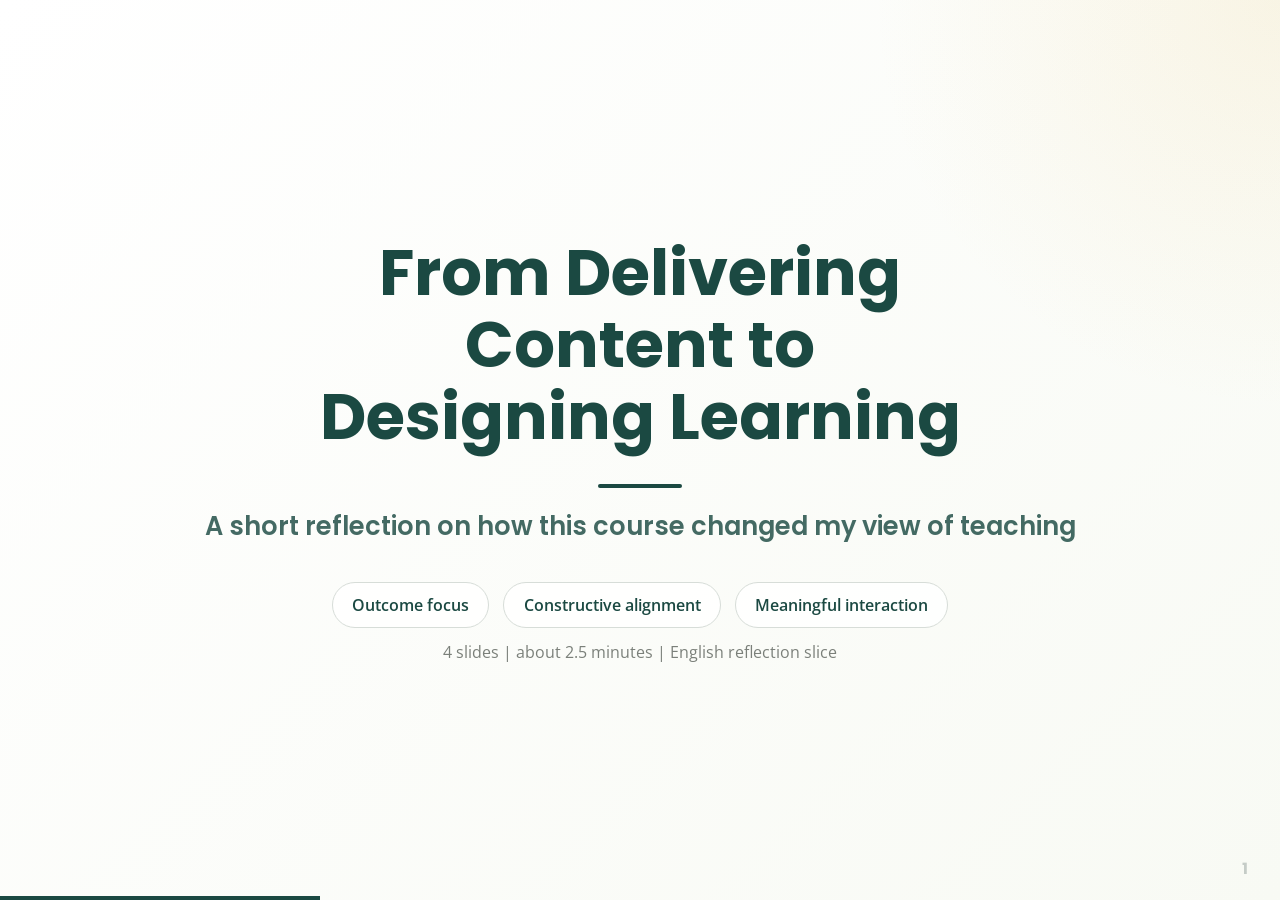
<file: reflection_slice.html>
<!DOCTYPE html>
<html lang="en">
<head>
<meta charset="UTF-8">
<meta name="viewport" content="width=device-width, initial-scale=1.0">
<title>Reflection Slice - Teaching Reflection Slides</title>
<style>
@import url('https://fonts.googleapis.com/css2?family=Open+Sans:wght@400;600;700&family=Poppins:wght@600;700;800&display=swap');

:root {
  --color-primary: #1B4942;
  --color-text: #1A1A2E;
  --color-bg: #FFFFFF;
  --color-bg-alt: #F8FAF4;
  --color-accent-light: #E8F0ED;
  --color-soft: #D7E7E2;
  --color-warm: #D97A54;
  --color-gold: #E9C46A;
  --color-border: #D7DDD8;
  --font-heading: 'Poppins', sans-serif;
  --font-body: 'Open Sans', sans-serif;
}

* {
  margin: 0;
  padding: 0;
  box-sizing: border-box;
}

body {
  font-family: var(--font-body);
  color: var(--color-text);
  background: #000;
  overflow: hidden;
}

.slide {
  width: 100vw;
  height: 100vh;
  display: none;
  flex-direction: column;
  justify-content: center;
  padding: 5vh 10vw;
  background:
    radial-gradient(circle at top right, rgba(233, 196, 106, 0.14), transparent 26%),
    linear-gradient(135deg, var(--color-bg) 0%, var(--color-bg-alt) 100%);
  position: absolute;
  top: 0;
  left: 0;
  opacity: 0;
  transition: opacity 0.35s ease;
}

.slide.active {
  display: flex;
  opacity: 1;
}

.title-slide,
.closing-slide {
  align-items: center;
  text-align: center;
}

.slide-title {
  font-family: var(--font-heading);
  font-size: clamp(2.4rem, 4.2vw, 3.6rem);
  font-weight: 700;
  line-height: 1.12;
  color: var(--color-primary);
  margin-bottom: 1rem;
  max-width: 14ch;
}

.title-slide .slide-title {
  font-size: clamp(2.8rem, 5vw, 4rem);
  max-width: 16ch;
}

.slide-subtitle {
  font-family: var(--font-heading);
  font-size: clamp(1.35rem, 2vw, 1.9rem);
  font-weight: 600;
  color: rgba(27, 73, 66, 0.82);
  margin-bottom: 1rem;
}

.slide-body,
.bullet-list li,
.note-card,
.action-card,
.compare-card,
.quote-box,
.term-card {
  font-size: clamp(1.25rem, 1.8vw, 1.55rem);
  line-height: 1.65;
}

.meta-line {
  font-size: clamp(1rem, 1.2vw, 1.15rem);
  color: #7B807A;
  margin-top: 0.8rem;
}

.title-bar {
  width: 84px;
  height: 4px;
  border-radius: 999px;
  background: var(--color-primary);
  margin: 1rem 0 1.2rem;
}

.rubric-tag {
  display: inline-block;
  font-family: var(--font-heading);
  font-size: 0.78rem;
  font-weight: 700;
  letter-spacing: 0.04em;
  color: #fff;
  padding: 4px 10px;
  border-radius: 4px;
  margin-right: 0.45rem;
  vertical-align: middle;
}

.rubric-tag.content { background: #2A9D8F; }
.rubric-tag.visual { background: #264653; }
.rubric-tag.delivery { background: var(--color-warm); }

.chips {
  display: flex;
  gap: 0.9rem;
  flex-wrap: wrap;
  justify-content: center;
  margin-top: 1.2rem;
}

.chip {
  background: rgba(255, 255, 255, 0.9);
  border: 1px solid var(--color-border);
  border-radius: 999px;
  padding: 0.7rem 1.2rem;
  font-size: clamp(1rem, 1.2vw, 1.15rem);
  font-weight: 600;
  color: var(--color-primary);
}

.two-col {
  display: grid;
  grid-template-columns: 1fr 1fr;
  gap: 1.2rem;
  margin: 1rem 0;
}

.compare-card,
.note-card,
.action-card,
.term-card,
.quote-box {
  background: rgba(255, 255, 255, 0.78);
  border: 1px solid var(--color-border);
  border-radius: 16px;
  padding: 1.2rem 1.35rem;
  box-shadow: 0 10px 28px rgba(17, 24, 39, 0.06);
}

.compare-card {
  min-height: 100%;
}

.compare-card h3,
.note-card h3,
.action-card h3,
.term-card h3 {
  font-family: var(--font-heading);
  font-size: clamp(1.2rem, 1.7vw, 1.55rem);
  color: var(--color-primary);
  margin-bottom: 0.55rem;
}

.compare-card.before {
  border-top: 5px solid #9DAAA2;
}

.compare-card.after {
  border-top: 5px solid var(--color-primary);
}

.bullet-list {
  list-style: none;
  margin: 0.75rem 0 0;
}

.bullet-list li {
  position: relative;
  padding-left: 1.5rem;
  margin-bottom: 0.6rem;
}

.bullet-list li::before {
  content: '';
  width: 0.48rem;
  height: 0.48rem;
  border-radius: 50%;
  background: var(--color-primary);
  position: absolute;
  left: 0;
  top: 0.72em;
  transform: translateY(-50%);
}

.quote-box {
  margin-top: 1rem;
  background: var(--color-accent-light);
  border-left: 6px solid var(--color-primary);
}

.quote-box strong {
  color: var(--color-primary);
}

.alignment-strip {
  display: grid;
  grid-template-columns: repeat(3, 1fr);
  gap: 0.9rem;
  margin: 1rem 0;
}

.term-card {
  text-align: center;
  background: linear-gradient(180deg, #FFFFFF 0%, #F4F8F6 100%);
}

.term-card .term {
  font-family: var(--font-heading);
  font-size: clamp(1.4rem, 2vw, 1.85rem);
  color: var(--color-primary);
  margin-bottom: 0.4rem;
}

.term-card p {
  font-size: clamp(1rem, 1.25vw, 1.1rem);
  color: #495057;
  line-height: 1.5;
}

.term-card.align-good {
  border-top: 5px solid #2A9D8F;
}

.three-col {
  display: grid;
  grid-template-columns: repeat(3, 1fr);
  gap: 0.95rem;
  margin: 1rem 0 0.8rem;
}

.action-card {
  border-top: 5px solid var(--color-primary);
}

.action-card p {
  font-size: clamp(1rem, 1.2vw, 1.08rem);
  color: #4A4F59;
  line-height: 1.55;
}

.big-takeaway {
  font-family: var(--font-heading);
  font-size: clamp(1.55rem, 2.5vw, 2.1rem);
  line-height: 1.45;
  color: var(--color-primary);
  max-width: 42ch;
  margin-top: 1rem;
}

.transition-cue {
  margin-top: auto;
  padding-top: 1rem;
  border-top: 1px solid #E7ECE7;
  font-size: clamp(1.05rem, 1.4vw, 1.25rem);
  color: var(--color-primary);
  font-style: italic;
  font-weight: 600;
}

.transition-cue::before {
  content: '\2192  ';
}

.slide-number {
  position: absolute;
  bottom: 1.2rem;
  right: 2rem;
  font-family: var(--font-heading);
  font-size: 1rem;
  font-weight: 700;
  color: #C5CCC7;
}

.progress-bar {
  position: fixed;
  bottom: 0;
  left: 0;
  height: 4px;
  background: var(--color-primary);
  width: 0;
  z-index: 120;
  transition: width 0.3s ease;
}

.toolbar {
  position: fixed;
  top: 0;
  left: 0;
  right: 0;
  height: 42px;
  background: rgba(27, 73, 66, 0.96);
  display: flex;
  align-items: center;
  padding: 0 1rem;
  gap: 0.5rem;
  transform: translateY(-100%);
  transition: transform 0.25s ease;
  z-index: 200;
}

.toolbar.visible {
  transform: translateY(0);
}

.toolbar button {
  background: rgba(255, 255, 255, 0.15);
  border: 1px solid rgba(255, 255, 255, 0.28);
  color: #fff;
  padding: 4px 12px;
  border-radius: 4px;
  font-size: 0.82rem;
  cursor: pointer;
  font-family: var(--font-body);
}

.toolbar button:hover,
.toolbar button.active {
  background: rgba(255, 255, 255, 0.3);
}

.toolbar .toolbar-label,
.toolbar .slide-info {
  color: rgba(255, 255, 255, 0.86);
  font-size: 0.82rem;
}

.toolbar .toolbar-label {
  margin-left: auto;
}

.save-indicator {
  position: fixed;
  top: 54px;
  right: 20px;
  background: #2A9D8F;
  color: #fff;
  border-radius: 6px;
  padding: 6px 14px;
  font-size: 0.85rem;
  font-weight: 600;
  opacity: 0;
  transition: opacity 0.25s ease;
  z-index: 300;
  pointer-events: none;
}

.save-indicator.show {
  opacity: 1;
}

body.edit-mode [contenteditable="true"]:focus {
  outline: 2px dashed var(--color-primary);
  outline-offset: 3px;
  border-radius: 6px;
}

body.edit-mode [contenteditable="true"]:hover {
  outline: 1px dashed #B9C3BD;
  outline-offset: 3px;
  border-radius: 6px;
}

.notes-panel {
  position: fixed;
  left: 50%;
  bottom: 18px;
  transform: translateX(-50%);
  width: min(980px, 86vw);
  background: rgba(21, 27, 30, 0.94);
  color: #F6F7F8;
  border-radius: 14px;
  padding: 1rem 1.2rem;
  box-shadow: 0 18px 40px rgba(0, 0, 0, 0.3);
  z-index: 180;
  display: none;
}

body.show-notes .notes-panel {
  display: block;
}

.notes-panel .notes-title {
  font-family: var(--font-heading);
  font-size: 0.92rem;
  letter-spacing: 0.04em;
  color: #BBD7CF;
  margin-bottom: 0.45rem;
}

.notes-panel .notes-content {
  font-size: clamp(0.95rem, 1.15vw, 1.05rem);
  line-height: 1.55;
  color: #F1F4F5;
}

.speaker-note {
  display: none;
}

@media (max-width: 920px) {
  .two-col,
  .alignment-strip,
  .three-col {
    grid-template-columns: 1fr;
  }

  .slide {
    padding: 6vh 8vw;
  }
}
</style>
</head>
<body>

<div class="toolbar" id="toolbar">
  <button id="editBtn" onclick="toggleEditMode()">Edit Mode</button>
  <button id="notesBtn" onclick="toggleNotes()">Notes</button>
  <button onclick="saveToCache()">Save to Cache</button>
  <button onclick="loadFromCache()">Load from Cache</button>
  <button onclick="downloadHTML()">Download HTML</button>
  <button onclick="clearCache()">Clear Cache</button>
  <span class="toolbar-label">E edit | N notes | T toolbar</span>
  <span class="slide-info" id="slideInfo"></span>
</div>
<div class="save-indicator" id="saveIndicator">Saved</div>

<div class="slide title-slide active" id="slide1">
  <span class="slide-number">1</span>
  <div class="slide-title" contenteditable="false">From Delivering Content to Designing Learning</div>
  <div class="title-bar"></div>
  <div class="slide-subtitle" contenteditable="false">A short reflection on how this course changed my view of teaching</div>
  <div class="chips">
    <div class="chip" contenteditable="false">Outcome focus</div>
    <div class="chip" contenteditable="false">Constructive alignment</div>
    <div class="chip" contenteditable="false">Meaningful interaction</div>
  </div>
  <p class="meta-line" contenteditable="false">4 slides | about 2.5 minutes | English reflection slice</p>
  <div class="speaker-note">
    In this short reflection, I want to explain one major change in my thinking about teaching. Before this course, I mostly judged teaching by whether content was clearly delivered and whether the task was completed. Now I see teaching more as the design of learning: starting from outcomes, aligning activities and assessment, and making interaction support real thinking.
  </div>
</div>

<div class="slide" id="slide2">
  <span class="slide-number">2</span>
  <div class="slide-title" contenteditable="false">My Main Shift: From Content Delivery to Learning Outcomes</div>
  <p class="slide-body" contenteditable="false">
    <span class="rubric-tag content">REFLECTION</span>
    <span class="rubric-tag visual">OBTL</span>
    This course introduced me to <strong>Outcomes-Based Teaching and Learning</strong>. It pushed me to ask not only what I teach, but what students can actually do by the end.
  </p>
  <div class="two-col">
    <div class="compare-card before" contenteditable="false">
      <h3>Before</h3>
      <ul class="bullet-list">
        <li>I focused on whether the explanation was clear.</li>
        <li>I cared about whether the procedure looked complete.</li>
        <li>I often equated finishing the task with successful teaching.</li>
      </ul>
    </div>
    <div class="compare-card after" contenteditable="false">
      <h3>Now</h3>
      <ul class="bullet-list">
        <li>I start with the intended learning outcomes, or ILOs.</li>
        <li>I ask whether the design supports understanding, not just delivery.</li>
        <li>I see teaching as a process of enabling learning, not displaying content.</li>
      </ul>
    </div>
  </div>
  <div class="quote-box" contenteditable="false">
    <strong>Key realization:</strong> Completing a teaching task does not automatically mean that learning has happened.
  </div>
  <div class="transition-cue" contenteditable="false">That shift also made me notice a weakness in my own design habits.</div>
  <div class="speaker-note">
    The biggest change for me came from OBTL. Before the course, I paid more attention to content delivery. I wanted the explanation to be smooth, the structure to be complete, and the task to be finished. After learning about OBTL, I began to focus on intended learning outcomes. The important question is no longer only what I present, but what students are able to understand, apply, or reflect on after the lesson.
  </div>
</div>

<div class="slide" id="slide3">
  <span class="slide-number">3</span>
  <div class="slide-title" contenteditable="false">What I Noticed: Execution Mindset and Misalignment</div>
  <p class="slide-body" contenteditable="false">
    <span class="rubric-tag content">ALIGNMENT</span>
    <span class="rubric-tag delivery">SELF-CRITIQUE</span>
    In practice, I often worked from the content outward. I concentrated on progress and presentation, but reflected less on whether the design truly served the learning goal.
  </p>
  <div class="alignment-strip">
    <div class="term-card align-good" contenteditable="false">
      <div class="term">ILOs</div>
      <h3>Outcomes</h3>
      <p>What learners should know or be able to do.</p>
    </div>
    <div class="term-card align-good" contenteditable="false">
      <div class="term">TLAs</div>
      <h3>Activities</h3>
      <p>What learners do in order to reach those outcomes.</p>
    </div>
    <div class="term-card align-good" contenteditable="false">
      <div class="term">AMs</div>
      <h3>Assessment</h3>
      <p>How learning is checked and made visible.</p>
    </div>
  </div>
  <div class="note-card" contenteditable="false">
    <h3>My problem</h3>
    I was usually planning from <strong>content presentation</strong>, not from the alignment among <strong>ILOs, TLAs, and AMs</strong>. That meant some classroom choices looked organized, but were not fully connected to the learning outcome.
  </div>
  <div class="transition-cue" contenteditable="false">A clear example of this was how I originally understood classroom interaction.</div>
  <div class="speaker-note">
    This new perspective also helped me recognize a problem in my own approach. I tend to be execution-driven. I think about how to move the task forward, how to meet the requirement, and how to present the content. But I do not always stop and ask whether my activities and assessment are aligned with the intended learning outcome. In other words, I can produce a well-organized task without achieving constructive alignment.
  </div>
</div>

<div class="slide closing-slide" id="slide4">
  <span class="slide-number">4</span>
  <div class="slide-title" contenteditable="false">What I Will Change in Future Teaching</div>
  <p class="slide-body" contenteditable="false">
    <span class="rubric-tag content">ACTION</span>
    <span class="rubric-tag visual">INTERACTION</span>
    During our presentation design, I realized that a <strong>demo is not the same as a learning activity</strong>. A demo may simplify content, but students can still remain passive.
  </p>
  <div class="three-col">
    <div class="action-card" contenteditable="false">
      <h3>1. Start with ILOs</h3>
      <p>Define what students should achieve before planning content or materials.</p>
    </div>
    <div class="action-card" contenteditable="false">
      <h3>2. Align the design</h3>
      <p>Choose activities and assessment methods that directly support the intended outcome.</p>
    </div>
    <div class="action-card" contenteditable="false">
      <h3>3. Redesign interaction</h3>
      <p>Use question-driven tasks, discussion, or online tools so students make judgments rather than only watch.</p>
    </div>
  </div>
  <div class="quote-box" contenteditable="false">
    <strong>Takeaway:</strong> The value of interaction is not that it makes class look active. It matters only when it genuinely pushes students to think and learn.
  </div>
  <div class="big-takeaway" contenteditable="false">
    For me, the course changed teaching from a task of explaining content into a process of intentionally designing learning.
  </div>
  <div class="speaker-note">
    The final lesson for me concerns interaction. In our presentation design, we used a simplified demo because many classmates might not have a coding background. That choice lowered the barrier, but after reflecting on it, I realized that demo does not equal learning activity. Watching is still mostly passive. In future teaching, I want to begin with ILOs, align activities and assessment, and design interaction that requires students to judge, discuss, or decide. For me, this course changed teaching from explaining content to intentionally designing learning.
  </div>
</div>

<div class="notes-panel" id="notesPanel">
  <div class="notes-title">SPEAKER NOTES</div>
  <div class="notes-content" id="notesContent"></div>
</div>

<div class="progress-bar" id="progressBar"></div>

<script>
let current = 0;
let editMode = false;
let toolbarVisible = false;
let notesVisible = false;

const cacheKey = 'reflection_slice_html_cache_v1';
const cacheTsKey = 'reflection_slice_html_cache_ts_v1';
const slides = document.querySelectorAll('.slide');
const total = slides.length;
const progressBar = document.getElementById('progressBar');
const slideInfo = document.getElementById('slideInfo');
const toolbar = document.getElementById('toolbar');
const editBtn = document.getElementById('editBtn');
const notesBtn = document.getElementById('notesBtn');
const saveIndicator = document.getElementById('saveIndicator');
const notesContent = document.getElementById('notesContent');

function updateNotes() {
  const note = slides[current].querySelector('.speaker-note');
  notesContent.textContent = note ? note.textContent.trim() : 'No notes for this slide.';
}

function showSlide(n) {
  if (n < 0 || n >= total) return;
  slides[current].classList.remove('active');
  current = n;
  slides[current].classList.add('active');
  progressBar.style.width = ((current + 1) / total * 100) + '%';
  slideInfo.textContent = (current + 1) + ' / ' + total;
  updateNotes();
}

function toggleToolbar() {
  toolbarVisible = !toolbarVisible;
  toolbar.classList.toggle('visible', toolbarVisible);
}

function toggleEditMode() {
  editMode = !editMode;
  document.body.classList.toggle('edit-mode', editMode);
  editBtn.classList.toggle('active', editMode);
  document.querySelectorAll('[contenteditable]').forEach((el) => {
    el.contentEditable = editMode ? 'true' : 'false';
  });
}

function toggleNotes() {
  notesVisible = !notesVisible;
  document.body.classList.toggle('show-notes', notesVisible);
  notesBtn.classList.toggle('active', notesVisible);
  updateNotes();
}

function showSaveIndicator(message) {
  saveIndicator.textContent = message;
  saveIndicator.classList.add('show');
  setTimeout(() => saveIndicator.classList.remove('show'), 1800);
}

function saveToCache() {
  try {
    localStorage.setItem(cacheKey, document.documentElement.outerHTML);
    localStorage.setItem(cacheTsKey, new Date().toISOString());
    showSaveIndicator('Saved to cache');
  } catch (error) {
    showSaveIndicator('Save failed');
  }
}

function loadFromCache() {
  const saved = localStorage.getItem(cacheKey);
  const timestamp = localStorage.getItem(cacheTsKey);
  if (!saved) {
    showSaveIndicator('No cache found');
    return;
  }
  if (confirm('Load saved version from ' + (timestamp || 'cache') + '? Current edits will be lost.')) {
    document.open();
    document.write(saved);
    document.close();
  }
}

function clearCache() {
  if (confirm('Clear cached slide data?')) {
    localStorage.removeItem(cacheKey);
    localStorage.removeItem(cacheTsKey);
    showSaveIndicator('Cache cleared');
  }
}

function downloadHTML() {
  const content = '<!DOCTYPE html>\n' + document.documentElement.outerHTML;
  const blob = new Blob([content], { type: 'text/html' });
  const link = document.createElement('a');
  link.href = URL.createObjectURL(blob);
  link.download = 'reflection_slice_edited_' + new Date().toISOString().slice(0, 10) + '.html';
  link.click();
  URL.revokeObjectURL(link.href);
  showSaveIndicator('Downloaded');
}

document.addEventListener('keydown', (event) => {
  if (editMode && event.key !== 'Escape' && event.key !== 'F5') return;

  switch (event.key) {
    case 'ArrowRight':
    case ' ':
      event.preventDefault();
      showSlide(current + 1);
      break;
    case 'ArrowLeft':
      event.preventDefault();
      showSlide(current - 1);
      break;
    case 'Home':
      event.preventDefault();
      showSlide(0);
      break;
    case 'End':
      event.preventDefault();
      showSlide(total - 1);
      break;
    case 'e':
    case 'E':
      event.preventDefault();
      toggleEditMode();
      break;
    case 't':
    case 'T':
      event.preventDefault();
      toggleToolbar();
      break;
    case 'n':
    case 'N':
      event.preventDefault();
      toggleNotes();
      break;
    case 'Escape':
      if (editMode) toggleEditMode();
      break;
  }
});

document.addEventListener('click', (event) => {
  if (editMode) return;
  if (event.target.closest('.toolbar') || event.target.closest('button')) return;
  if (notesVisible && event.target.closest('.notes-panel')) return;

  if (event.clientX > window.innerWidth * 0.6) showSlide(current + 1);
  if (event.clientX < window.innerWidth * 0.4) showSlide(current - 1);
});

showSlide(0);
</script>

</body>
</html>
</file>
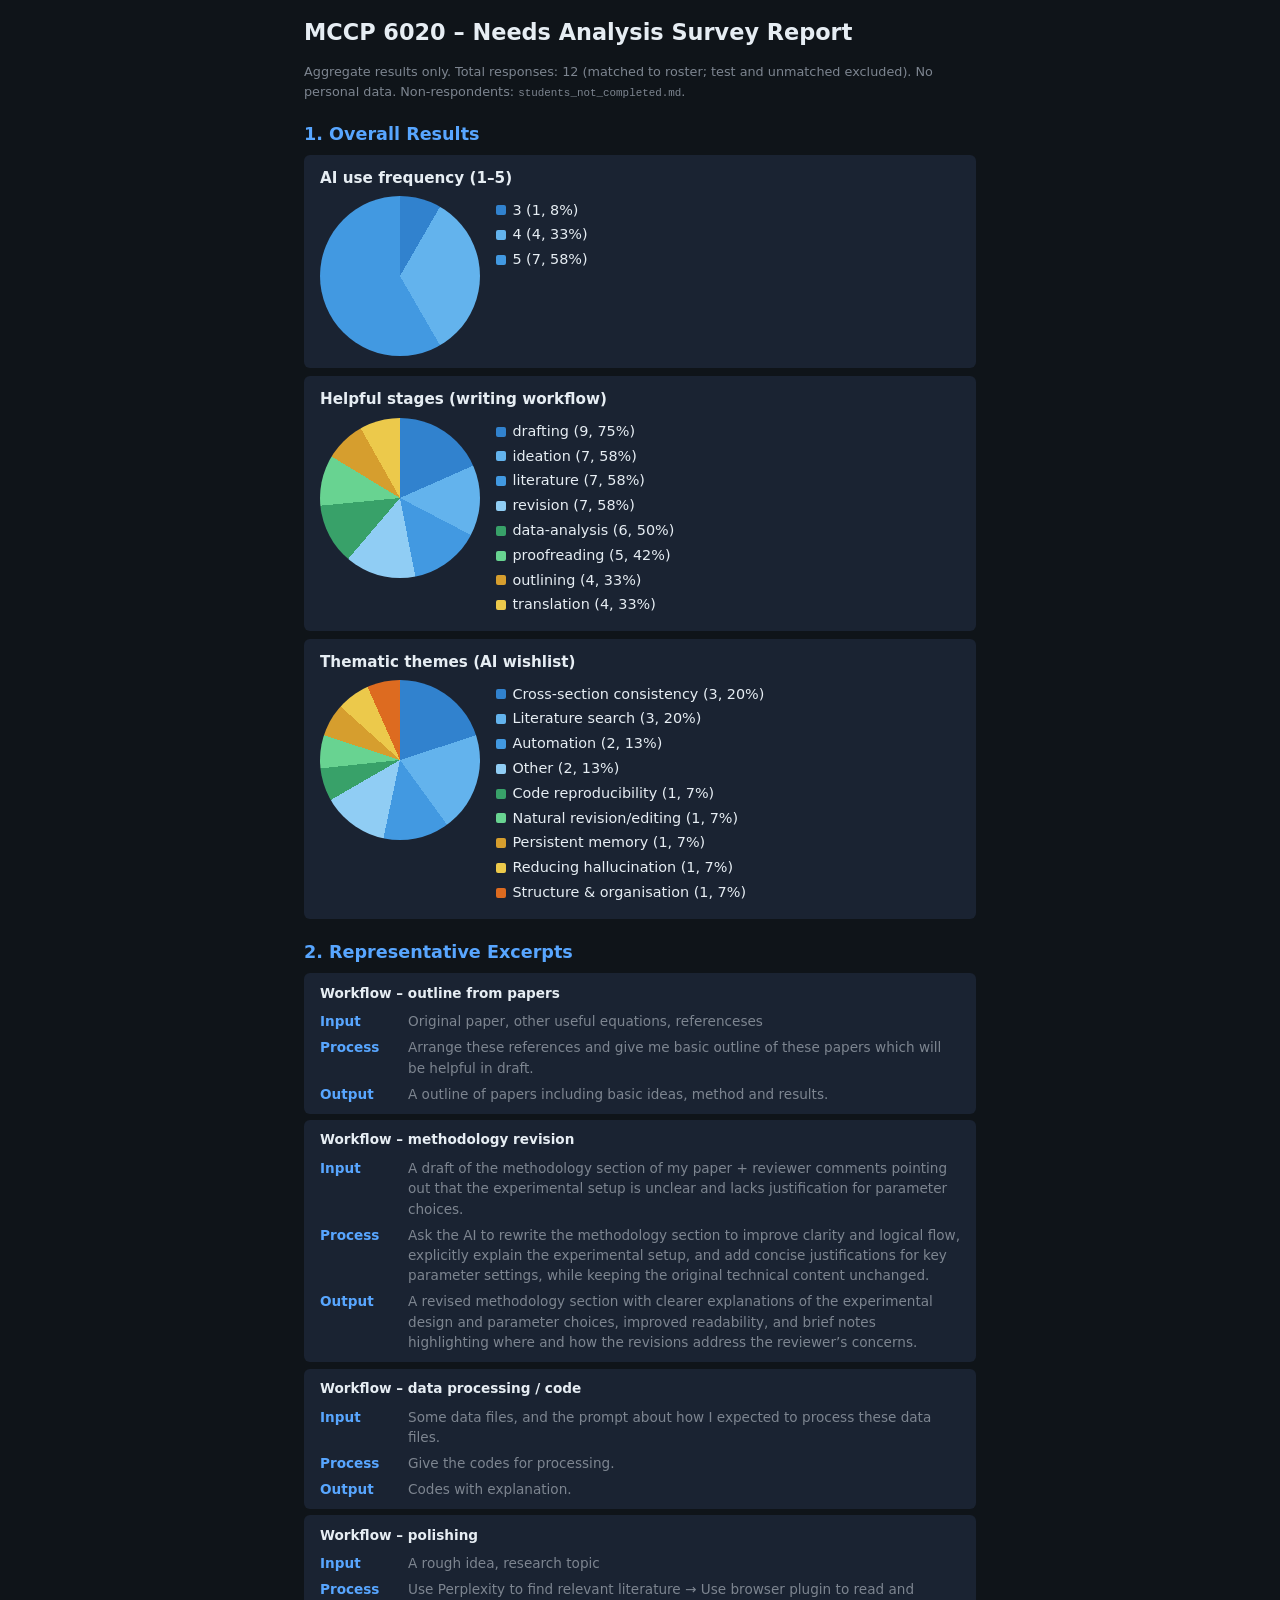
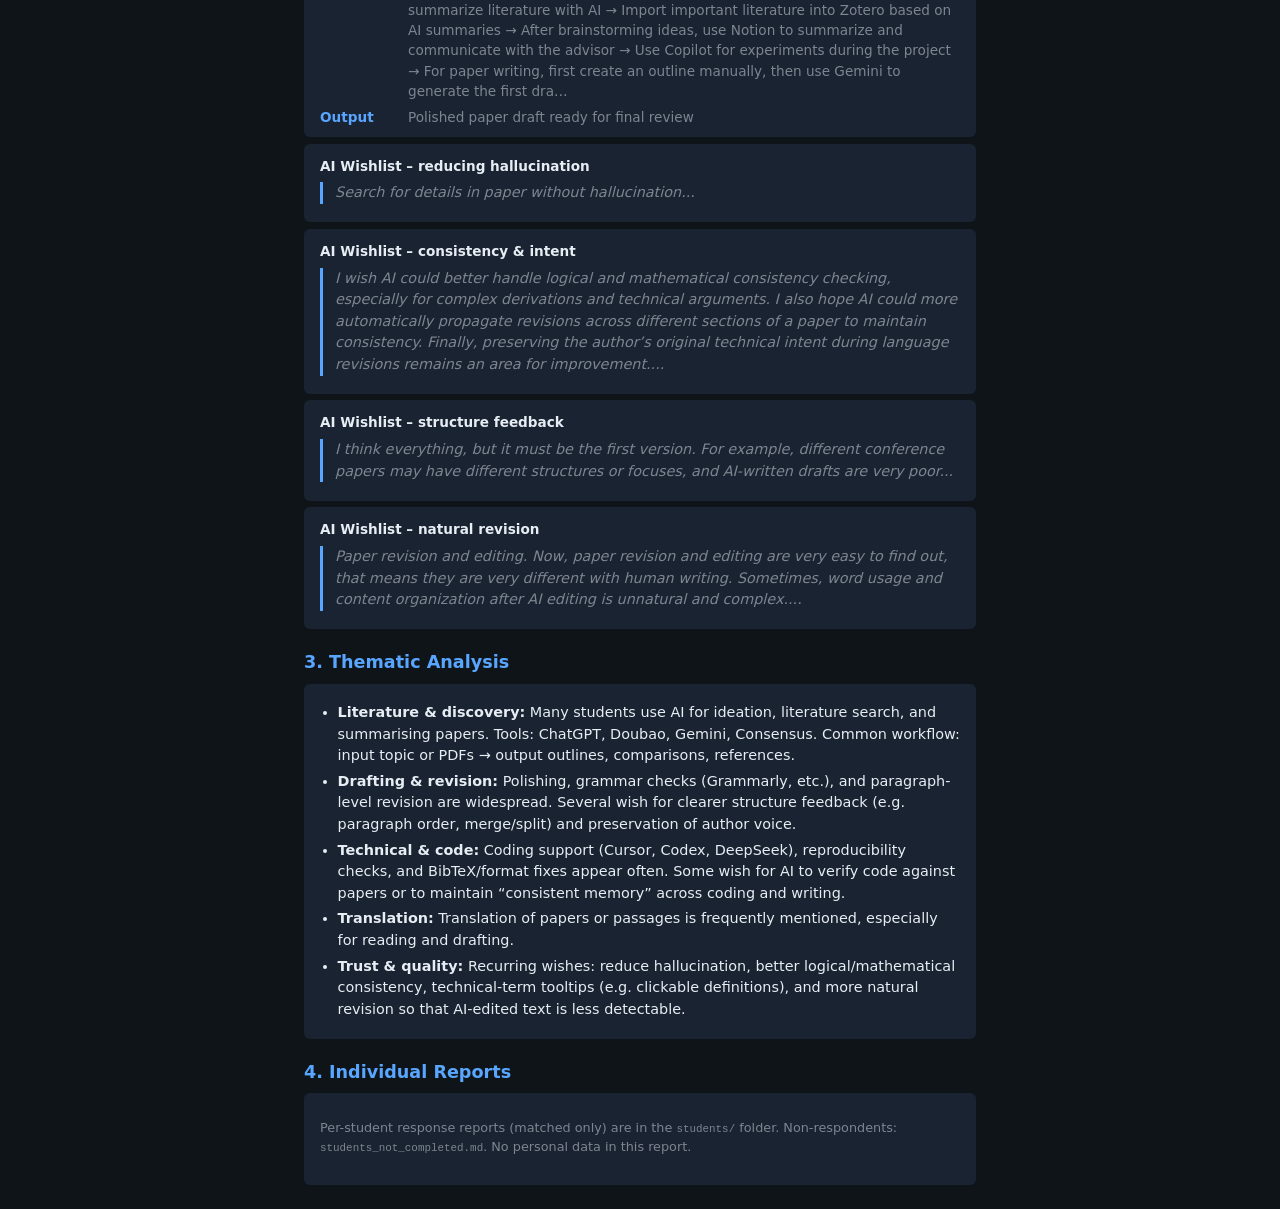
<file: report.html>
<!DOCTYPE html>
<html lang="en">
<head>
<meta charset="utf-8">
<meta name="viewport" content="width=device-width,initial-scale=1">
<title>MCCP 6020 – Needs Analysis Survey Report</title>
<style>
:root { --bg: #0f1419; --surface: #1a2332; --text: #e6edf3; --muted: #7d8590; --accent: #58a6ff; --accent2: #3fb950; }
* { box-sizing: border-box; }
body { font-family: 'Segoe UI', system-ui, sans-serif; background: var(--bg); color: var(--text); line-height: 1.5; margin: 0; padding: 1rem; }
.container { max-width: 720px; margin: 0 auto; padding: 0 1.5rem; }
h1 { font-size: 1.4rem; margin: 0 0 0.5rem 0; }
h2 { font-size: 1.1rem; margin: 1.25rem 0 0.5rem 0; color: var(--accent); }
h3 { font-size: 0.95rem; margin: 0 0 0.4rem 0; }
.card { background: var(--surface); border-radius: 6px; padding: 0.75rem 1rem; margin: 0.5rem 0; }
.pie-card { padding: 0.75rem 1rem; }
.pie-wrap { display: flex; flex-wrap: wrap; align-items: flex-start; gap: 1rem; }
.pie { width: 160px; height: 160px; border-radius: 50%; flex-shrink: 0; }
.pie-legend { list-style: none; padding: 0; margin: 0; font-size: 0.8rem; }
.pie-legend li { display: flex; align-items: center; gap: 0.4rem; margin: 0.2rem 0; }
.swatch { width: 10px; height: 10px; border-radius: 2px; flex-shrink: 0; }
blockquote { border-left: 3px solid var(--accent); margin: 0.4rem 0; padding-left: 0.75rem; color: var(--muted); font-size: 0.9rem; font-style: italic; }
ul { padding-left: 1.1rem; margin: 0.4rem 0; }
li { margin: 0.25rem 0; font-size: 0.9rem; }
.excerpt { font-size: 0.85rem; margin: 0.4rem 0; }
.iop-excerpt { padding: 0.6rem 1rem; }
.iop { display: grid; grid-template-columns: auto 1fr; gap: 0.35rem 1rem; margin: 0.5rem 0 0 0; font-size: 0.85rem; }
.iop dt { color: var(--accent); font-weight: 600; min-width: 4.5rem; }
.iop dd { margin: 0; color: var(--muted); white-space: pre-wrap; }
.muted { font-size: 0.8rem; color: var(--muted); margin-bottom: 1rem; }
code { font-family: ui-monospace, monospace; font-size: 0.85em; }
</style>
</head>
<body>
<div class="container">
<h1>MCCP 6020 – Needs Analysis Survey Report</h1>
<p class="muted">Aggregate results only. Total responses: 12 (matched to roster; test and unmatched excluded). No personal data. Non-respondents: <code>students_not_completed.md</code>.</p>

<h2>1. Overall Results</h2>
<div class='card pie-card'>
<h3>AI use frequency (1–5)</h3>
<div class='pie-wrap'>
  <div class='pie' style='background: conic-gradient(#3182ce 0% 8.333333333333334%, #63b3ed 8.333333333333334% 41.66666666666667%, #4299e1 41.66666666666667% 100.0%);'></div>
  <ul class='pie-legend'><li><span class='swatch' style='background:#3182ce'></span> 3 (1, 8%)</li><li><span class='swatch' style='background:#63b3ed'></span> 4 (4, 33%)</li><li><span class='swatch' style='background:#4299e1'></span> 5 (7, 58%)</li></ul>
</div>
</div>
<div class='card pie-card'>
<h3>Helpful stages (writing workflow)</h3>
<div class='pie-wrap'>
  <div class='pie' style='background: conic-gradient(#3182ce 0% 18.367346938775512%, #63b3ed 18.367346938775512% 32.6530612244898%, #4299e1 32.6530612244898% 46.93877551020408%, #90cdf4 46.93877551020408% 61.224489795918366%, #38a169 61.224489795918366% 73.46938775510203%, #68d391 73.46938775510203% 83.67346938775509%, #d69e2e 83.67346938775509% 91.83673469387755%, #ecc94b 91.83673469387755% 100.0%);'></div>
  <ul class='pie-legend'><li><span class='swatch' style='background:#3182ce'></span> drafting (9, 75%)</li><li><span class='swatch' style='background:#63b3ed'></span> ideation (7, 58%)</li><li><span class='swatch' style='background:#4299e1'></span> literature (7, 58%)</li><li><span class='swatch' style='background:#90cdf4'></span> revision (7, 58%)</li><li><span class='swatch' style='background:#38a169'></span> data-analysis (6, 50%)</li><li><span class='swatch' style='background:#68d391'></span> proofreading (5, 42%)</li><li><span class='swatch' style='background:#d69e2e'></span> outlining (4, 33%)</li><li><span class='swatch' style='background:#ecc94b'></span> translation (4, 33%)</li></ul>
</div>
</div>
<div class='card pie-card'>
<h3>Thematic themes (AI wishlist)</h3>
<div class='pie-wrap'>
  <div class='pie' style='background: conic-gradient(#3182ce 0% 20.0%, #63b3ed 20.0% 40.0%, #4299e1 40.0% 53.333333333333336%, #90cdf4 53.333333333333336% 66.66666666666667%, #38a169 66.66666666666667% 73.33333333333334%, #68d391 73.33333333333334% 80.00000000000001%, #d69e2e 80.00000000000001% 86.66666666666669%, #ecc94b 86.66666666666669% 93.33333333333336%, #dd6b20 93.33333333333336% 100.00000000000003%);'></div>
  <ul class='pie-legend'><li><span class='swatch' style='background:#3182ce'></span> Cross-section consistency (3, 20%)</li><li><span class='swatch' style='background:#63b3ed'></span> Literature search (3, 20%)</li><li><span class='swatch' style='background:#4299e1'></span> Automation (2, 13%)</li><li><span class='swatch' style='background:#90cdf4'></span> Other (2, 13%)</li><li><span class='swatch' style='background:#38a169'></span> Code reproducibility (1, 7%)</li><li><span class='swatch' style='background:#68d391'></span> Natural revision/editing (1, 7%)</li><li><span class='swatch' style='background:#d69e2e'></span> Persistent memory (1, 7%)</li><li><span class='swatch' style='background:#ecc94b'></span> Reducing hallucination (1, 7%)</li><li><span class='swatch' style='background:#dd6b20'></span> Structure & organisation (1, 7%)</li></ul>
</div>
</div>
<h2>2. Representative Excerpts</h2>
<div class="card excerpt iop-excerpt"><strong>Workflow – outline from papers</strong>
<dl class="iop">
<dt>Input</dt><dd>Original paper, other useful equations, referenceses</dd>
<dt>Process</dt><dd>Arrange these references and give me basic outline of these papers which will be helpful in draft.</dd>
<dt>Output</dt><dd>A outline of papers including basic ideas, method and results.</dd>
</dl></div>
<div class="card excerpt iop-excerpt"><strong>Workflow – methodology revision</strong>
<dl class="iop">
<dt>Input</dt><dd>A draft of the methodology section of my paper + reviewer comments pointing out that the experimental setup is unclear and lacks justification for parameter choices.</dd>
<dt>Process</dt><dd>Ask the AI to rewrite the methodology section to improve clarity and logical flow, explicitly explain the experimental setup, and add concise justifications for key parameter settings, while keeping the original technical content unchanged.</dd>
<dt>Output</dt><dd>A revised methodology section with clearer explanations of the experimental design and parameter choices, improved readability, and brief notes highlighting where and how the revisions address the reviewer’s concerns.</dd>
</dl></div>
<div class="card excerpt iop-excerpt"><strong>Workflow – data processing / code</strong>
<dl class="iop">
<dt>Input</dt><dd>Some data files, and the prompt about how I expected to process these data files.</dd>
<dt>Process</dt><dd>Give the codes for processing.</dd>
<dt>Output</dt><dd>Codes with explanation.</dd>
</dl></div>
<div class="card excerpt iop-excerpt"><strong>Workflow – polishing</strong>
<dl class="iop">
<dt>Input</dt><dd>A rough idea, research topic</dd>
<dt>Process</dt><dd>Use Perplexity to find relevant literature → Use browser plugin to read and summarize literature with AI → Import important literature into Zotero based on AI summaries → After brainstorming ideas, use Notion to summarize and communicate with the advisor → Use Copilot for experiments during the project → For paper writing, first create an outline manually, then use Gemini to generate the first dra…</dd>
<dt>Output</dt><dd>Polished paper draft ready for final review</dd>
</dl></div>
<div class='card excerpt'><strong>AI Wishlist – reducing hallucination</strong><blockquote>Search for details in paper without hallucination...</blockquote></div>
<div class='card excerpt'><strong>AI Wishlist – consistency & intent</strong><blockquote>I wish AI could better handle logical and mathematical consistency checking, especially for complex derivations and technical arguments. I also hope AI could more automatically propagate revisions across different sections of a paper to maintain consistency. Finally, preserving the author’s original technical intent during language revisions remains an area for improvement....</blockquote></div>
<div class='card excerpt'><strong>AI Wishlist – structure feedback</strong><blockquote>I think everything, but it must be the first version. For example, different conference papers may have different structures or focuses, and AI-written drafts are very poor...</blockquote></div>
<div class='card excerpt'><strong>AI Wishlist – natural revision</strong><blockquote>Paper revision and editing. Now, paper revision and editing are very easy to find out, that means they are very different with human writing. Sometimes, word usage and content organization after AI editing is unnatural and complex....</blockquote></div>
<h2>3. Thematic Analysis</h2><div class='card'>

<ul>
<li><strong>Literature & discovery:</strong> Many students use AI for ideation, literature search, and summarising papers. 
Tools: ChatGPT, Doubao, Gemini, Consensus. Common workflow: input topic or PDFs → output outlines, comparisons, references.</li>
<li><strong>Drafting & revision:</strong> Polishing, grammar checks (Grammarly, etc.), and paragraph-level revision are widespread. 
Several wish for clearer structure feedback (e.g. paragraph order, merge/split) and preservation of author voice.</li>
<li><strong>Technical & code:</strong> Coding support (Cursor, Codex, DeepSeek), reproducibility checks, and BibTeX/format fixes 
appear often. Some wish for AI to verify code against papers or to maintain “consistent memory” across coding and writing.</li>
<li><strong>Translation:</strong> Translation of papers or passages is frequently mentioned, especially for reading and drafting.</li>
<li><strong>Trust & quality:</strong> Recurring wishes: reduce hallucination, better logical/mathematical consistency, 
technical-term tooltips (e.g. clickable definitions), and more natural revision so that AI-edited text is less detectable.</li>
</ul>
</div>
<h2>4. Individual Reports</h2><div class='card'><p class='muted'>Per-student response reports (matched only) are in the <code>students/</code> folder. Non-respondents: <code>students_not_completed.md</code>. No personal data in this report.</p></div></div></body></html>
</file>
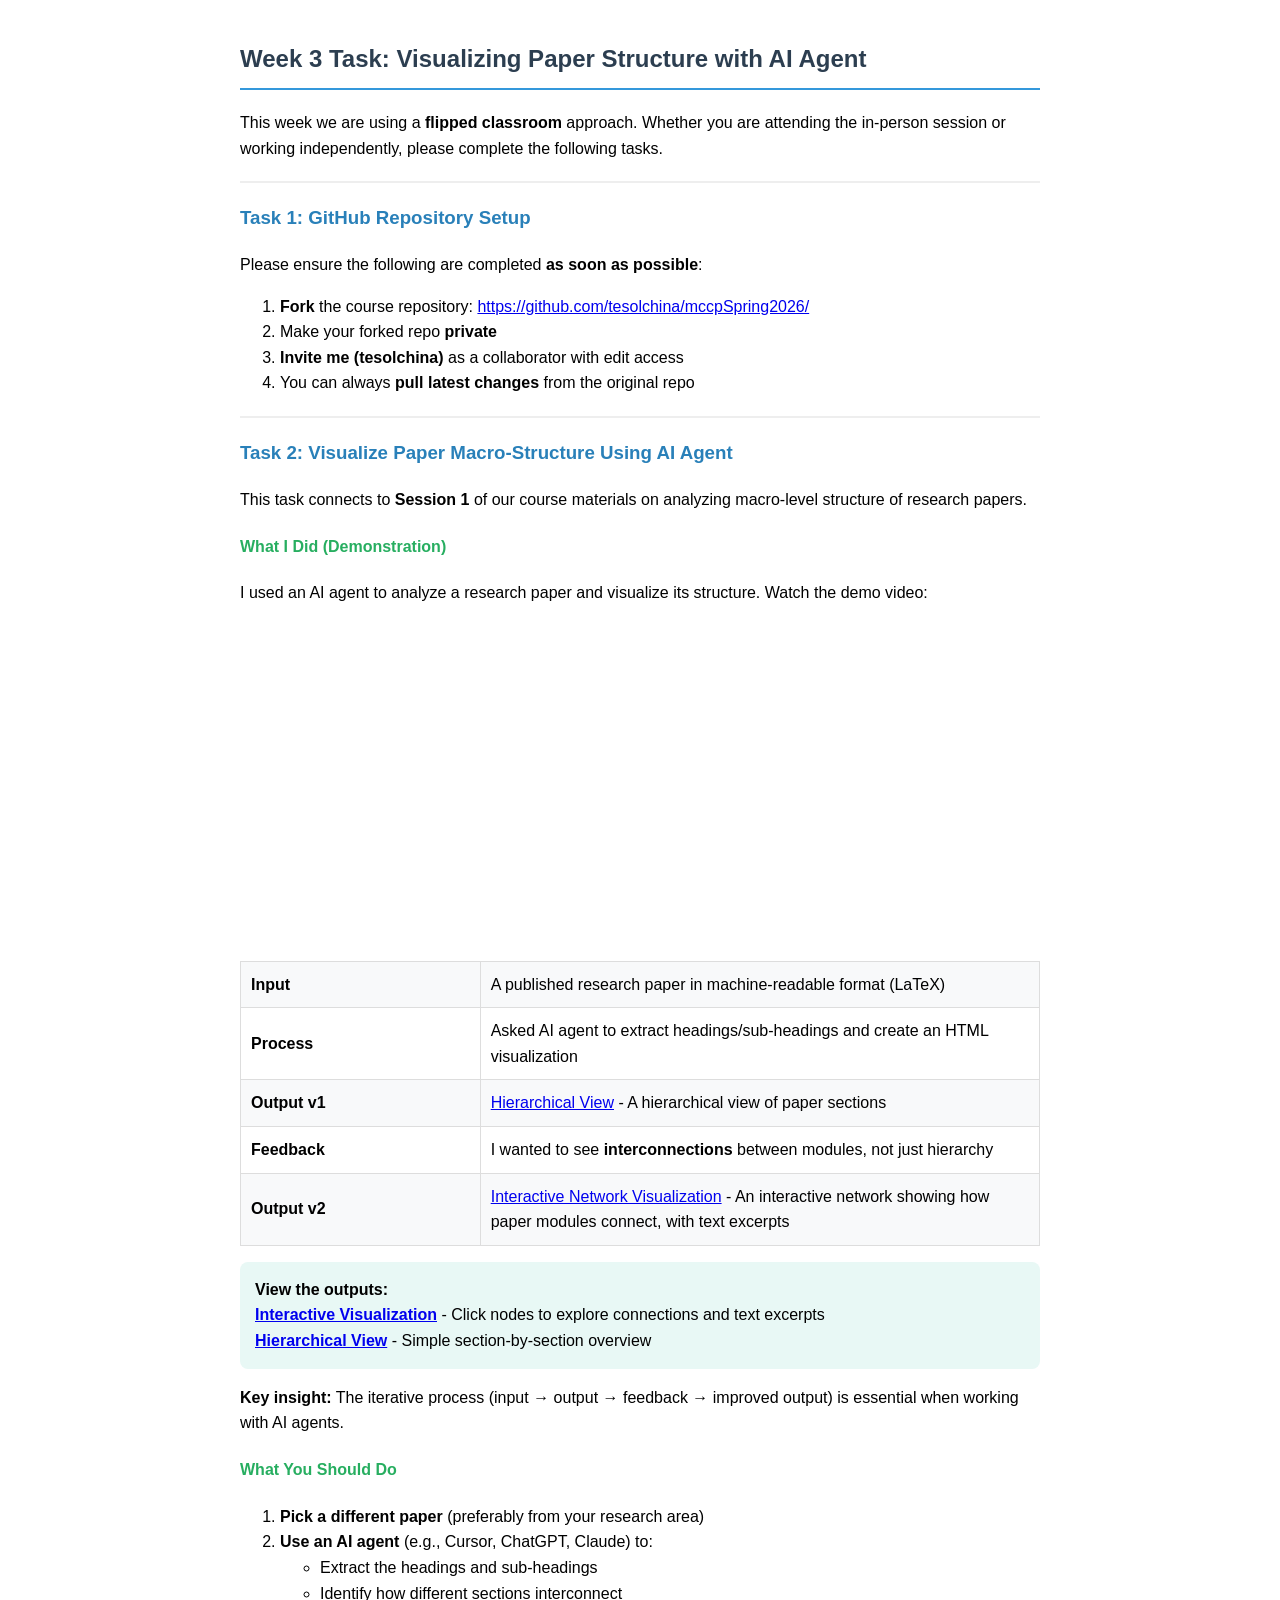
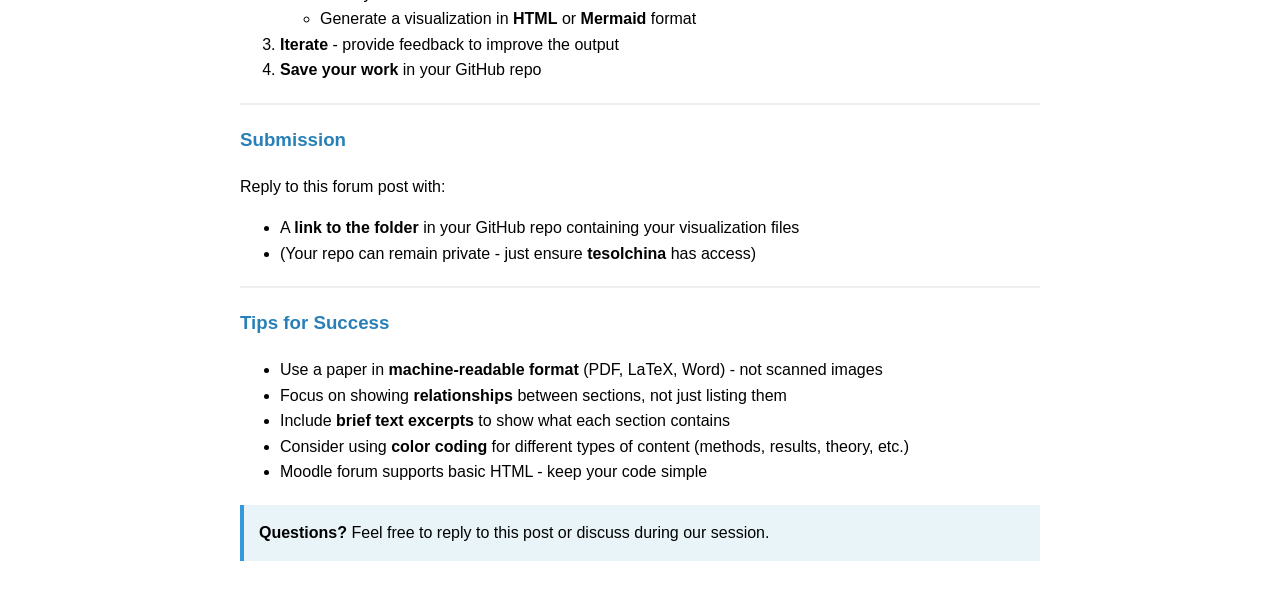
<file: moodle/week3_post.html>
<!DOCTYPE html>
<html lang="en">
<head>
    <meta charset="UTF-8">
    <title>Week 3 Task: Visualizing Paper Structure with AI Agent</title>
</head>
<body style="font-family: Arial, sans-serif; line-height: 1.6; max-width: 800px; margin: 0 auto; padding: 20px;">

<h2 style="color: #2c3e50; border-bottom: 2px solid #3498db; padding-bottom: 10px;">Week 3 Task: Visualizing Paper Structure with AI Agent</h2>

<p>This week we are using a <b>flipped classroom</b> approach. Whether you are attending the in-person session or working independently, please complete the following tasks.</p>

<hr style="border: 1px solid #eee; margin: 20px 0;">

<h3 style="color: #2980b9;">Task 1: GitHub Repository Setup</h3>

<p>Please ensure the following are completed <b>as soon as possible</b>:</p>

<ol>
    <li><b>Fork</b> the course repository: <a href="https://github.com/tesolchina/mccpSpring2026/" target="_blank">https://github.com/tesolchina/mccpSpring2026/</a></li>
    <li>Make your forked repo <b>private</b></li>
    <li><b>Invite me (tesolchina)</b> as a collaborator with edit access</li>
    <li>You can always <b>pull latest changes</b> from the original repo</li>
</ol>

<hr style="border: 1px solid #eee; margin: 20px 0;">

<h3 style="color: #2980b9;">Task 2: Visualize Paper Macro-Structure Using AI Agent</h3>

<p>This task connects to <b>Session 1</b> of our course materials on analyzing macro-level structure of research papers.</p>

<h4 style="color: #27ae60;">What I Did (Demonstration)</h4>

<p>I used an AI agent to analyze a research paper and visualize its structure. Watch the demo video:</p>

<p style="text-align: center;">
<iframe width="560" height="315" src="https://www.youtube.com/embed/peuKOCkOhDY" title="Demo: Visualizing Paper Structure with AI Agent" frameborder="0" allow="accelerometer; autoplay; clipboard-write; encrypted-media; gyroscope; picture-in-picture" allowfullscreen></iframe>
</p>

<table style="border-collapse: collapse; width: 100%; margin: 15px 0;">
    <tr style="background: #f8f9fa;">
        <td style="border: 1px solid #ddd; padding: 10px; width: 30%;"><b>Input</b></td>
        <td style="border: 1px solid #ddd; padding: 10px;">A published research paper in machine-readable format (LaTeX)</td>
    </tr>
    <tr>
        <td style="border: 1px solid #ddd; padding: 10px;"><b>Process</b></td>
        <td style="border: 1px solid #ddd; padding: 10px;">Asked AI agent to extract headings/sub-headings and create an HTML visualization</td>
    </tr>
    <tr style="background: #f8f9fa;">
        <td style="border: 1px solid #ddd; padding: 10px;"><b>Output v1</b></td>
        <td style="border: 1px solid #ddd; padding: 10px;"><a href="https://tesolchina.github.io/mccpSpring2026/moodle/task3.1/visual.html" target="_blank">Hierarchical View</a> - A hierarchical view of paper sections</td>
    </tr>
    <tr>
        <td style="border: 1px solid #ddd; padding: 10px;"><b>Feedback</b></td>
        <td style="border: 1px solid #ddd; padding: 10px;">I wanted to see <b>interconnections</b> between modules, not just hierarchy</td>
    </tr>
    <tr style="background: #f8f9fa;">
        <td style="border: 1px solid #ddd; padding: 10px;"><b>Output v2</b></td>
        <td style="border: 1px solid #ddd; padding: 10px;"><a href="https://tesolchina.github.io/mccpSpring2026/moodle/task3.1/visual_interconnection_text.html" target="_blank">Interactive Network Visualization</a> - An interactive network showing how paper modules connect, with text excerpts</td>
    </tr>
</table>

<p style="background: #e8f8f5; padding: 15px; border-radius: 8px;">
<b>View the outputs:</b><br>
<a href="https://tesolchina.github.io/mccpSpring2026/moodle/task3.1/visual_interconnection_text.html" target="_blank"><b>Interactive Visualization</b></a> - Click nodes to explore connections and text excerpts<br>
<a href="https://tesolchina.github.io/mccpSpring2026/moodle/task3.1/visual.html" target="_blank"><b>Hierarchical View</b></a> - Simple section-by-section overview
</p>

<p><b>Key insight:</b> The iterative process (input → output → feedback → improved output) is essential when working with AI agents.</p>

<h4 style="color: #27ae60;">What You Should Do</h4>

<ol>
    <li><b>Pick a different paper</b> (preferably from your research area)</li>
    <li><b>Use an AI agent</b> (e.g., Cursor, ChatGPT, Claude) to:
        <ul>
            <li>Extract the headings and sub-headings</li>
            <li>Identify how different sections interconnect</li>
            <li>Generate a visualization in <b>HTML</b> or <b>Mermaid</b> format</li>
        </ul>
    </li>
    <li><b>Iterate</b> - provide feedback to improve the output</li>
    <li><b>Save your work</b> in your GitHub repo</li>
</ol>

<hr style="border: 1px solid #eee; margin: 20px 0;">

<h3 style="color: #2980b9;">Submission</h3>

<p>Reply to this forum post with:</p>

<ul>
    <li>A <b>link to the folder</b> in your GitHub repo containing your visualization files</li>
    <li>(Your repo can remain private - just ensure <b>tesolchina</b> has access)</li>
</ul>

<hr style="border: 1px solid #eee; margin: 20px 0;">

<h3 style="color: #2980b9;">Tips for Success</h3>

<ul>
    <li>Use a paper in <b>machine-readable format</b> (PDF, LaTeX, Word) - not scanned images</li>
    <li>Focus on showing <b>relationships</b> between sections, not just listing them</li>
    <li>Include <b>brief text excerpts</b> to show what each section contains</li>
    <li>Consider using <b>color coding</b> for different types of content (methods, results, theory, etc.)</li>
    <li>Moodle forum supports basic HTML - keep your code simple</li>
</ul>

<p style="background: #e8f4f8; padding: 15px; border-left: 4px solid #3498db; margin-top: 20px;">
<b>Questions?</b> Feel free to reply to this post or discuss during our session.
</p>

</body>
</html>
</file>
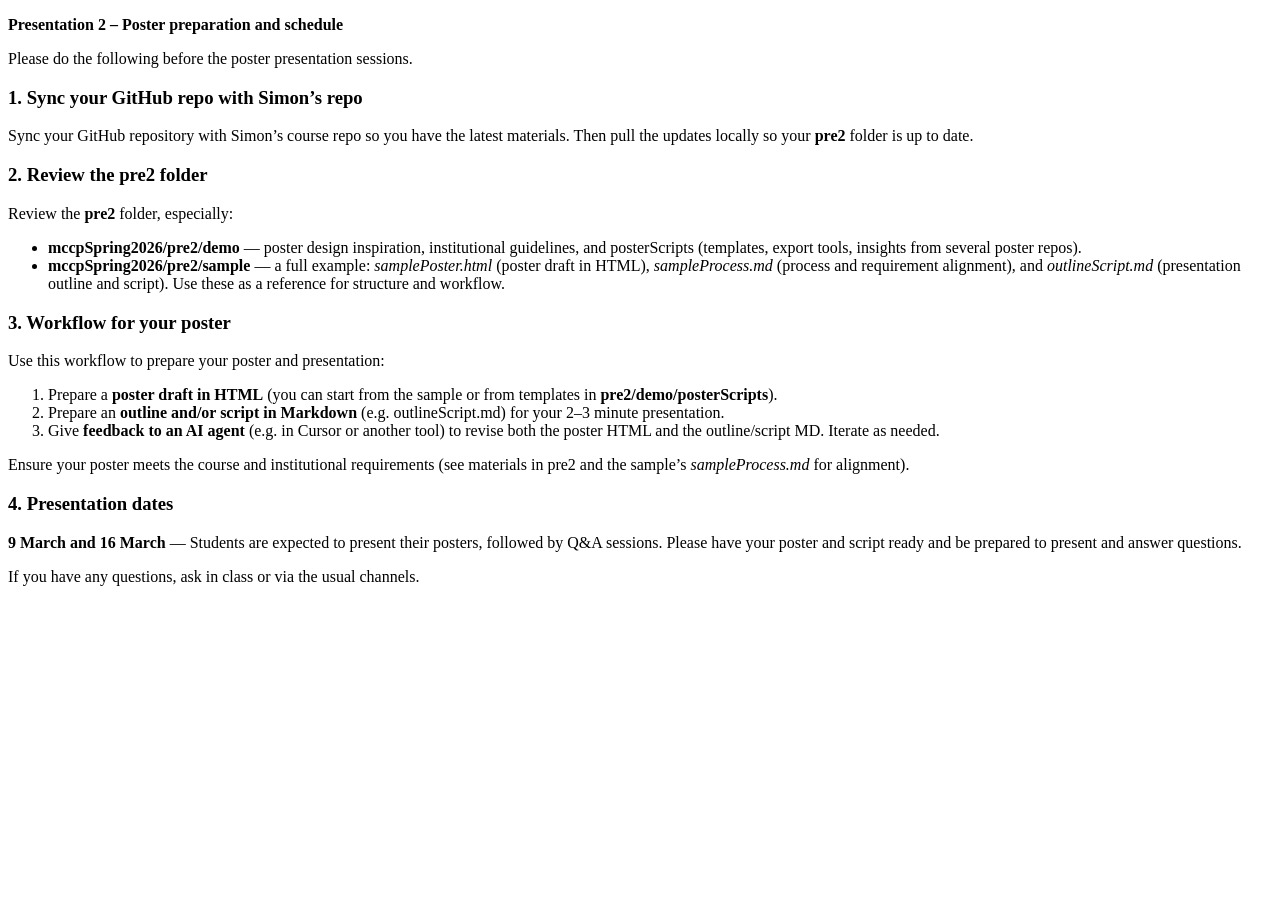
<file: pre2/moodlePre2.html>
<!DOCTYPE html>
<html lang="en">
<head>
  <meta charset="UTF-8" />
  <meta name="viewport" content="width=device-width, initial-scale=1.0" />
  <title>Moodle post – Presentation 2 (Poster)</title>
</head>
<body>

<!-- Copy from below this line into Moodle (HTML / source view). -->

<p><strong>Presentation 2 – Poster preparation and schedule</strong></p>

<p>Please do the following before the poster presentation sessions.</p>

<h3>1. Sync your GitHub repo with Simon’s repo</h3>
<p>Sync your GitHub repository with Simon’s course repo so you have the latest materials. Then pull the updates locally so your <strong>pre2</strong> folder is up to date.</p>

<h3>2. Review the pre2 folder</h3>
<p>Review the <strong>pre2</strong> folder, especially:</p>
<ul>
  <li><strong>mccpSpring2026/pre2/demo</strong> — poster design inspiration, institutional guidelines, and posterScripts (templates, export tools, insights from several poster repos).</li>
  <li><strong>mccpSpring2026/pre2/sample</strong> — a full example: <em>samplePoster.html</em> (poster draft in HTML), <em>sampleProcess.md</em> (process and requirement alignment), and <em>outlineScript.md</em> (presentation outline and script). Use these as a reference for structure and workflow.</li>
</ul>

<h3>3. Workflow for your poster</h3>
<p>Use this workflow to prepare your poster and presentation:</p>
<ol>
  <li>Prepare a <strong>poster draft in HTML</strong> (you can start from the sample or from templates in <strong>pre2/demo/posterScripts</strong>).</li>
  <li>Prepare an <strong>outline and/or script in Markdown</strong> (e.g. outlineScript.md) for your 2–3 minute presentation.</li>
  <li>Give <strong>feedback to an AI agent</strong> (e.g. in Cursor or another tool) to revise both the poster HTML and the outline/script MD. Iterate as needed.</li>
</ol>
<p>Ensure your poster meets the course and institutional requirements (see materials in pre2 and the sample’s <em>sampleProcess.md</em> for alignment).</p>

<h3>4. Presentation dates</h3>
<p><strong>9 March and 16 March</strong> — Students are expected to present their posters, followed by Q&A sessions. Please have your poster and script ready and be prepared to present and answer questions.</p>

<p>If you have any questions, ask in class or via the usual channels.</p>

<!-- Copy until above this line into Moodle. -->

</body>
</html>
</file>
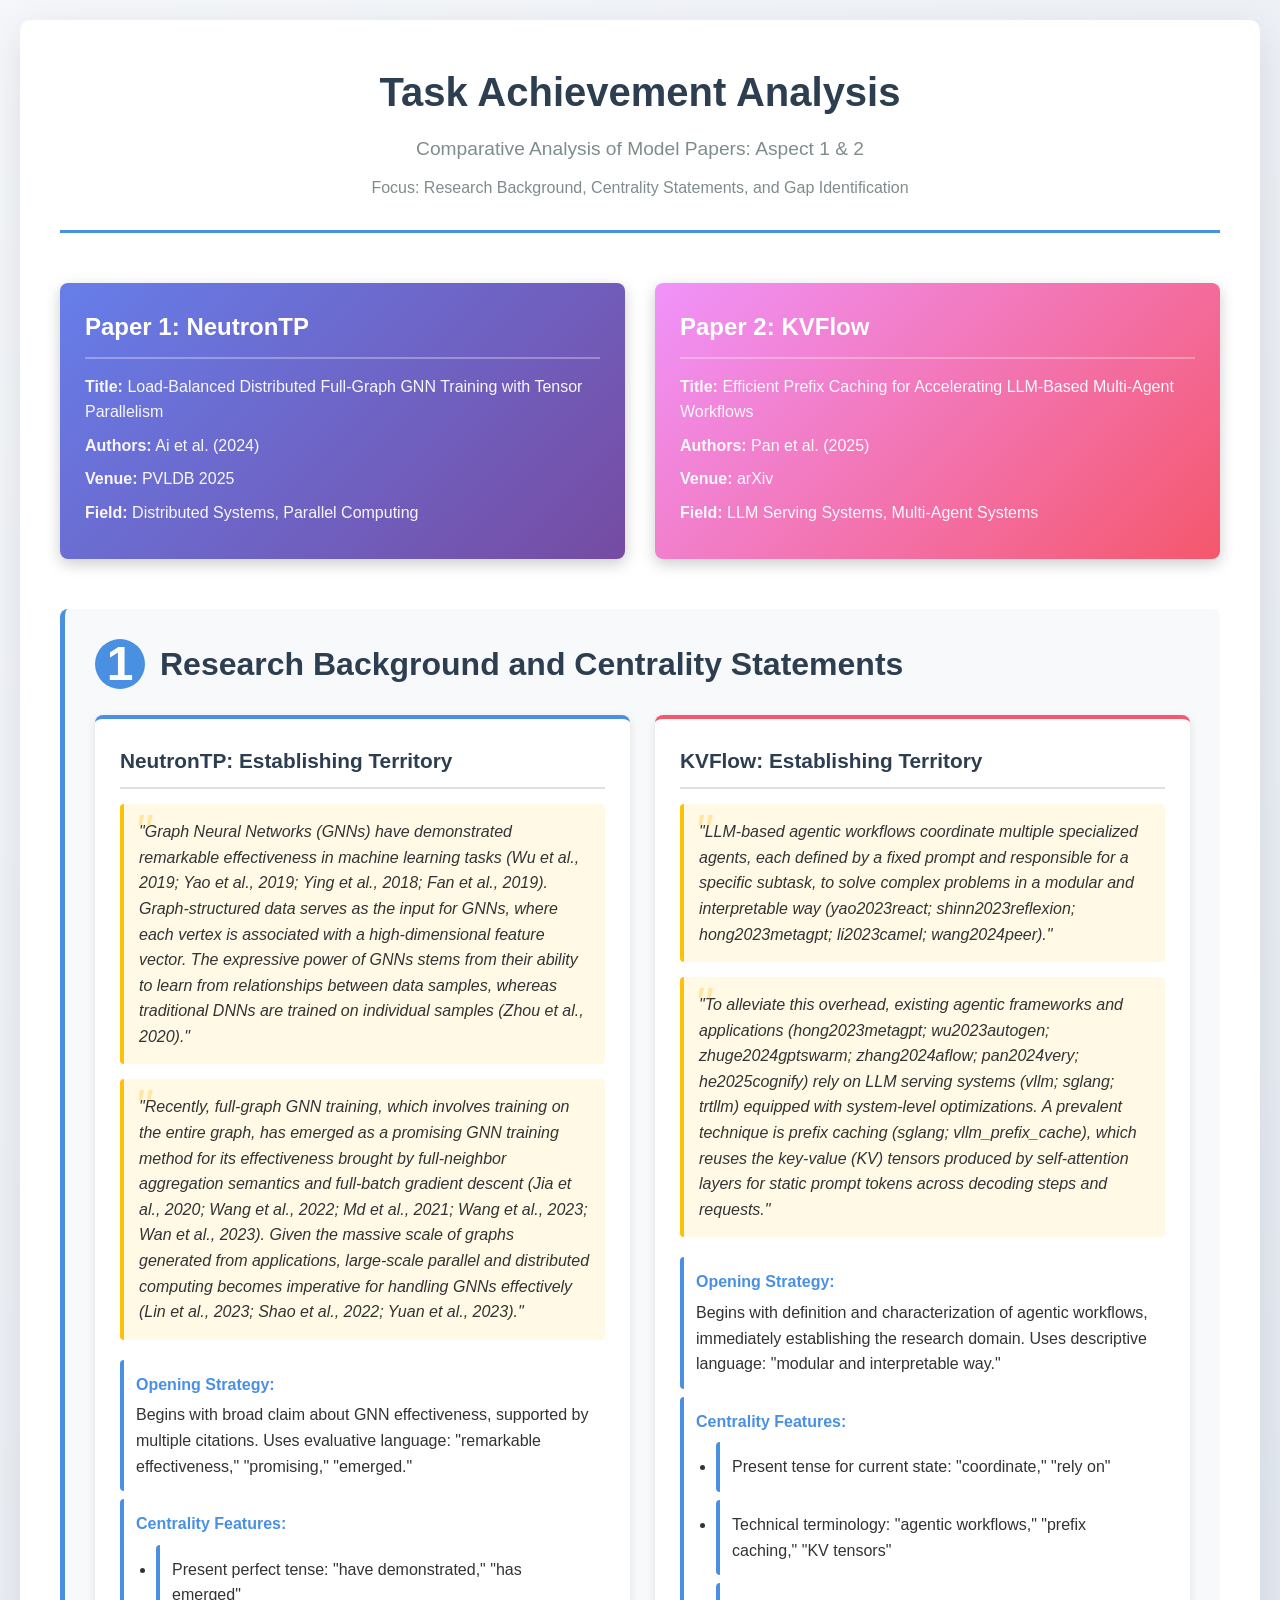
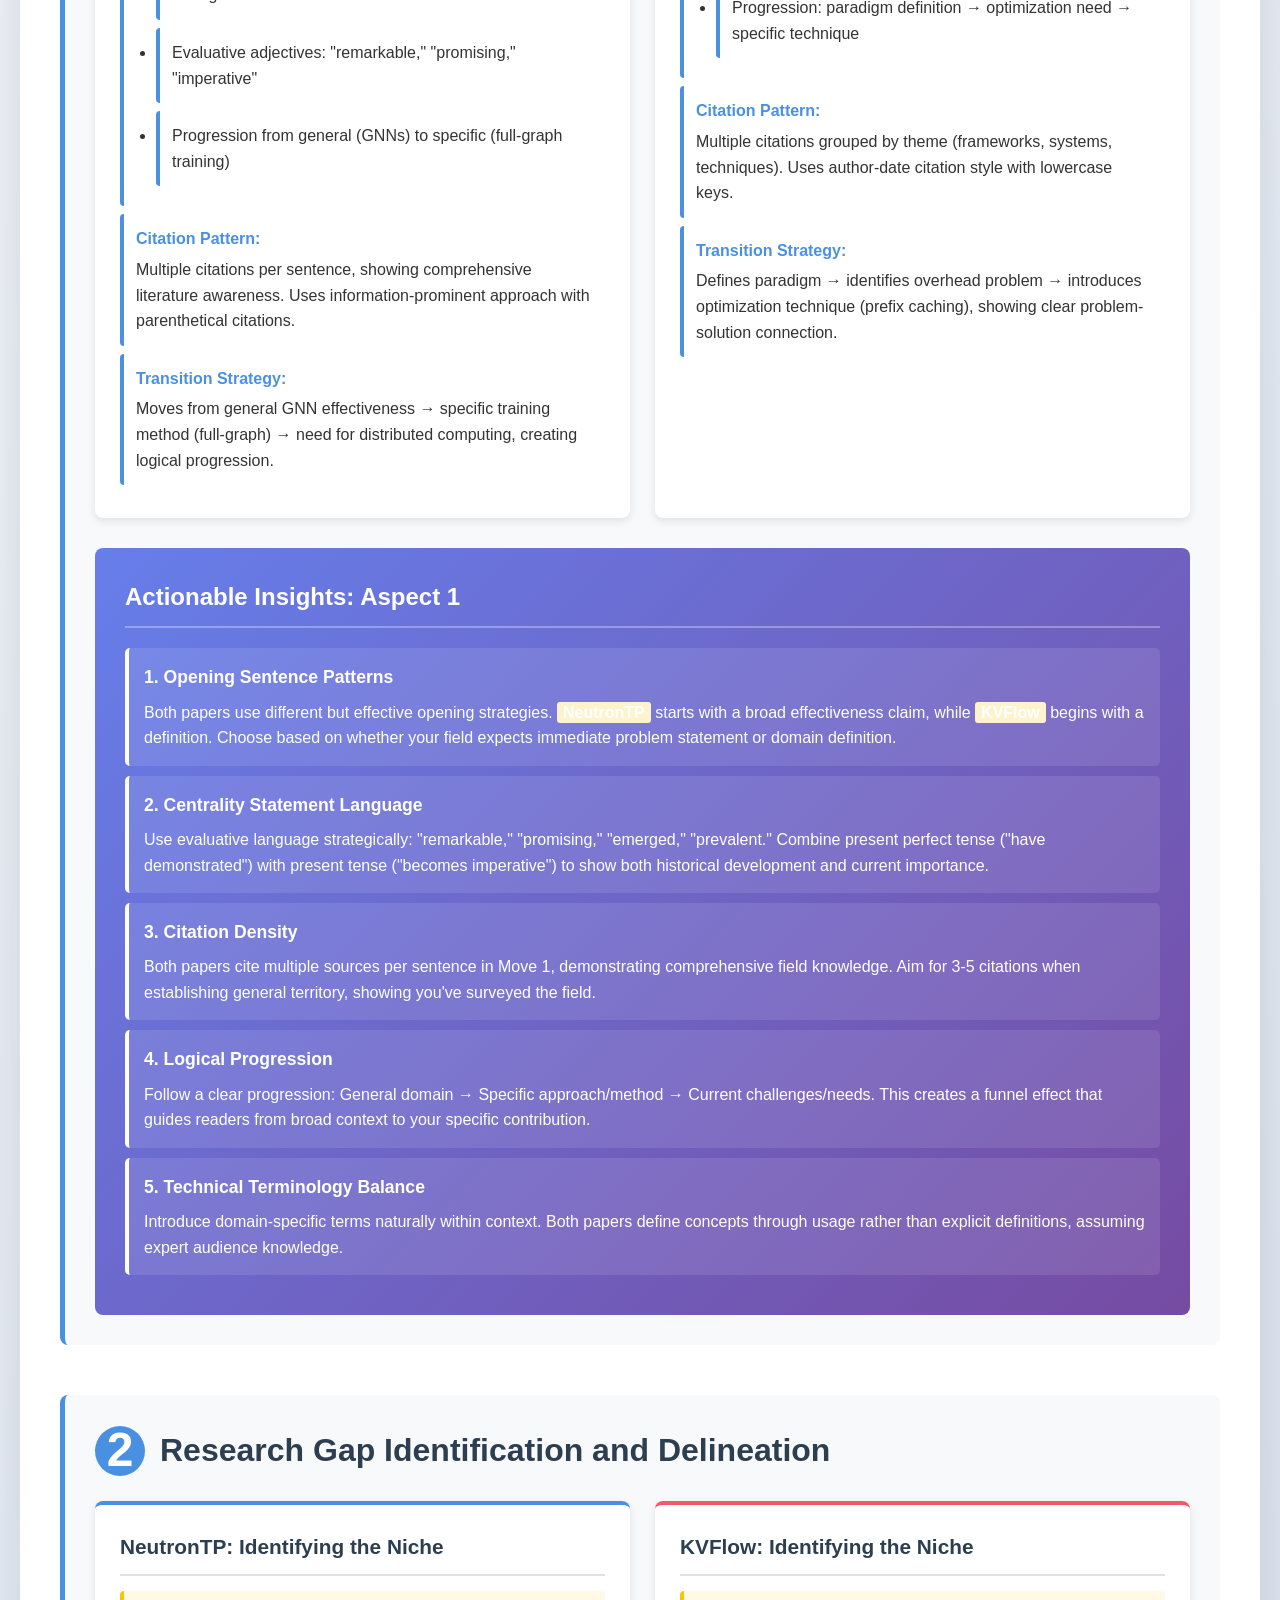
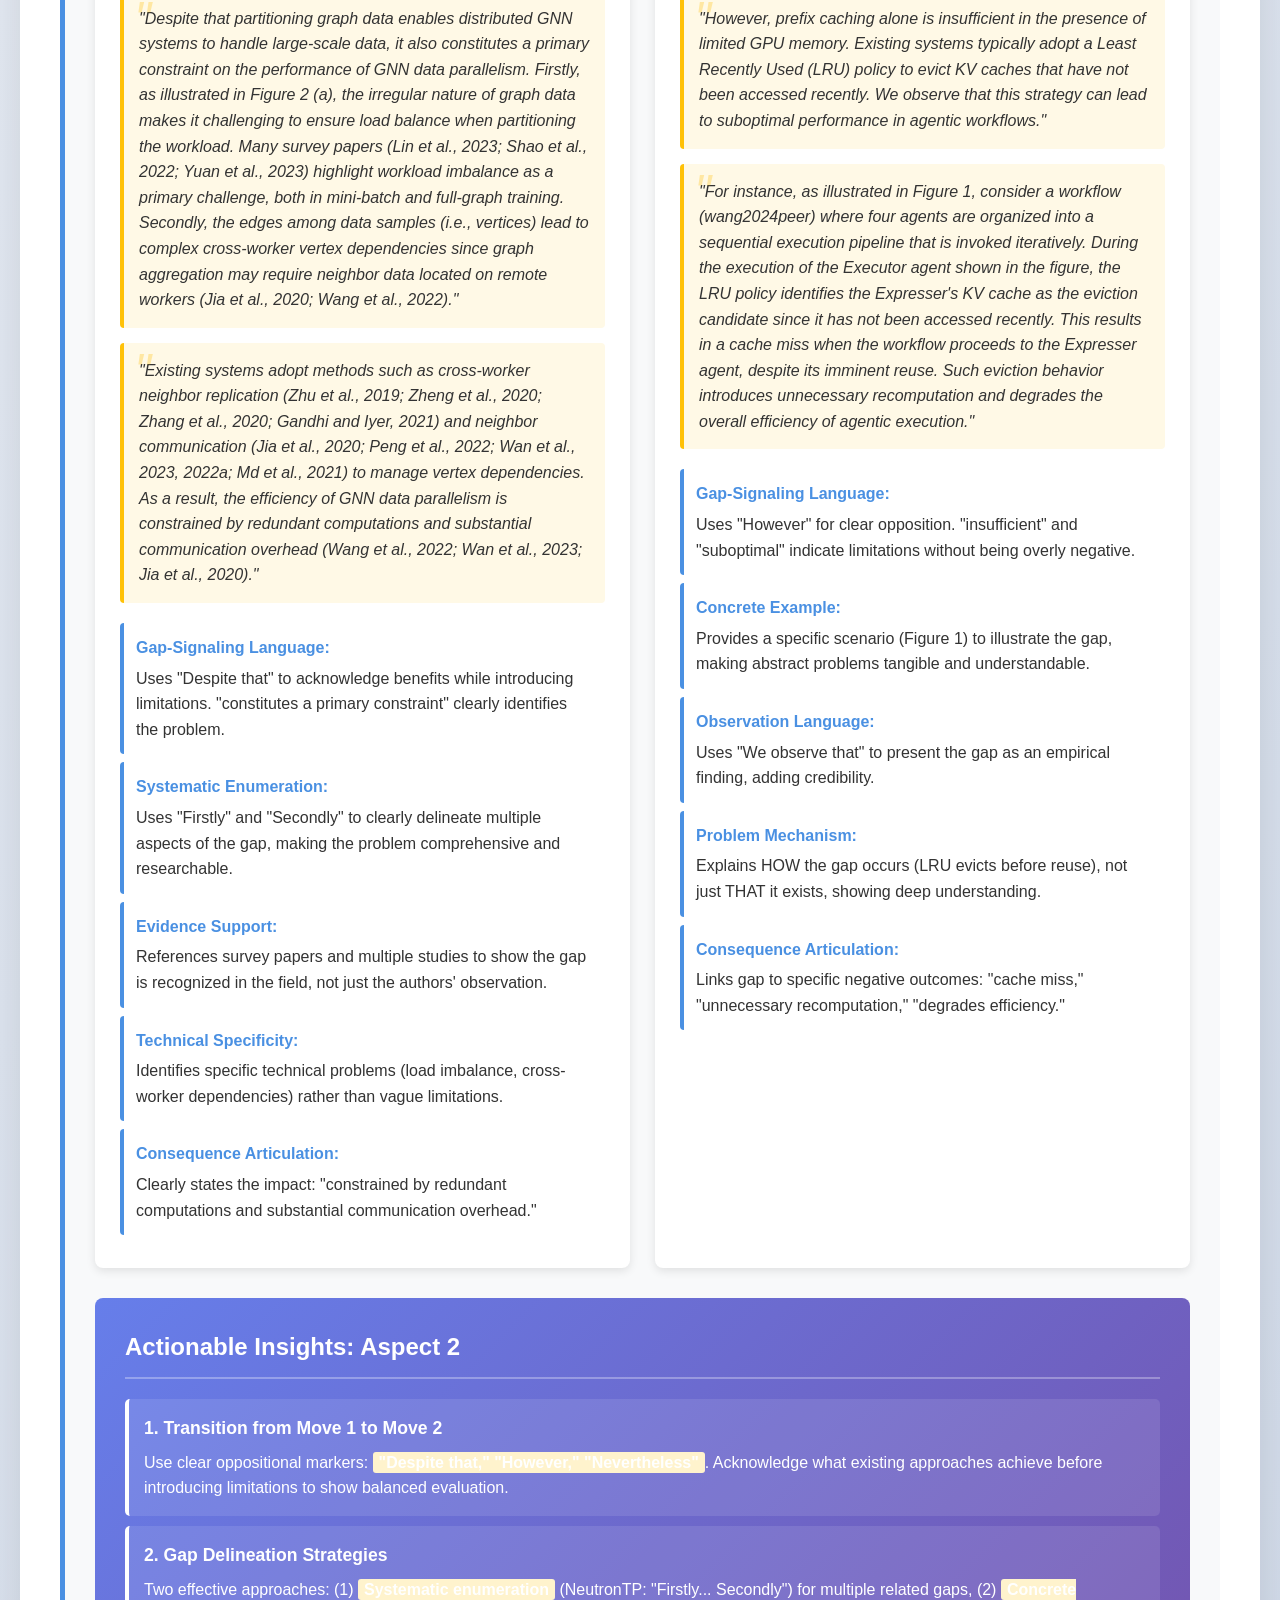
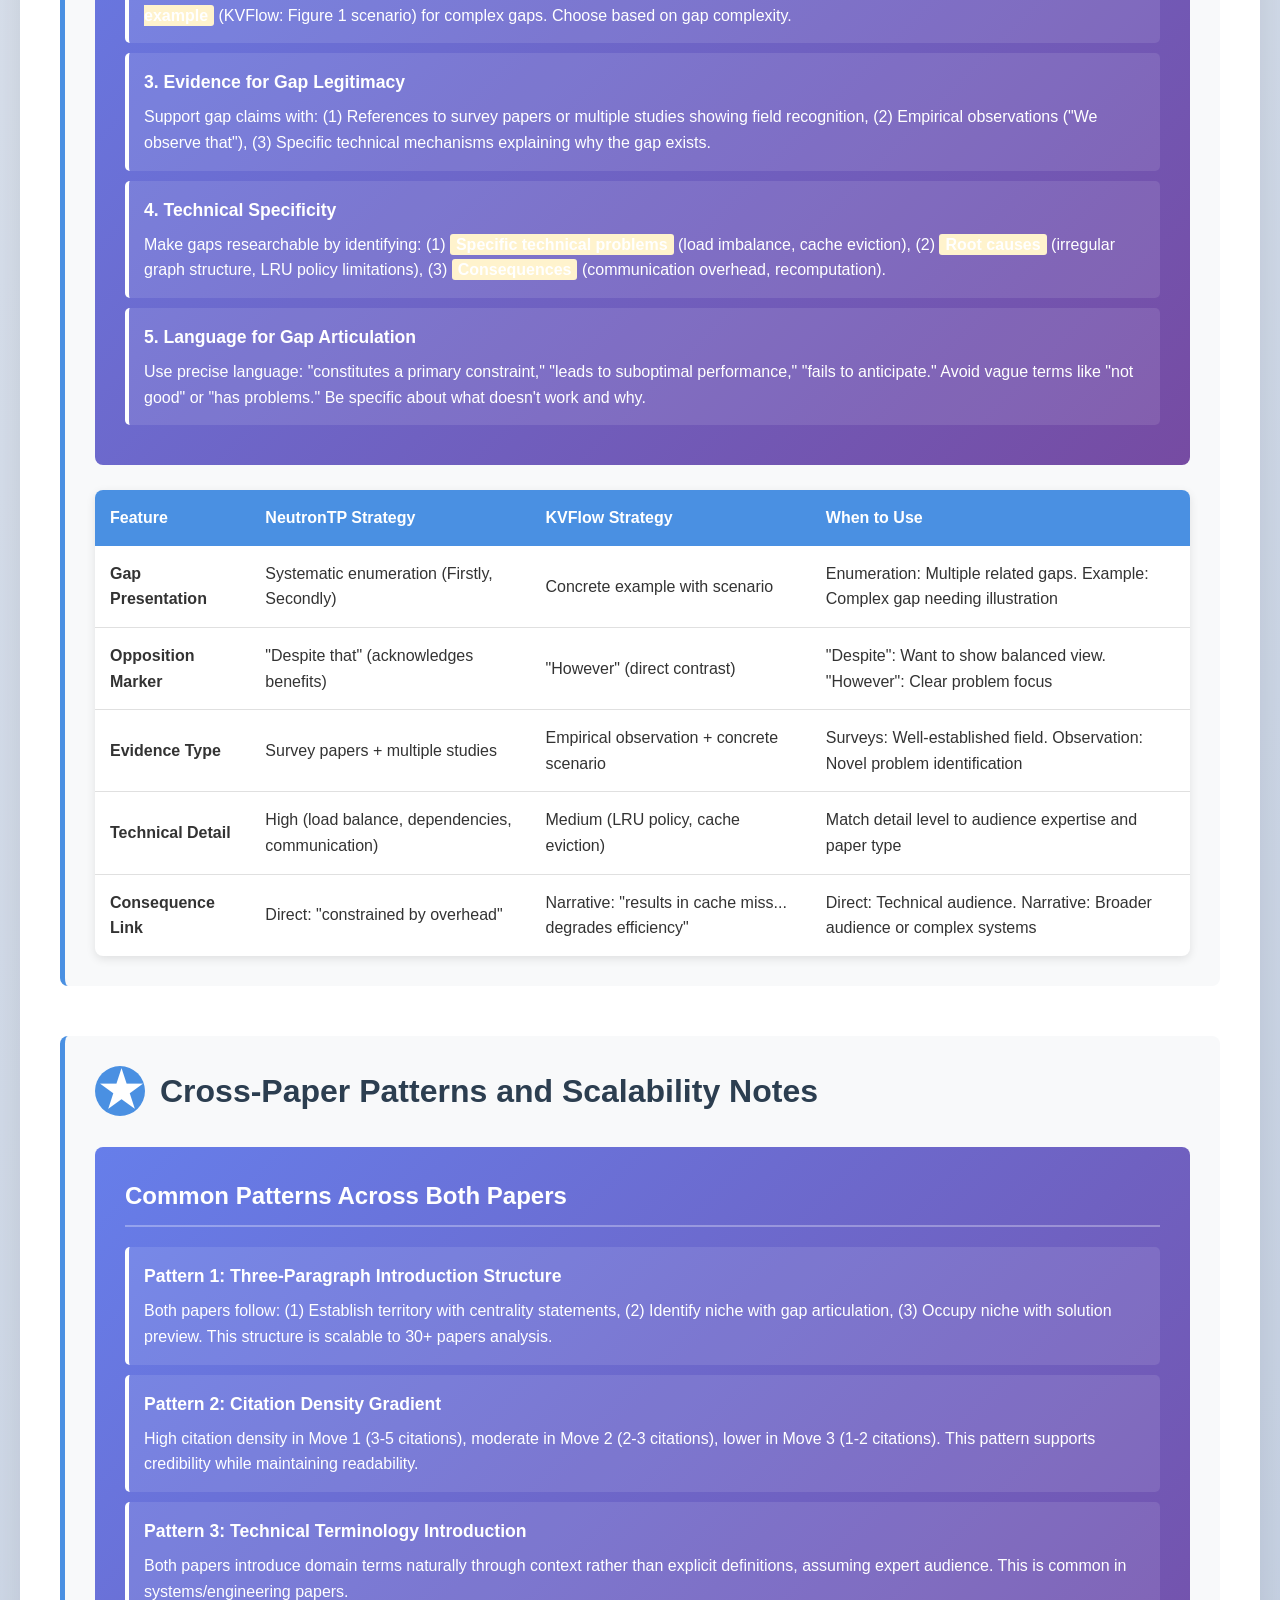
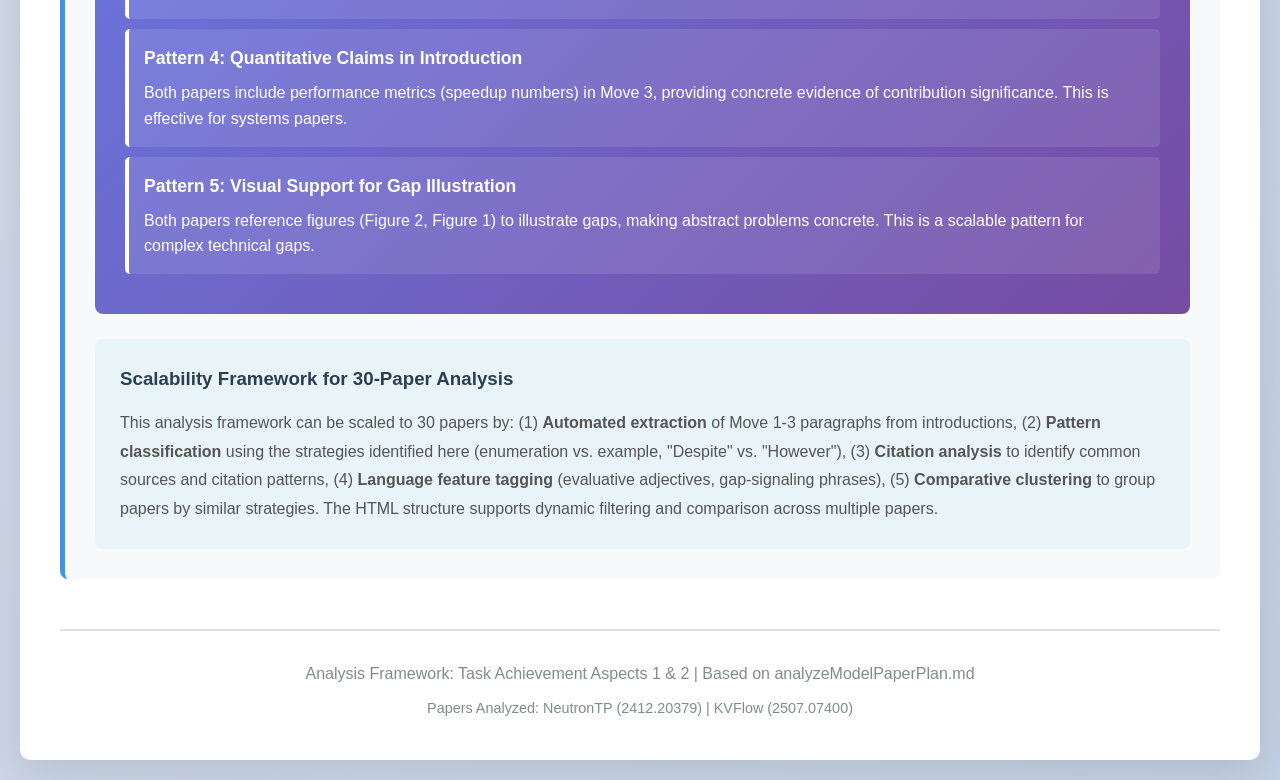
<file: literature/GFY*/task_achievement_analysis.html>
<!DOCTYPE html>
<html lang="en">
<head>
    <meta charset="UTF-8">
    <meta name="viewport" content="width=device-width, initial-scale=1.0">
    <title>Task Achievement Analysis: Model Papers Comparison</title>
    <style>
        * {
            margin: 0;
            padding: 0;
            box-sizing: border-box;
        }
        
        body {
            font-family: 'Segoe UI', Tahoma, Geneva, Verdana, sans-serif;
            line-height: 1.6;
            color: #333;
            background: linear-gradient(135deg, #f5f7fa 0%, #c3cfe2 100%);
            padding: 20px;
        }
        
        .container {
            max-width: 1400px;
            margin: 0 auto;
            background: white;
            border-radius: 10px;
            box-shadow: 0 10px 40px rgba(0,0,0,0.1);
            padding: 40px;
        }
        
        header {
            text-align: center;
            margin-bottom: 50px;
            padding-bottom: 30px;
            border-bottom: 3px solid #4a90e2;
        }
        
        h1 {
            color: #2c3e50;
            font-size: 2.5em;
            margin-bottom: 10px;
        }
        
        .subtitle {
            color: #7f8c8d;
            font-size: 1.2em;
            font-weight: 300;
        }
        
        .paper-info {
            display: grid;
            grid-template-columns: 1fr 1fr;
            gap: 30px;
            margin-bottom: 40px;
        }
        
        .paper-card {
            background: linear-gradient(135deg, #667eea 0%, #764ba2 100%);
            color: white;
            padding: 25px;
            border-radius: 8px;
            box-shadow: 0 5px 15px rgba(0,0,0,0.2);
        }
        
        .paper-card.kvflow {
            background: linear-gradient(135deg, #f093fb 0%, #f5576c 100%);
        }
        
        .paper-card h2 {
            font-size: 1.5em;
            margin-bottom: 15px;
            border-bottom: 2px solid rgba(255,255,255,0.3);
            padding-bottom: 10px;
        }
        
        .paper-card p {
            margin: 8px 0;
            opacity: 0.95;
        }
        
        .aspect-section {
            margin: 50px 0;
            padding: 30px;
            background: #f8f9fa;
            border-radius: 8px;
            border-left: 5px solid #4a90e2;
        }
        
        .aspect-section h2 {
            color: #2c3e50;
            font-size: 2em;
            margin-bottom: 20px;
            display: flex;
            align-items: center;
        }
        
        .aspect-number {
            background: #4a90e2;
            color: white;
            width: 50px;
            height: 50px;
            border-radius: 50%;
            display: flex;
            align-items: center;
            justify-content: center;
            font-size: 1.5em;
            font-weight: bold;
            margin-right: 15px;
        }
        
        .comparison-grid {
            display: grid;
            grid-template-columns: 1fr 1fr;
            gap: 25px;
            margin-top: 25px;
        }
        
        .paper-analysis {
            background: white;
            padding: 25px;
            border-radius: 8px;
            box-shadow: 0 3px 10px rgba(0,0,0,0.1);
            border-top: 4px solid #4a90e2;
        }
        
        .paper-analysis.kvflow {
            border-top-color: #f5576c;
        }
        
        .paper-analysis h3 {
            color: #2c3e50;
            font-size: 1.3em;
            margin-bottom: 15px;
            padding-bottom: 10px;
            border-bottom: 2px solid #e0e0e0;
        }
        
        .excerpt {
            background: #fff9e6;
            border-left: 4px solid #ffc107;
            padding: 15px;
            margin: 15px 0;
            border-radius: 4px;
            font-style: italic;
            position: relative;
        }
        
        .excerpt::before {
            content: '"';
            font-size: 3em;
            color: #ffc107;
            position: absolute;
            top: -10px;
            left: 10px;
            opacity: 0.3;
        }
        
        .analysis-points {
            margin-top: 20px;
        }
        
        .analysis-points ul {
            list-style: none;
            padding-left: 0;
        }
        
        .analysis-points li {
            padding: 12px;
            margin: 8px 0;
            background: white;
            border-left: 4px solid #4a90e2;
            border-radius: 4px;
            transition: transform 0.2s;
        }
        
        .analysis-points li:hover {
            transform: translateX(5px);
            box-shadow: 0 3px 8px rgba(0,0,0,0.1);
        }
        
        .analysis-points li strong {
            color: #4a90e2;
            display: block;
            margin-bottom: 5px;
        }
        
        .actionable-insights {
            background: linear-gradient(135deg, #667eea 0%, #764ba2 100%);
            color: white;
            padding: 30px;
            border-radius: 8px;
            margin-top: 30px;
        }
        
        .actionable-insights h3 {
            font-size: 1.5em;
            margin-bottom: 20px;
            border-bottom: 2px solid rgba(255,255,255,0.3);
            padding-bottom: 10px;
        }
        
        .insight-item {
            background: rgba(255,255,255,0.1);
            padding: 15px;
            margin: 10px 0;
            border-radius: 5px;
            border-left: 4px solid white;
        }
        
        .insight-item strong {
            display: block;
            margin-bottom: 8px;
            font-size: 1.1em;
        }
        
        .comparison-table {
            width: 100%;
            margin-top: 25px;
            border-collapse: collapse;
            background: white;
            border-radius: 8px;
            overflow: hidden;
            box-shadow: 0 3px 10px rgba(0,0,0,0.1);
        }
        
        .comparison-table th {
            background: #4a90e2;
            color: white;
            padding: 15px;
            text-align: left;
            font-weight: 600;
        }
        
        .comparison-table td {
            padding: 15px;
            border-bottom: 1px solid #e0e0e0;
        }
        
        .comparison-table tr:hover {
            background: #f8f9fa;
        }
        
        .comparison-table tr:last-child td {
            border-bottom: none;
        }
        
        .highlight {
            background: #fff3cd;
            padding: 2px 6px;
            border-radius: 3px;
            font-weight: 600;
        }
        
        .tag {
            display: inline-block;
            background: #4a90e2;
            color: white;
            padding: 4px 12px;
            border-radius: 20px;
            font-size: 0.85em;
            margin: 2px;
        }
        
        .tag.kvflow {
            background: #f5576c;
        }
        
        footer {
            text-align: center;
            margin-top: 50px;
            padding-top: 30px;
            border-top: 2px solid #e0e0e0;
            color: #7f8c8d;
        }
        
        @media (max-width: 968px) {
            .comparison-grid {
                grid-template-columns: 1fr;
            }
            
            .paper-info {
                grid-template-columns: 1fr;
            }
        }
        
        .scroll-top {
            position: fixed;
            bottom: 30px;
            right: 30px;
            background: #4a90e2;
            color: white;
            width: 50px;
            height: 50px;
            border-radius: 50%;
            display: flex;
            align-items: center;
            justify-content: center;
            cursor: pointer;
            box-shadow: 0 5px 15px rgba(0,0,0,0.3);
            transition: transform 0.3s;
        }
        
        .scroll-top:hover {
            transform: scale(1.1);
        }
    </style>
</head>
<body>
    <div class="container">
        <header>
            <h1>Task Achievement Analysis</h1>
            <p class="subtitle">Comparative Analysis of Model Papers: Aspect 1 & 2</p>
            <p class="subtitle" style="font-size: 1em; margin-top: 10px;">Focus: Research Background, Centrality Statements, and Gap Identification</p>
        </header>
        
        <div class="paper-info">
            <div class="paper-card">
                <h2>Paper 1: NeutronTP</h2>
                <p><strong>Title:</strong> Load-Balanced Distributed Full-Graph GNN Training with Tensor Parallelism</p>
                <p><strong>Authors:</strong> Ai et al. (2024)</p>
                <p><strong>Venue:</strong> PVLDB 2025</p>
                <p><strong>Field:</strong> Distributed Systems, Parallel Computing</p>
            </div>
            
            <div class="paper-card kvflow">
                <h2>Paper 2: KVFlow</h2>
                <p><strong>Title:</strong> Efficient Prefix Caching for Accelerating LLM-Based Multi-Agent Workflows</p>
                <p><strong>Authors:</strong> Pan et al. (2025)</p>
                <p><strong>Venue:</strong> arXiv</p>
                <p><strong>Field:</strong> LLM Serving Systems, Multi-Agent Systems</p>
            </div>
        </div>
        
        <!-- Aspect 1: Research Background and Centrality Statements -->
        <div class="aspect-section">
            <h2>
                <span class="aspect-number">1</span>
                Research Background and Centrality Statements
            </h2>
            
            <div class="comparison-grid">
                <div class="paper-analysis">
                    <h3>NeutronTP: Establishing Territory</h3>
                    
                    <div class="excerpt">
                        "Graph Neural Networks (GNNs) have demonstrated remarkable effectiveness in machine learning tasks (Wu et al., 2019; Yao et al., 2019; Ying et al., 2018; Fan et al., 2019). Graph-structured data serves as the input for GNNs, where each vertex is associated with a high-dimensional feature vector. The expressive power of GNNs stems from their ability to learn from relationships between data samples, whereas traditional DNNs are trained on individual samples (Zhou et al., 2020)."
                    </div>
                    
                    <div class="excerpt">
                        "Recently, full-graph GNN training, which involves training on the entire graph, has emerged as a promising GNN training method for its effectiveness brought by full-neighbor aggregation semantics and full-batch gradient descent (Jia et al., 2020; Wang et al., 2022; Md et al., 2021; Wang et al., 2023; Wan et al., 2023). Given the massive scale of graphs generated from applications, large-scale parallel and distributed computing becomes imperative for handling GNNs effectively (Lin et al., 2023; Shao et al., 2022; Yuan et al., 2023)."
                    </div>
                    
                    <div class="analysis-points">
                        <ul>
                            <li>
                                <strong>Opening Strategy:</strong> Begins with broad claim about GNN effectiveness, supported by multiple citations. Uses evaluative language: "remarkable effectiveness," "promising," "emerged."
                            </li>
                            <li>
                                <strong>Centrality Features:</strong>
                                <ul style="list-style: disc; padding-left: 20px; margin-top: 8px;">
                                    <li>Present perfect tense: "have demonstrated," "has emerged"</li>
                                    <li>Evaluative adjectives: "remarkable," "promising," "imperative"</li>
                                    <li>Progression from general (GNNs) to specific (full-graph training)</li>
                                </ul>
                            </li>
                            <li>
                                <strong>Citation Pattern:</strong> Multiple citations per sentence, showing comprehensive literature awareness. Uses information-prominent approach with parenthetical citations.
                            </li>
                            <li>
                                <strong>Transition Strategy:</strong> Moves from general GNN effectiveness → specific training method (full-graph) → need for distributed computing, creating logical progression.
                            </li>
                        </ul>
                    </div>
                </div>
                
                <div class="paper-analysis kvflow">
                    <h3>KVFlow: Establishing Territory</h3>
                    
                    <div class="excerpt">
                        "LLM-based agentic workflows coordinate multiple specialized agents, each defined by a fixed prompt and responsible for a specific subtask, to solve complex problems in a modular and interpretable way (yao2023react; shinn2023reflexion; hong2023metagpt; li2023camel; wang2024peer)."
                    </div>
                    
                    <div class="excerpt">
                        "To alleviate this overhead, existing agentic frameworks and applications (hong2023metagpt; wu2023autogen; zhuge2024gptswarm; zhang2024aflow; pan2024very; he2025cognify) rely on LLM serving systems (vllm; sglang; trtllm) equipped with system-level optimizations. A prevalent technique is prefix caching (sglang; vllm_prefix_cache), which reuses the key-value (KV) tensors produced by self-attention layers for static prompt tokens across decoding steps and requests."
                    </div>
                    
                    <div class="analysis-points">
                        <ul>
                            <li>
                                <strong>Opening Strategy:</strong> Begins with definition and characterization of agentic workflows, immediately establishing the research domain. Uses descriptive language: "modular and interpretable way."
                            </li>
                            <li>
                                <strong>Centrality Features:</strong>
                                <ul style="list-style: disc; padding-left: 20px; margin-top: 8px;">
                                    <li>Present tense for current state: "coordinate," "rely on"</li>
                                    <li>Technical terminology: "agentic workflows," "prefix caching," "KV tensors"</li>
                                    <li>Progression: paradigm definition → optimization need → specific technique</li>
                                </ul>
                            </li>
                            <li>
                                <strong>Citation Pattern:</strong> Multiple citations grouped by theme (frameworks, systems, techniques). Uses author-date citation style with lowercase keys.
                            </li>
                            <li>
                                <strong>Transition Strategy:</strong> Defines paradigm → identifies overhead problem → introduces optimization technique (prefix caching), showing clear problem-solution connection.
                            </li>
                        </ul>
                    </div>
                </div>
            </div>
            
            <div class="actionable-insights">
                <h3>Actionable Insights: Aspect 1</h3>
                
                <div class="insight-item">
                    <strong>1. Opening Sentence Patterns</strong>
                    <p>Both papers use different but effective opening strategies. <span class="highlight">NeutronTP</span> starts with a broad effectiveness claim, while <span class="highlight">KVFlow</span> begins with a definition. Choose based on whether your field expects immediate problem statement or domain definition.</p>
                </div>
                
                <div class="insight-item">
                    <strong>2. Centrality Statement Language</strong>
                    <p>Use evaluative language strategically: "remarkable," "promising," "emerged," "prevalent." Combine present perfect tense ("have demonstrated") with present tense ("becomes imperative") to show both historical development and current importance.</p>
                </div>
                
                <div class="insight-item">
                    <strong>3. Citation Density</strong>
                    <p>Both papers cite multiple sources per sentence in Move 1, demonstrating comprehensive field knowledge. Aim for 3-5 citations when establishing general territory, showing you've surveyed the field.</p>
                </div>
                
                <div class="insight-item">
                    <strong>4. Logical Progression</strong>
                    <p>Follow a clear progression: General domain → Specific approach/method → Current challenges/needs. This creates a funnel effect that guides readers from broad context to your specific contribution.</p>
                </div>
                
                <div class="insight-item">
                    <strong>5. Technical Terminology Balance</strong>
                    <p>Introduce domain-specific terms naturally within context. Both papers define concepts through usage rather than explicit definitions, assuming expert audience knowledge.</p>
                </div>
            </div>
        </div>
        
        <!-- Aspect 2: Research Gap Identification and Delineation -->
        <div class="aspect-section">
            <h2>
                <span class="aspect-number">2</span>
                Research Gap Identification and Delineation
            </h2>
            
            <div class="comparison-grid">
                <div class="paper-analysis">
                    <h3>NeutronTP: Identifying the Niche</h3>
                    
                    <div class="excerpt">
                        "Despite that partitioning graph data enables distributed GNN systems to handle large-scale data, it also constitutes a primary constraint on the performance of GNN data parallelism. Firstly, as illustrated in Figure 2 (a), the irregular nature of graph data makes it challenging to ensure load balance when partitioning the workload. Many survey papers (Lin et al., 2023; Shao et al., 2022; Yuan et al., 2023) highlight workload imbalance as a primary challenge, both in mini-batch and full-graph training. Secondly, the edges among data samples (i.e., vertices) lead to complex cross-worker vertex dependencies since graph aggregation may require neighbor data located on remote workers (Jia et al., 2020; Wang et al., 2022)."
                    </div>
                    
                    <div class="excerpt">
                        "Existing systems adopt methods such as cross-worker neighbor replication (Zhu et al., 2019; Zheng et al., 2020; Zhang et al., 2020; Gandhi and Iyer, 2021) and neighbor communication (Jia et al., 2020; Peng et al., 2022; Wan et al., 2023, 2022a; Md et al., 2021) to manage vertex dependencies. As a result, the efficiency of GNN data parallelism is constrained by redundant computations and substantial communication overhead (Wang et al., 2022; Wan et al., 2023; Jia et al., 2020)."
                    </div>
                    
                    <div class="analysis-points">
                        <ul>
                            <li>
                                <strong>Gap-Signaling Language:</strong> Uses "Despite that" to acknowledge benefits while introducing limitations. "constitutes a primary constraint" clearly identifies the problem.
                            </li>
                            <li>
                                <strong>Systematic Enumeration:</strong> Uses "Firstly" and "Secondly" to clearly delineate multiple aspects of the gap, making the problem comprehensive and researchable.
                            </li>
                            <li>
                                <strong>Evidence Support:</strong> References survey papers and multiple studies to show the gap is recognized in the field, not just the authors' observation.
                            </li>
                            <li>
                                <strong>Technical Specificity:</strong> Identifies specific technical problems (load imbalance, cross-worker dependencies) rather than vague limitations.
                            </li>
                            <li>
                                <strong>Consequence Articulation:</strong> Clearly states the impact: "constrained by redundant computations and substantial communication overhead."
                            </li>
                        </ul>
                    </div>
                </div>
                
                <div class="paper-analysis kvflow">
                    <h3>KVFlow: Identifying the Niche</h3>
                    
                    <div class="excerpt">
                        "However, prefix caching alone is insufficient in the presence of limited GPU memory. Existing systems typically adopt a Least Recently Used (LRU) policy to evict KV caches that have not been accessed recently. We observe that this strategy can lead to suboptimal performance in agentic workflows."
                    </div>
                    
                    <div class="excerpt">
                        "For instance, as illustrated in Figure 1, consider a workflow (wang2024peer) where four agents are organized into a sequential execution pipeline that is invoked iteratively. During the execution of the Executor agent shown in the figure, the LRU policy identifies the Expresser's KV cache as the eviction candidate since it has not been accessed recently. This results in a cache miss when the workflow proceeds to the Expresser agent, despite its imminent reuse. Such eviction behavior introduces unnecessary recomputation and degrades the overall efficiency of agentic execution."
                    </div>
                    
                    <div class="analysis-points">
                        <ul>
                            <li>
                                <strong>Gap-Signaling Language:</strong> Uses "However" for clear opposition. "insufficient" and "suboptimal" indicate limitations without being overly negative.
                            </li>
                            <li>
                                <strong>Concrete Example:</strong> Provides a specific scenario (Figure 1) to illustrate the gap, making abstract problems tangible and understandable.
                            </li>
                            <li>
                                <strong>Observation Language:</strong> Uses "We observe that" to present the gap as an empirical finding, adding credibility.
                            </li>
                            <li>
                                <strong>Problem Mechanism:</strong> Explains HOW the gap occurs (LRU evicts before reuse), not just THAT it exists, showing deep understanding.
                            </li>
                            <li>
                                <strong>Consequence Articulation:</strong> Links gap to specific negative outcomes: "cache miss," "unnecessary recomputation," "degrades efficiency."
                            </li>
                        </ul>
                    </div>
                </div>
            </div>
            
            <div class="actionable-insights">
                <h3>Actionable Insights: Aspect 2</h3>
                
                <div class="insight-item">
                    <strong>1. Transition from Move 1 to Move 2</strong>
                    <p>Use clear oppositional markers: <span class="highlight">"Despite that," "However," "Nevertheless"</span>. Acknowledge what existing approaches achieve before introducing limitations to show balanced evaluation.</p>
                </div>
                
                <div class="insight-item">
                    <strong>2. Gap Delineation Strategies</strong>
                    <p>Two effective approaches: (1) <span class="highlight">Systematic enumeration</span> (NeutronTP: "Firstly... Secondly") for multiple related gaps, (2) <span class="highlight">Concrete example</span> (KVFlow: Figure 1 scenario) for complex gaps. Choose based on gap complexity.</p>
                </div>
                
                <div class="insight-item">
                    <strong>3. Evidence for Gap Legitimacy</strong>
                    <p>Support gap claims with: (1) References to survey papers or multiple studies showing field recognition, (2) Empirical observations ("We observe that"), (3) Specific technical mechanisms explaining why the gap exists.</p>
                </div>
                
                <div class="insight-item">
                    <strong>4. Technical Specificity</strong>
                    <p>Make gaps researchable by identifying: (1) <span class="highlight">Specific technical problems</span> (load imbalance, cache eviction), (2) <span class="highlight">Root causes</span> (irregular graph structure, LRU policy limitations), (3) <span class="highlight">Consequences</span> (communication overhead, recomputation).</p>
                </div>
                
                <div class="insight-item">
                    <strong>5. Language for Gap Articulation</strong>
                    <p>Use precise language: "constitutes a primary constraint," "leads to suboptimal performance," "fails to anticipate." Avoid vague terms like "not good" or "has problems." Be specific about what doesn't work and why.</p>
                </div>
            </div>
            
            <table class="comparison-table">
                <thead>
                    <tr>
                        <th>Feature</th>
                        <th>NeutronTP Strategy</th>
                        <th>KVFlow Strategy</th>
                        <th>When to Use</th>
                    </tr>
                </thead>
                <tbody>
                    <tr>
                        <td><strong>Gap Presentation</strong></td>
                        <td>Systematic enumeration (Firstly, Secondly)</td>
                        <td>Concrete example with scenario</td>
                        <td>Enumeration: Multiple related gaps. Example: Complex gap needing illustration</td>
                    </tr>
                    <tr>
                        <td><strong>Opposition Marker</strong></td>
                        <td>"Despite that" (acknowledges benefits)</td>
                        <td>"However" (direct contrast)</td>
                        <td>"Despite": Want to show balanced view. "However": Clear problem focus</td>
                    </tr>
                    <tr>
                        <td><strong>Evidence Type</strong></td>
                        <td>Survey papers + multiple studies</td>
                        <td>Empirical observation + concrete scenario</td>
                        <td>Surveys: Well-established field. Observation: Novel problem identification</td>
                    </tr>
                    <tr>
                        <td><strong>Technical Detail</strong></td>
                        <td>High (load balance, dependencies, communication)</td>
                        <td>Medium (LRU policy, cache eviction)</td>
                        <td>Match detail level to audience expertise and paper type</td>
                    </tr>
                    <tr>
                        <td><strong>Consequence Link</strong></td>
                        <td>Direct: "constrained by overhead"</td>
                        <td>Narrative: "results in cache miss... degrades efficiency"</td>
                        <td>Direct: Technical audience. Narrative: Broader audience or complex systems</td>
                    </tr>
                </tbody>
            </table>
        </div>
        
        <!-- Cross-Paper Patterns -->
        <div class="aspect-section">
            <h2>
                <span class="aspect-number">★</span>
                Cross-Paper Patterns and Scalability Notes
            </h2>
            
            <div class="actionable-insights">
                <h3>Common Patterns Across Both Papers</h3>
                
                <div class="insight-item">
                    <strong>Pattern 1: Three-Paragraph Introduction Structure</strong>
                    <p>Both papers follow: (1) Establish territory with centrality statements, (2) Identify niche with gap articulation, (3) Occupy niche with solution preview. This structure is scalable to 30+ papers analysis.</p>
                </div>
                
                <div class="insight-item">
                    <strong>Pattern 2: Citation Density Gradient</strong>
                    <p>High citation density in Move 1 (3-5 citations), moderate in Move 2 (2-3 citations), lower in Move 3 (1-2 citations). This pattern supports credibility while maintaining readability.</p>
                </div>
                
                <div class="insight-item">
                    <strong>Pattern 3: Technical Terminology Introduction</strong>
                    <p>Both papers introduce domain terms naturally through context rather than explicit definitions, assuming expert audience. This is common in systems/engineering papers.</p>
                </div>
                
                <div class="insight-item">
                    <strong>Pattern 4: Quantitative Claims in Introduction</strong>
                    <p>Both papers include performance metrics (speedup numbers) in Move 3, providing concrete evidence of contribution significance. This is effective for systems papers.</p>
                </div>
                
                <div class="insight-item">
                    <strong>Pattern 5: Visual Support for Gap Illustration</strong>
                    <p>Both papers reference figures (Figure 2, Figure 1) to illustrate gaps, making abstract problems concrete. This is a scalable pattern for complex technical gaps.</p>
                </div>
            </div>
            
            <div style="background: #e8f4f8; padding: 25px; border-radius: 8px; margin-top: 25px;">
                <h3 style="color: #2c3e50; margin-bottom: 15px;">Scalability Framework for 30-Paper Analysis</h3>
                <p style="color: #555; line-height: 1.8;">
                    This analysis framework can be scaled to 30 papers by: (1) <strong>Automated extraction</strong> of Move 1-3 paragraphs from introductions, (2) <strong>Pattern classification</strong> using the strategies identified here (enumeration vs. example, "Despite" vs. "However"), (3) <strong>Citation analysis</strong> to identify common sources and citation patterns, (4) <strong>Language feature tagging</strong> (evaluative adjectives, gap-signaling phrases), (5) <strong>Comparative clustering</strong> to group papers by similar strategies. The HTML structure supports dynamic filtering and comparison across multiple papers.
                </p>
            </div>
        </div>
        
        <footer>
            <p>Analysis Framework: Task Achievement Aspects 1 & 2 | Based on analyzeModelPaperPlan.md</p>
            <p style="margin-top: 10px; font-size: 0.9em;">Papers Analyzed: NeutronTP (2412.20379) | KVFlow (2507.07400)</p>
        </footer>
    </div>
    
    <div class="scroll-top" onclick="window.scrollTo({top: 0, behavior: 'smooth'})">
        ↑
    </div>
    
    <script>
        // Smooth scroll behavior
        document.querySelectorAll('a[href^="#"]').forEach(anchor => {
            anchor.addEventListener('click', function (e) {
                e.preventDefault();
                document.querySelector(this.getAttribute('href')).scrollIntoView({
                    behavior: 'smooth'
                });
            });
        });
        
        // Show/hide scroll to top button
        window.addEventListener('scroll', function() {
            const scrollTop = document.querySelector('.scroll-top');
            if (window.pageYOffset > 300) {
                scrollTop.style.display = 'flex';
            } else {
                scrollTop.style.display = 'none';
            }
        });
    </script>
</body>
</html>
</file>
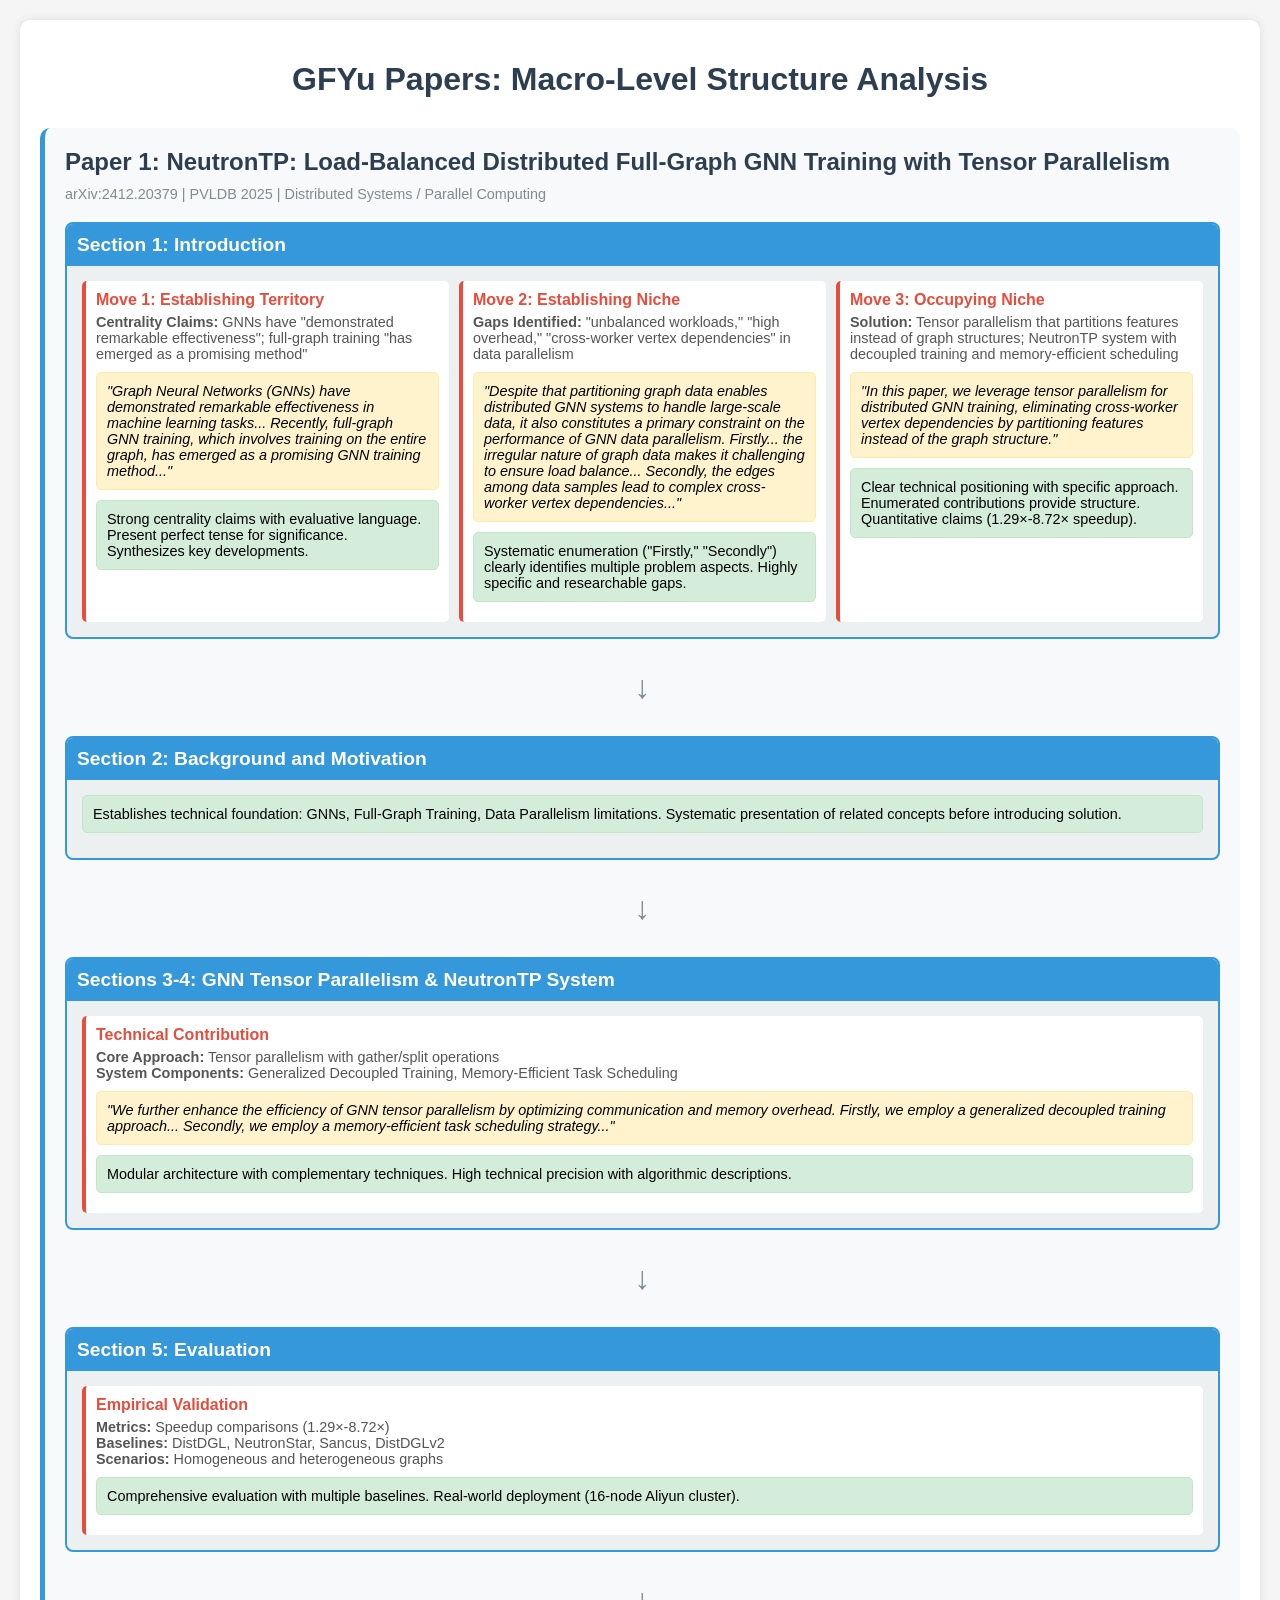
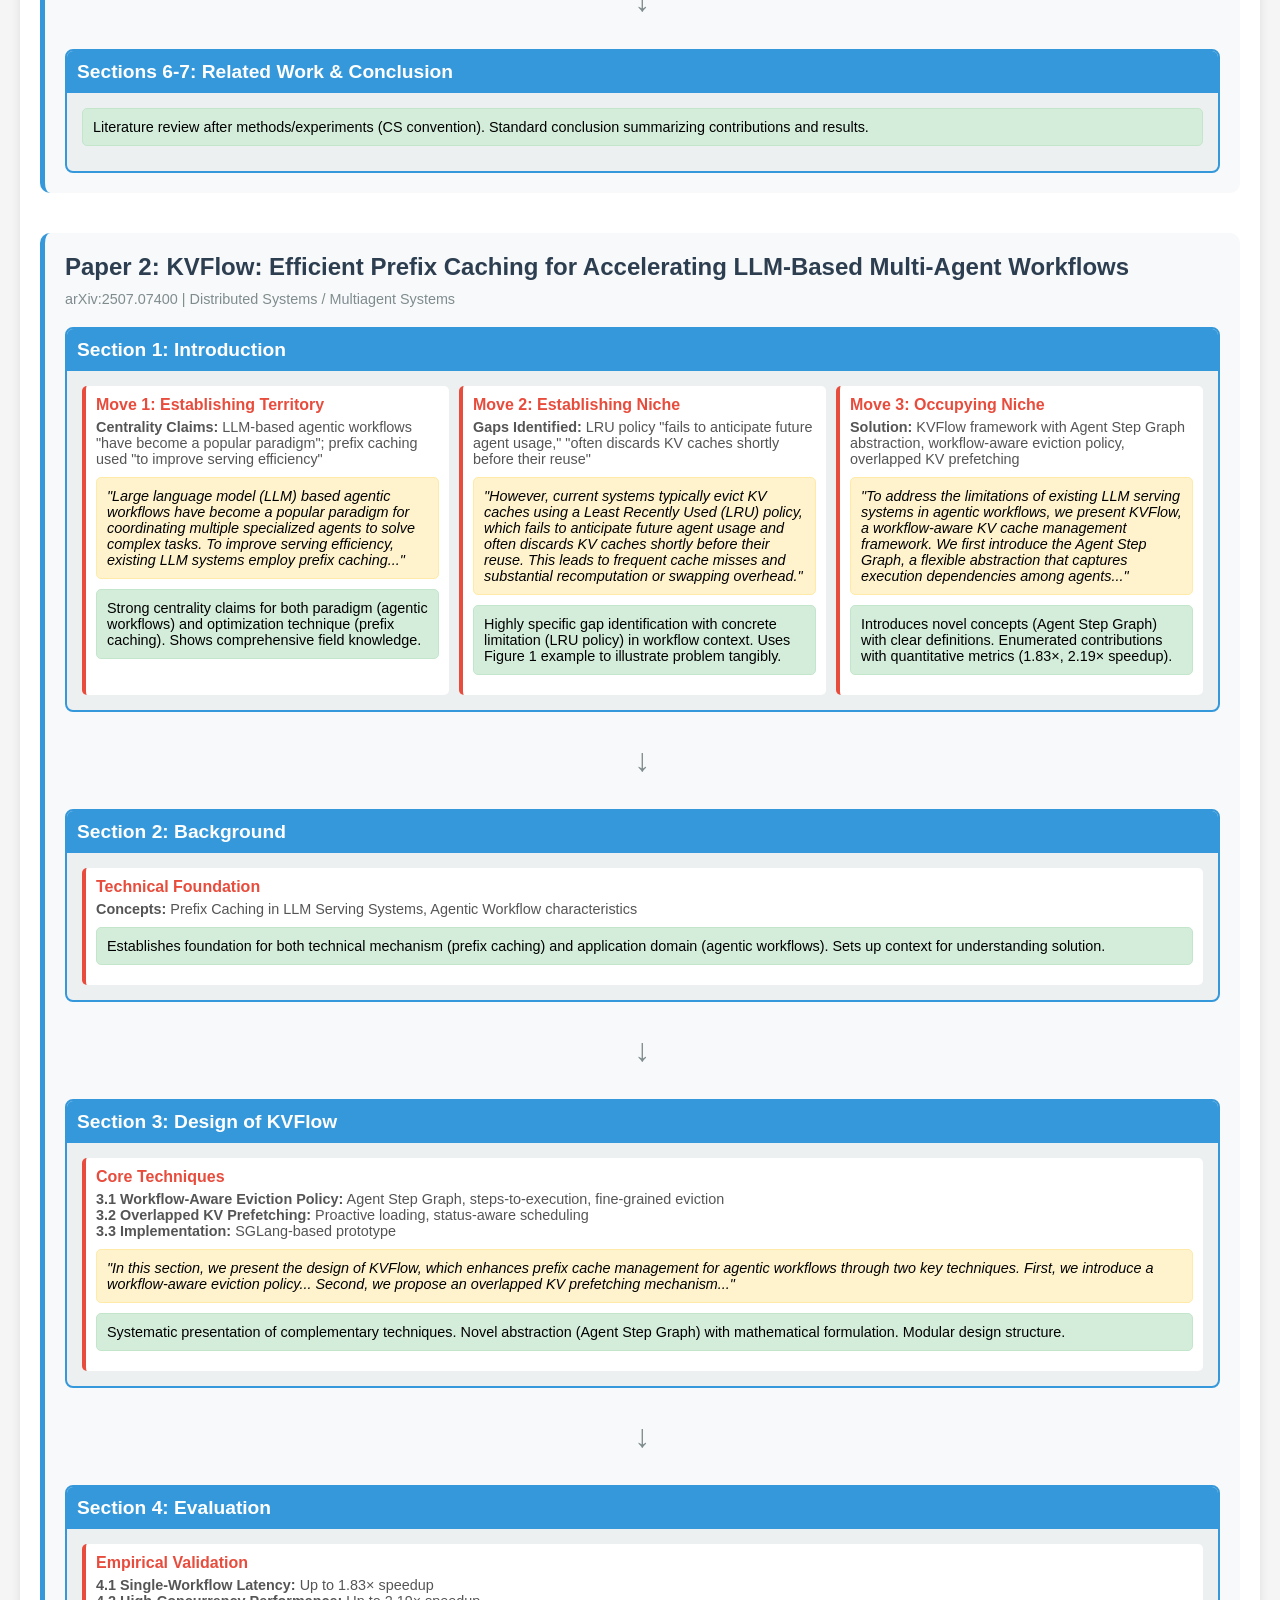
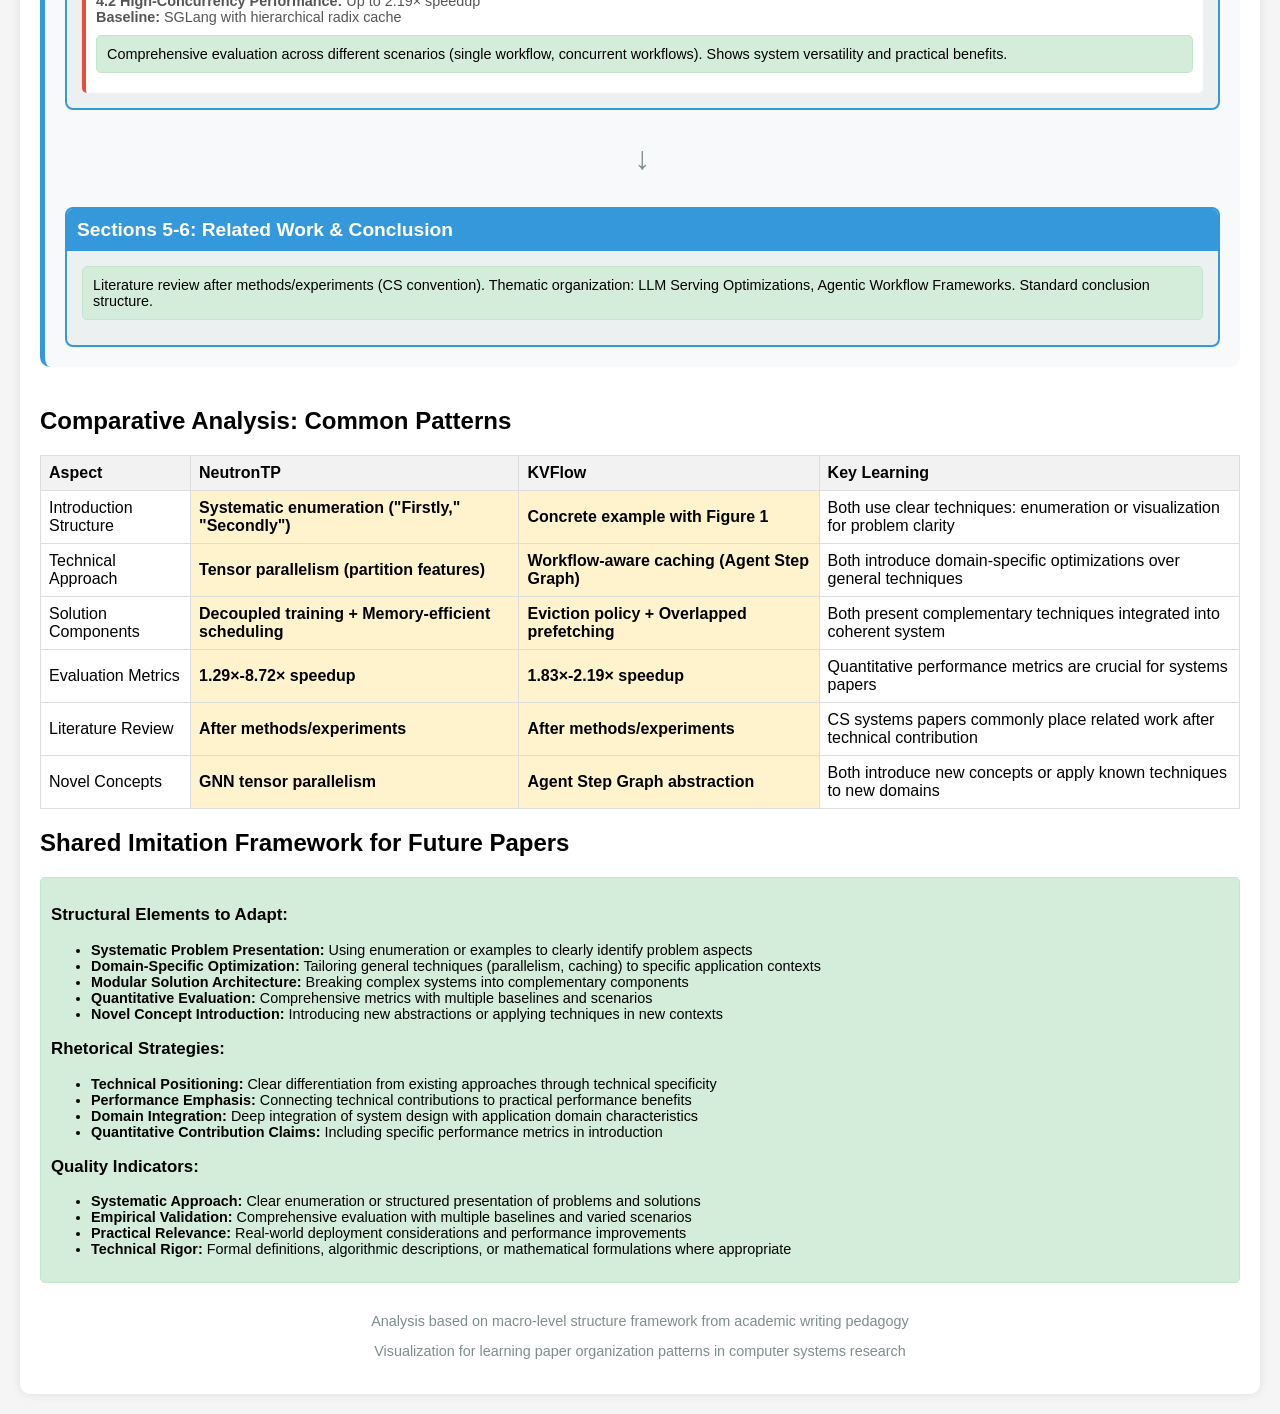
<file: literature/GFY*/visualSample.html>
<!DOCTYPE html>
<html lang="en">
<head>
    <meta charset="UTF-8">
    <meta name="viewport" content="width=device-width, initial-scale=1.0">
    <title>GFYu Papers Macro-Level Structure Visualization</title>
    <style>
        body {
            font-family: Arial, sans-serif;
            margin: 20px;
            background-color: #f5f5f5;
        }
        .container {
            max-width: 1400px;
            margin: 0 auto;
            background: white;
            padding: 20px;
            border-radius: 10px;
            box-shadow: 0 0 10px rgba(0,0,0,0.1);
        }
        h1 {
            text-align: center;
            color: #2c3e50;
            margin-bottom: 30px;
        }
        .paper-section {
            margin-bottom: 40px;
            padding: 20px;
            background: #f8f9fa;
            border-radius: 10px;
            border-left: 5px solid #3498db;
        }
        .paper-title {
            font-size: 1.5em;
            color: #2c3e50;
            margin-bottom: 10px;
            font-weight: bold;
        }
        .paper-meta {
            color: #7f8c8d;
            font-size: 0.9em;
            margin-bottom: 20px;
        }
        .structure-diagram {
            display: flex;
            flex-direction: column;
            gap: 20px;
        }
        .section {
            border: 2px solid #3498db;
            border-radius: 8px;
            padding: 15px;
            background: #ecf0f1;
            position: relative;
        }
        .section-header {
            background: #3498db;
            color: white;
            padding: 10px;
            margin: -15px -15px 15px -15px;
            border-radius: 6px 6px 0 0;
            display: flex;
            justify-content: space-between;
            align-items: center;
        }
        .section-title {
            font-weight: bold;
            font-size: 1.2em;
        }
        .moves {
            display: grid;
            grid-template-columns: repeat(auto-fit, minmax(250px, 1fr));
            gap: 10px;
            margin-top: 10px;
        }
        .move {
            background: white;
            padding: 10px;
            border-radius: 5px;
            border-left: 4px solid #e74c3c;
        }
        .move-title {
            font-weight: bold;
            color: #e74c3c;
            margin-bottom: 5px;
        }
        .move-content {
            font-size: 0.9em;
            color: #555;
        }
        .key-excerpt {
            background: #fff3cd;
            border: 1px solid #ffeaa7;
            border-radius: 5px;
            padding: 10px;
            margin: 10px 0;
            font-style: italic;
            font-size: 0.9em;
        }
        .analysis {
            background: #d4edda;
            border: 1px solid #c3e6cb;
            border-radius: 5px;
            padding: 10px;
            margin: 10px 0;
            font-size: 0.9em;
        }
        .flow-arrow {
            text-align: center;
            font-size: 2em;
            color: #7f8c8d;
            margin: 10px 0;
        }
        .comparison-table {
            width: 100%;
            border-collapse: collapse;
            margin: 20px 0;
            background: white;
        }
        .comparison-table th, .comparison-table td {
            border: 1px solid #ddd;
            padding: 8px;
            text-align: left;
        }
        .comparison-table th {
            background-color: #f2f2f2;
            font-weight: bold;
        }
        .highlight {
            background-color: #fff3cd;
            font-weight: bold;
        }
    </style>
</head>
<body>
    <div class="container">
        <h1>GFYu Papers: Macro-Level Structure Analysis</h1>
        
        <!-- NeutronTP Paper -->
        <div class="paper-section">
            <div class="paper-title">Paper 1: NeutronTP: Load-Balanced Distributed Full-Graph GNN Training with Tensor Parallelism</div>
            <div class="paper-meta">arXiv:2412.20379 | PVLDB 2025 | Distributed Systems / Parallel Computing</div>

            <div class="structure-diagram">
                <!-- Introduction Section -->
                <div class="section">
                    <div class="section-header">
                        <span class="section-title">Section 1: Introduction</span>
                    </div>

                    <div class="moves">
                        <div class="move">
                            <div class="move-title">Move 1: Establishing Territory</div>
                            <div class="move-content">
                                <strong>Centrality Claims:</strong> GNNs have "demonstrated remarkable effectiveness"; full-graph training "has emerged as a promising method"
                            </div>
                            <div class="key-excerpt">
                                "Graph Neural Networks (GNNs) have demonstrated remarkable effectiveness in machine learning tasks... Recently, full-graph GNN training, which involves training on the entire graph, has emerged as a promising GNN training method..."
                            </div>
                            <div class="analysis">
                                Strong centrality claims with evaluative language. Present perfect tense for significance. Synthesizes key developments.
                            </div>
                        </div>

                        <div class="move">
                            <div class="move-title">Move 2: Establishing Niche</div>
                            <div class="move-content">
                                <strong>Gaps Identified:</strong> "unbalanced workloads," "high overhead," "cross-worker vertex dependencies" in data parallelism
                            </div>
                            <div class="key-excerpt">
                                "Despite that partitioning graph data enables distributed GNN systems to handle large-scale data, it also constitutes a primary constraint on the performance of GNN data parallelism. Firstly... the irregular nature of graph data makes it challenging to ensure load balance... Secondly, the edges among data samples lead to complex cross-worker vertex dependencies..."
                            </div>
                            <div class="analysis">
                                Systematic enumeration ("Firstly," "Secondly") clearly identifies multiple problem aspects. Highly specific and researchable gaps.
                            </div>
                        </div>

                        <div class="move">
                            <div class="move-title">Move 3: Occupying Niche</div>
                            <div class="move-content">
                                <strong>Solution:</strong> Tensor parallelism that partitions features instead of graph structures; NeutronTP system with decoupled training and memory-efficient scheduling
                            </div>
                            <div class="key-excerpt">
                                "In this paper, we leverage tensor parallelism for distributed GNN training, eliminating cross-worker vertex dependencies by partitioning features instead of the graph structure."
                            </div>
                            <div class="analysis">
                                Clear technical positioning with specific approach. Enumerated contributions provide structure. Quantitative claims (1.29×-8.72× speedup).
                            </div>
                        </div>
                    </div>
                </div>

                <div class="flow-arrow">↓</div>

                <!-- Background Section -->
                <div class="section">
                    <div class="section-header">
                        <span class="section-title">Section 2: Background and Motivation</span>
                    </div>
                    <div class="analysis">
                        Establishes technical foundation: GNNs, Full-Graph Training, Data Parallelism limitations. Systematic presentation of related concepts before introducing solution.
                    </div>
                </div>

                <div class="flow-arrow">↓</div>

                <!-- Methods Sections -->
                <div class="section">
                    <div class="section-header">
                        <span class="section-title">Sections 3-4: GNN Tensor Parallelism & NeutronTP System</span>
                    </div>
                    <div class="moves">
                        <div class="move">
                            <div class="move-title">Technical Contribution</div>
                            <div class="move-content">
                                <strong>Core Approach:</strong> Tensor parallelism with gather/split operations
                                <br><strong>System Components:</strong> Generalized Decoupled Training, Memory-Efficient Task Scheduling
                            </div>
                            <div class="key-excerpt">
                                "We further enhance the efficiency of GNN tensor parallelism by optimizing communication and memory overhead. Firstly, we employ a generalized decoupled training approach... Secondly, we employ a memory-efficient task scheduling strategy..."
                            </div>
                            <div class="analysis">
                                Modular architecture with complementary techniques. High technical precision with algorithmic descriptions.
                            </div>
                        </div>
                    </div>
                </div>

                <div class="flow-arrow">↓</div>

                <!-- Evaluation Section -->
                <div class="section">
                    <div class="section-header">
                        <span class="section-title">Section 5: Evaluation</span>
                    </div>
                    <div class="moves">
                        <div class="move">
                            <div class="move-title">Empirical Validation</div>
                            <div class="move-content">
                                <strong>Metrics:</strong> Speedup comparisons (1.29×-8.72×)
                                <br><strong>Baselines:</strong> DistDGL, NeutronStar, Sancus, DistDGLv2
                                <br><strong>Scenarios:</strong> Homogeneous and heterogeneous graphs
                            </div>
                            <div class="analysis">
                                Comprehensive evaluation with multiple baselines. Real-world deployment (16-node Aliyun cluster).
                            </div>
                        </div>
                    </div>
                </div>

                <div class="flow-arrow">↓</div>

                <!-- Conclusion -->
                <div class="section">
                    <div class="section-header">
                        <span class="section-title">Sections 6-7: Related Work & Conclusion</span>
                    </div>
                    <div class="analysis">
                        Literature review after methods/experiments (CS convention). Standard conclusion summarizing contributions and results.
                    </div>
                </div>
            </div>
        </div>

        <!-- KVFlow Paper -->
        <div class="paper-section">
            <div class="paper-title">Paper 2: KVFlow: Efficient Prefix Caching for Accelerating LLM-Based Multi-Agent Workflows</div>
            <div class="paper-meta">arXiv:2507.07400 | Distributed Systems / Multiagent Systems</div>

            <div class="structure-diagram">
                <!-- Introduction Section -->
                <div class="section">
                    <div class="section-header">
                        <span class="section-title">Section 1: Introduction</span>
                    </div>

                    <div class="moves">
                        <div class="move">
                            <div class="move-title">Move 1: Establishing Territory</div>
                            <div class="move-content">
                                <strong>Centrality Claims:</strong> LLM-based agentic workflows "have become a popular paradigm"; prefix caching used "to improve serving efficiency"
                            </div>
                            <div class="key-excerpt">
                                "Large language model (LLM) based agentic workflows have become a popular paradigm for coordinating multiple specialized agents to solve complex tasks. To improve serving efficiency, existing LLM systems employ prefix caching..."
                            </div>
                            <div class="analysis">
                                Strong centrality claims for both paradigm (agentic workflows) and optimization technique (prefix caching). Shows comprehensive field knowledge.
                            </div>
                        </div>

                        <div class="move">
                            <div class="move-title">Move 2: Establishing Niche</div>
                            <div class="move-content">
                                <strong>Gaps Identified:</strong> LRU policy "fails to anticipate future agent usage," "often discards KV caches shortly before their reuse"
                            </div>
                            <div class="key-excerpt">
                                "However, current systems typically evict KV caches using a Least Recently Used (LRU) policy, which fails to anticipate future agent usage and often discards KV caches shortly before their reuse. This leads to frequent cache misses and substantial recomputation or swapping overhead."
                            </div>
                            <div class="analysis">
                                Highly specific gap identification with concrete limitation (LRU policy) in workflow context. Uses Figure 1 example to illustrate problem tangibly.
                            </div>
                        </div>

                        <div class="move">
                            <div class="move-title">Move 3: Occupying Niche</div>
                            <div class="move-content">
                                <strong>Solution:</strong> KVFlow framework with Agent Step Graph abstraction, workflow-aware eviction policy, overlapped KV prefetching
                            </div>
                            <div class="key-excerpt">
                                "To address the limitations of existing LLM serving systems in agentic workflows, we present KVFlow, a workflow-aware KV cache management framework. We first introduce the Agent Step Graph, a flexible abstraction that captures execution dependencies among agents..."
                            </div>
                            <div class="analysis">
                                Introduces novel concepts (Agent Step Graph) with clear definitions. Enumerated contributions with quantitative metrics (1.83×, 2.19× speedup).
                            </div>
                        </div>
                    </div>
                </div>

                <div class="flow-arrow">↓</div>

                <!-- Background Section -->
                <div class="section">
                    <div class="section-header">
                        <span class="section-title">Section 2: Background</span>
                    </div>
                    <div class="moves">
                        <div class="move">
                            <div class="move-title">Technical Foundation</div>
                            <div class="move-content">
                                <strong>Concepts:</strong> Prefix Caching in LLM Serving Systems, Agentic Workflow characteristics
                            </div>
                            <div class="analysis">
                                Establishes foundation for both technical mechanism (prefix caching) and application domain (agentic workflows). Sets up context for understanding solution.
                            </div>
                        </div>
                    </div>
                </div>

                <div class="flow-arrow">↓</div>

                <!-- Design Section -->
                <div class="section">
                    <div class="section-header">
                        <span class="section-title">Section 3: Design of KVFlow</span>
                    </div>
                    <div class="moves">
                        <div class="move">
                            <div class="move-title">Core Techniques</div>
                            <div class="move-content">
                                <strong>3.1 Workflow-Aware Eviction Policy:</strong> Agent Step Graph, steps-to-execution, fine-grained eviction
                                <br><strong>3.2 Overlapped KV Prefetching:</strong> Proactive loading, status-aware scheduling
                                <br><strong>3.3 Implementation:</strong> SGLang-based prototype
                            </div>
                            <div class="key-excerpt">
                                "In this section, we present the design of KVFlow, which enhances prefix cache management for agentic workflows through two key techniques. First, we introduce a workflow-aware eviction policy... Second, we propose an overlapped KV prefetching mechanism..."
                            </div>
                            <div class="analysis">
                                Systematic presentation of complementary techniques. Novel abstraction (Agent Step Graph) with mathematical formulation. Modular design structure.
                            </div>
                        </div>
                    </div>
                </div>

                <div class="flow-arrow">↓</div>

                <!-- Evaluation Section -->
                <div class="section">
                    <div class="section-header">
                        <span class="section-title">Section 4: Evaluation</span>
                    </div>
                    <div class="moves">
                        <div class="move">
                            <div class="move-title">Empirical Validation</div>
                            <div class="move-content">
                                <strong>4.1 Single-Workflow Latency:</strong> Up to 1.83× speedup
                                <br><strong>4.2 High-Concurrency Performance:</strong> Up to 2.19× speedup
                                <br><strong>Baseline:</strong> SGLang with hierarchical radix cache
                            </div>
                            <div class="analysis">
                                Comprehensive evaluation across different scenarios (single workflow, concurrent workflows). Shows system versatility and practical benefits.
                            </div>
                        </div>
                    </div>
                </div>

                <div class="flow-arrow">↓</div>

                <!-- Conclusion -->
                <div class="section">
                    <div class="section-header">
                        <span class="section-title">Sections 5-6: Related Work & Conclusion</span>
                    </div>
                    <div class="analysis">
                        Literature review after methods/experiments (CS convention). Thematic organization: LLM Serving Optimizations, Agentic Workflow Frameworks. Standard conclusion structure.
                    </div>
                </div>
            </div>
        </div>

        <h2>Comparative Analysis: Common Patterns</h2>
        <table class="comparison-table">
            <tr>
                <th>Aspect</th>
                <th>NeutronTP</th>
                <th>KVFlow</th>
                <th>Key Learning</th>
            </tr>
            <tr>
                <td>Introduction Structure</td>
                <td class="highlight">Systematic enumeration ("Firstly," "Secondly")</td>
                <td class="highlight">Concrete example with Figure 1</td>
                <td>Both use clear techniques: enumeration or visualization for problem clarity</td>
            </tr>
            <tr>
                <td>Technical Approach</td>
                <td class="highlight">Tensor parallelism (partition features)</td>
                <td class="highlight">Workflow-aware caching (Agent Step Graph)</td>
                <td>Both introduce domain-specific optimizations over general techniques</td>
            </tr>
            <tr>
                <td>Solution Components</td>
                <td class="highlight">Decoupled training + Memory-efficient scheduling</td>
                <td class="highlight">Eviction policy + Overlapped prefetching</td>
                <td>Both present complementary techniques integrated into coherent system</td>
            </tr>
            <tr>
                <td>Evaluation Metrics</td>
                <td class="highlight">1.29×-8.72× speedup</td>
                <td class="highlight">1.83×-2.19× speedup</td>
                <td>Quantitative performance metrics are crucial for systems papers</td>
            </tr>
            <tr>
                <td>Literature Review</td>
                <td class="highlight">After methods/experiments</td>
                <td class="highlight">After methods/experiments</td>
                <td>CS systems papers commonly place related work after technical contribution</td>
            </tr>
            <tr>
                <td>Novel Concepts</td>
                <td class="highlight">GNN tensor parallelism</td>
                <td class="highlight">Agent Step Graph abstraction</td>
                <td>Both introduce new concepts or apply known techniques to new domains</td>
            </tr>
        </table>

        <h2>Shared Imitation Framework for Future Papers</h2>
        <div class="analysis">
            <h3>Structural Elements to Adapt:</h3>
            <ul>
                <li><strong>Systematic Problem Presentation:</strong> Using enumeration or examples to clearly identify problem aspects</li>
                <li><strong>Domain-Specific Optimization:</strong> Tailoring general techniques (parallelism, caching) to specific application contexts</li>
                <li><strong>Modular Solution Architecture:</strong> Breaking complex systems into complementary components</li>
                <li><strong>Quantitative Evaluation:</strong> Comprehensive metrics with multiple baselines and scenarios</li>
                <li><strong>Novel Concept Introduction:</strong> Introducing new abstractions or applying techniques in new contexts</li>
            </ul>

            <h3>Rhetorical Strategies:</h3>
            <ul>
                <li><strong>Technical Positioning:</strong> Clear differentiation from existing approaches through technical specificity</li>
                <li><strong>Performance Emphasis:</strong> Connecting technical contributions to practical performance benefits</li>
                <li><strong>Domain Integration:</strong> Deep integration of system design with application domain characteristics</li>
                <li><strong>Quantitative Contribution Claims:</strong> Including specific performance metrics in introduction</li>
            </ul>

            <h3>Quality Indicators:</h3>
            <ul>
                <li><strong>Systematic Approach:</strong> Clear enumeration or structured presentation of problems and solutions</li>
                <li><strong>Empirical Validation:</strong> Comprehensive evaluation with multiple baselines and varied scenarios</li>
                <li><strong>Practical Relevance:</strong> Real-world deployment considerations and performance improvements</li>
                <li><strong>Technical Rigor:</strong> Formal definitions, algorithmic descriptions, or mathematical formulations where appropriate</li>
            </ul>
        </div>

        <div style="text-align: center; margin-top: 30px; color: #7f8c8d; font-size: 0.9em;">
            <p>Analysis based on macro-level structure framework from academic writing pedagogy</p>
            <p>Visualization for learning paper organization patterns in computer systems research</p>
        </div>
    </div>
</body>
</html>
</file>
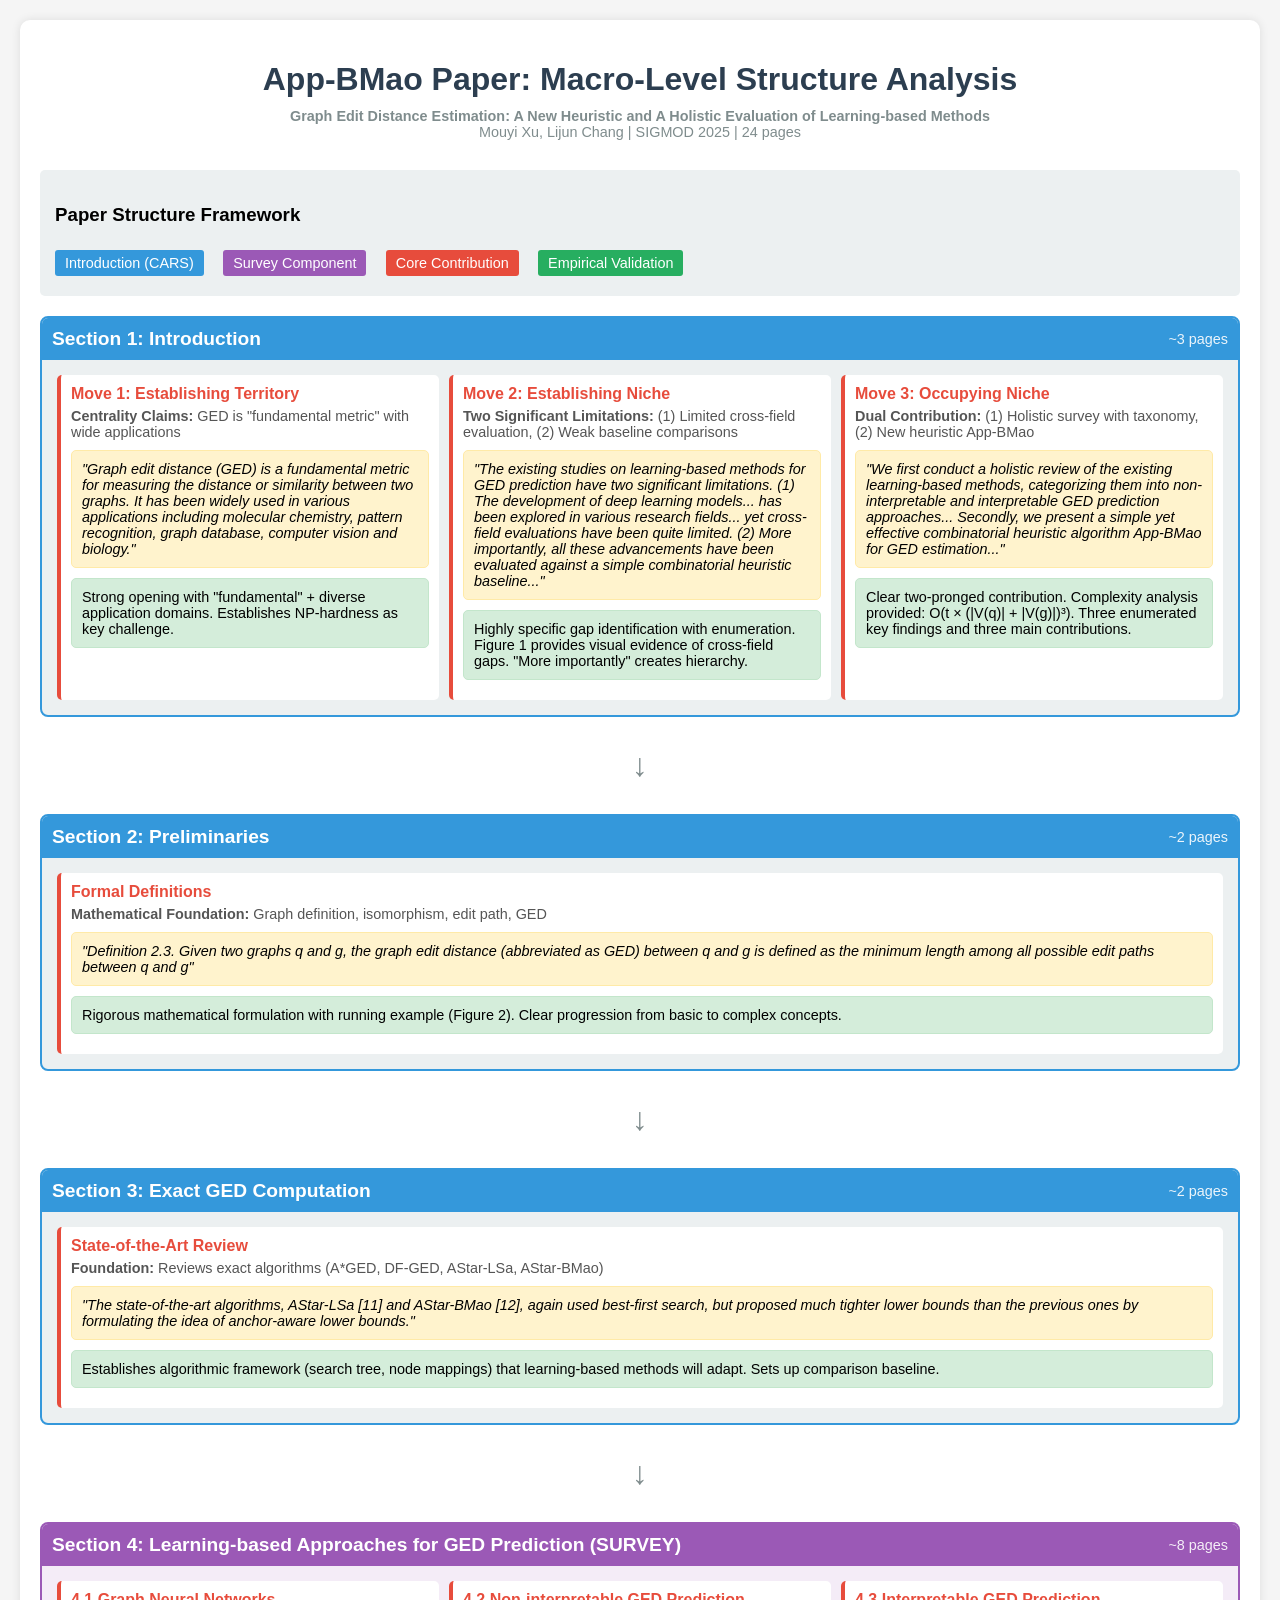
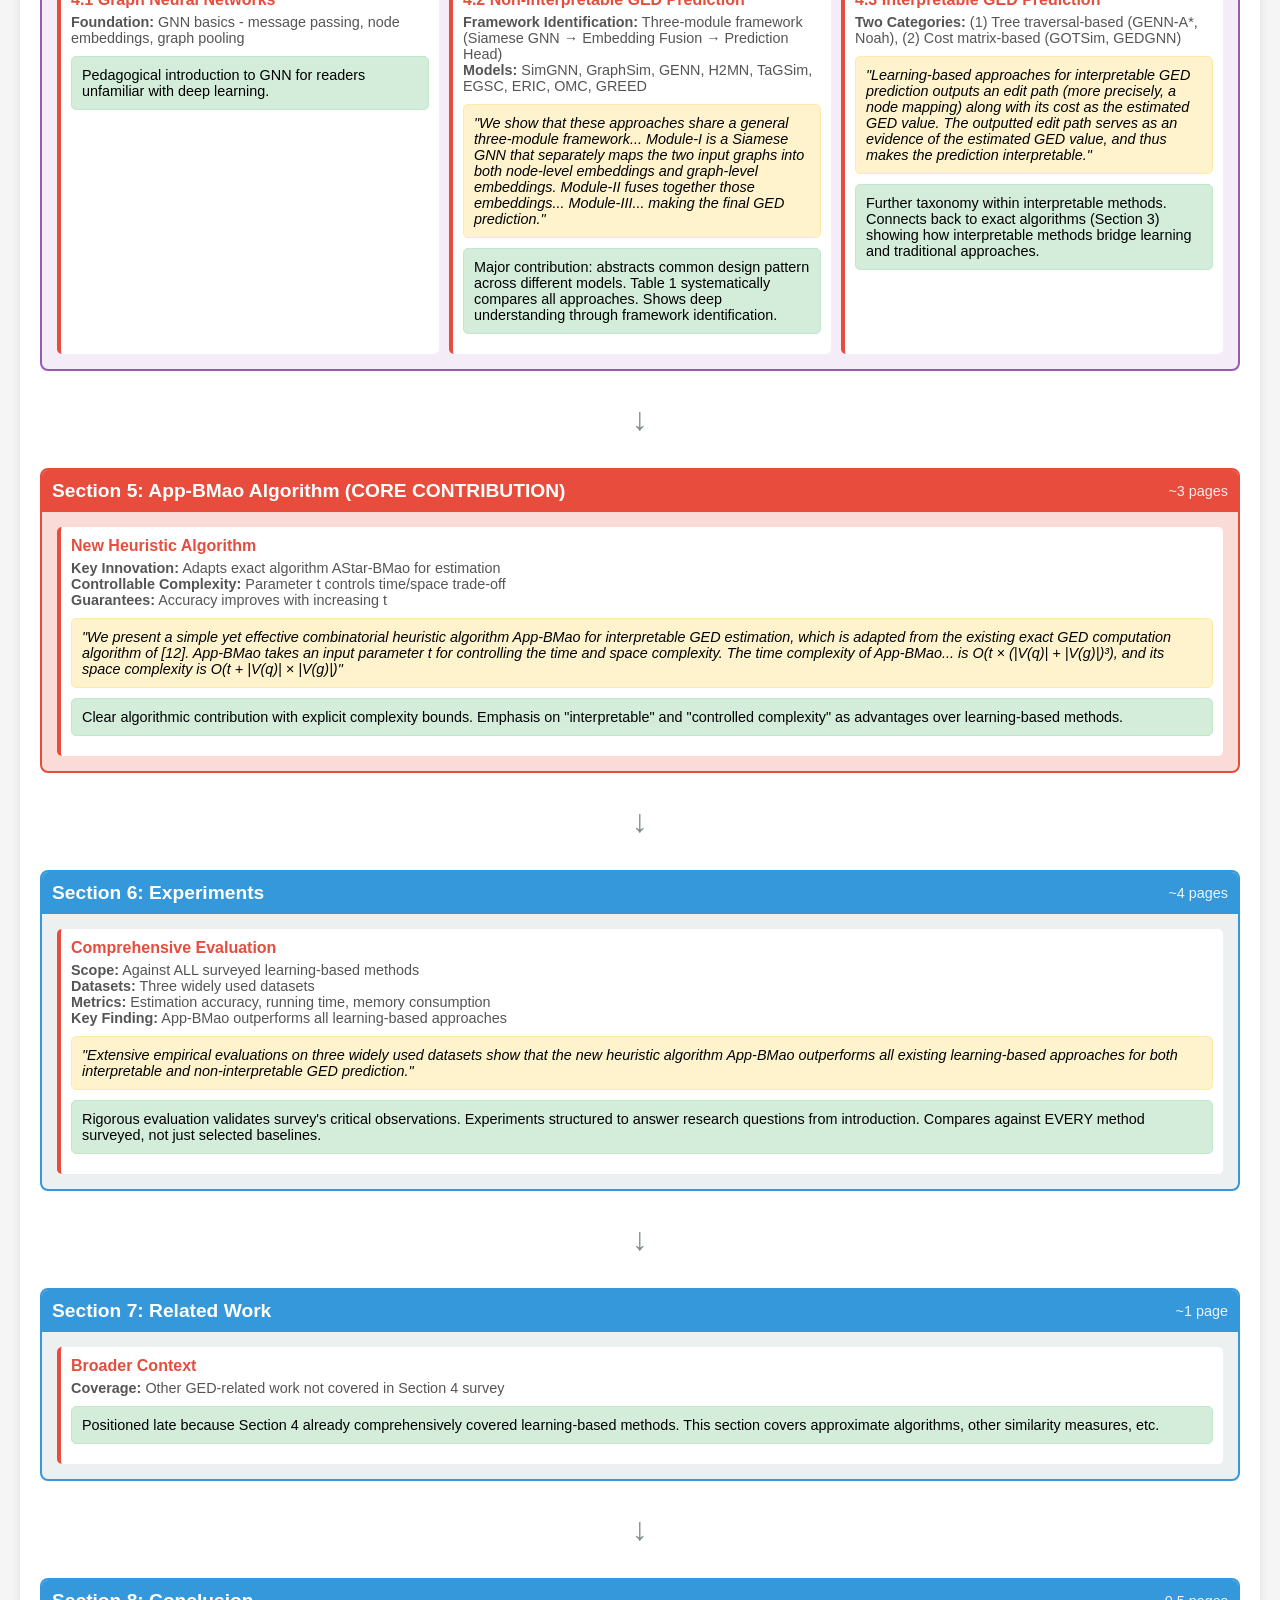
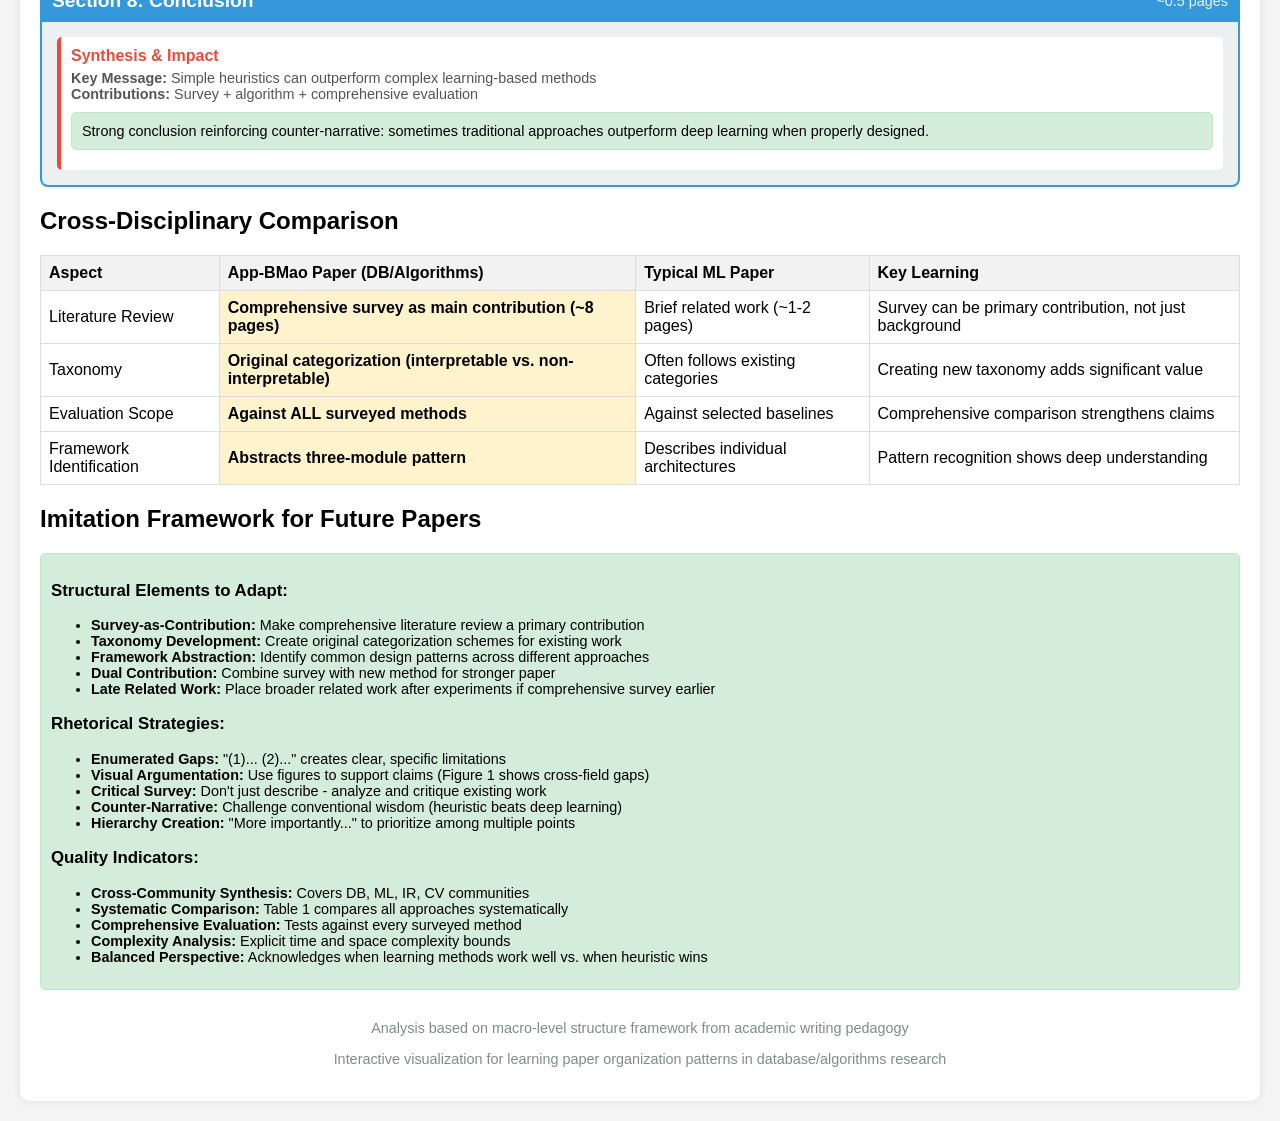
<file: literature/JJG*/AppBMaoVisualization.html>
<!DOCTYPE html>
<html lang="en">
<head>
    <meta charset="UTF-8">
    <meta name="viewport" content="width=device-width, initial-scale=1.0">
    <title>App-BMao Paper Macro-Level Structure Visualization</title>
    <style>
        body {
            font-family: Arial, sans-serif;
            margin: 20px;
            background-color: #f5f5f5;
        }
        .container {
            max-width: 1400px;
            margin: 0 auto;
            background: white;
            padding: 20px;
            border-radius: 10px;
            box-shadow: 0 0 10px rgba(0,0,0,0.1);
        }
        h1 {
            text-align: center;
            color: #2c3e50;
            margin-bottom: 10px;
        }
        .paper-info {
            text-align: center;
            color: #7f8c8d;
            margin-bottom: 30px;
            font-size: 0.9em;
        }
        .structure-diagram {
            display: flex;
            flex-direction: column;
            gap: 20px;
        }
        .section {
            border: 2px solid #3498db;
            border-radius: 8px;
            padding: 15px;
            background: #ecf0f1;
            position: relative;
        }
        .section.survey {
            border-color: #9b59b6;
            background: #f4ecf7;
        }
        .section.contribution {
            border-color: #e74c3c;
            background: #fadbd8;
        }
        .section-header {
            background: #3498db;
            color: white;
            padding: 10px;
            margin: -15px -15px 15px -15px;
            border-radius: 6px 6px 0 0;
            display: flex;
            justify-content: space-between;
            align-items: center;
        }
        .section.survey .section-header {
            background: #9b59b6;
        }
        .section.contribution .section-header {
            background: #e74c3c;
        }
        .section-title {
            font-weight: bold;
            font-size: 1.2em;
        }
        .word-count {
            font-size: 0.9em;
            opacity: 0.9;
        }
        .moves {
            display: grid;
            grid-template-columns: repeat(auto-fit, minmax(300px, 1fr));
            gap: 10px;
            margin-top: 10px;
        }
        .move {
            background: white;
            padding: 10px;
            border-radius: 5px;
            border-left: 4px solid #e74c3c;
        }
        .move-title {
            font-weight: bold;
            color: #e74c3c;
            margin-bottom: 5px;
        }
        .move-content {
            font-size: 0.9em;
            color: #555;
        }
        .key-excerpt {
            background: #fff3cd;
            border: 1px solid #ffeaa7;
            border-radius: 5px;
            padding: 10px;
            margin: 10px 0;
            font-style: italic;
            font-size: 0.9em;
        }
        .analysis {
            background: #d4edda;
            border: 1px solid #c3e6cb;
            border-radius: 5px;
            padding: 10px;
            margin: 10px 0;
            font-size: 0.9em;
        }
        .flow-arrow {
            text-align: center;
            font-size: 2em;
            color: #7f8c8d;
            margin: 10px 0;
        }
        .comparison-table {
            width: 100%;
            border-collapse: collapse;
            margin: 20px 0;
            background: white;
        }
        .comparison-table th, .comparison-table td {
            border: 1px solid #ddd;
            padding: 8px;
            text-align: left;
        }
        .comparison-table th {
            background-color: #f2f2f2;
            font-weight: bold;
        }
        .highlight {
            background-color: #fff3cd;
            font-weight: bold;
        }
        .legend {
            background: #ecf0f1;
            padding: 15px;
            border-radius: 5px;
            margin: 20px 0;
        }
        .legend-item {
            display: inline-block;
            margin: 5px 15px 5px 0;
            padding: 5px 10px;
            border-radius: 3px;
            font-size: 0.9em;
        }
        .intro { background: #3498db; color: white; }
        .survey-section { background: #9b59b6; color: white; }
        .contribution-section { background: #e74c3c; color: white; }
        .experiments { background: #27ae60; color: white; }
    </style>
</head>
<body>
    <div class="container">
        <h1>App-BMao Paper: Macro-Level Structure Analysis</h1>
        <div class="paper-info">
            <strong>Graph Edit Distance Estimation: A New Heuristic and A Holistic Evaluation of Learning-based Methods</strong><br>
            Mouyi Xu, Lijun Chang | SIGMOD 2025 | 24 pages
        </div>

        <div class="legend">
            <h3>Paper Structure Framework</h3>
            <div class="legend-item intro">Introduction (CARS)</div>
            <div class="legend-item survey-section">Survey Component</div>
            <div class="legend-item contribution-section">Core Contribution</div>
            <div class="legend-item experiments">Empirical Validation</div>
        </div>

        <div class="structure-diagram">

            <!-- Introduction Section -->
            <div class="section">
                <div class="section-header">
                    <span class="section-title">Section 1: Introduction</span>
                    <span class="word-count">~3 pages</span>
                </div>

                <div class="moves">
                    <div class="move">
                        <div class="move-title">Move 1: Establishing Territory</div>
                        <div class="move-content">
                            <strong>Centrality Claims:</strong> GED is "fundamental metric" with wide applications
                        </div>
                        <div class="key-excerpt">
                            "Graph edit distance (GED) is a fundamental metric for measuring the distance or similarity between two graphs. It has been widely used in various applications including molecular chemistry, pattern recognition, graph database, computer vision and biology."
                        </div>
                        <div class="analysis">
                            Strong opening with "fundamental" + diverse application domains. Establishes NP-hardness as key challenge.
                        </div>
                    </div>

                    <div class="move">
                        <div class="move-title">Move 2: Establishing Niche</div>
                        <div class="move-content">
                            <strong>Two Significant Limitations:</strong> (1) Limited cross-field evaluation, (2) Weak baseline comparisons
                        </div>
                        <div class="key-excerpt">
                            "The existing studies on learning-based methods for GED prediction have two significant limitations. (1) The development of deep learning models... has been explored in various research fields... yet cross-field evaluations have been quite limited. (2) More importantly, all these advancements have been evaluated against a simple combinatorial heuristic baseline..."
                        </div>
                        <div class="analysis">
                            Highly specific gap identification with enumeration. Figure 1 provides visual evidence of cross-field gaps. "More importantly" creates hierarchy.
                        </div>
                    </div>

                    <div class="move">
                        <div class="move-title">Move 3: Occupying Niche</div>
                        <div class="move-content">
                            <strong>Dual Contribution:</strong> (1) Holistic survey with taxonomy, (2) New heuristic App-BMao
                        </div>
                        <div class="key-excerpt">
                            "We first conduct a holistic review of the existing learning-based methods, categorizing them into non-interpretable and interpretable GED prediction approaches... Secondly, we present a simple yet effective combinatorial heuristic algorithm App-BMao for GED estimation..."
                        </div>
                        <div class="analysis">
                            Clear two-pronged contribution. Complexity analysis provided: O(t × (|V(q)| + |V(g)|)³). Three enumerated key findings and three main contributions.
                        </div>
                    </div>
                </div>
            </div>

            <div class="flow-arrow">↓</div>

            <!-- Preliminaries Section -->
            <div class="section">
                <div class="section-header">
                    <span class="section-title">Section 2: Preliminaries</span>
                    <span class="word-count">~2 pages</span>
                </div>

                <div class="moves">
                    <div class="move">
                        <div class="move-title">Formal Definitions</div>
                        <div class="move-content">
                            <strong>Mathematical Foundation:</strong> Graph definition, isomorphism, edit path, GED
                        </div>
                        <div class="key-excerpt">
                            "Definition 2.3. Given two graphs q and g, the graph edit distance (abbreviated as GED) between q and g is defined as the minimum length among all possible edit paths between q and g"
                        </div>
                        <div class="analysis">
                            Rigorous mathematical formulation with running example (Figure 2). Clear progression from basic to complex concepts.
                        </div>
                    </div>
                </div>
            </div>

            <div class="flow-arrow">↓</div>

            <!-- Background Section -->
            <div class="section">
                <div class="section-header">
                    <span class="section-title">Section 3: Exact GED Computation</span>
                    <span class="word-count">~2 pages</span>
                </div>

                <div class="moves">
                    <div class="move">
                        <div class="move-title">State-of-the-Art Review</div>
                        <div class="move-content">
                            <strong>Foundation:</strong> Reviews exact algorithms (A*GED, DF-GED, AStar-LSa, AStar-BMao)
                        </div>
                        <div class="key-excerpt">
                            "The state-of-the-art algorithms, AStar-LSa [11] and AStar-BMao [12], again used best-first search, but proposed much tighter lower bounds than the previous ones by formulating the idea of anchor-aware lower bounds."
                        </div>
                        <div class="analysis">
                            Establishes algorithmic framework (search tree, node mappings) that learning-based methods will adapt. Sets up comparison baseline.
                        </div>
                    </div>
                </div>
            </div>

            <div class="flow-arrow">↓</div>

            <!-- Survey Section -->
            <div class="section survey">
                <div class="section-header">
                    <span class="section-title">Section 4: Learning-based Approaches for GED Prediction (SURVEY)</span>
                    <span class="word-count">~8 pages</span>
                </div>

                <div class="moves">
                    <div class="move">
                        <div class="move-title">4.1 Graph Neural Networks</div>
                        <div class="move-content">
                            <strong>Foundation:</strong> GNN basics - message passing, node embeddings, graph pooling
                        </div>
                        <div class="analysis">
                            Pedagogical introduction to GNN for readers unfamiliar with deep learning.
                        </div>
                    </div>

                    <div class="move">
                        <div class="move-title">4.2 Non-interpretable GED Prediction</div>
                        <div class="move-content">
                            <strong>Framework Identification:</strong> Three-module framework (Siamese GNN → Embedding Fusion → Prediction Head)
                            <br><strong>Models:</strong> SimGNN, GraphSim, GENN, H2MN, TaGSim, EGSC, ERIC, OMC, GREED
                        </div>
                        <div class="key-excerpt">
                            "We show that these approaches share a general three-module framework... Module-I is a Siamese GNN that separately maps the two input graphs into both node-level embeddings and graph-level embeddings. Module-II fuses together those embeddings... Module-III... making the final GED prediction."
                        </div>
                        <div class="analysis">
                            Major contribution: abstracts common design pattern across different models. Table 1 systematically compares all approaches. Shows deep understanding through framework identification.
                        </div>
                    </div>

                    <div class="move">
                        <div class="move-title">4.3 Interpretable GED Prediction</div>
                        <div class="move-content">
                            <strong>Two Categories:</strong> (1) Tree traversal-based (GENN-A*, Noah), (2) Cost matrix-based (GOTSim, GEDGNN)
                        </div>
                        <div class="key-excerpt">
                            "Learning-based approaches for interpretable GED prediction outputs an edit path (more precisely, a node mapping) along with its cost as the estimated GED value. The outputted edit path serves as an evidence of the estimated GED value, and thus makes the prediction interpretable."
                        </div>
                        <div class="analysis">
                            Further taxonomy within interpretable methods. Connects back to exact algorithms (Section 3) showing how interpretable methods bridge learning and traditional approaches.
                        </div>
                    </div>
                </div>
            </div>

            <div class="flow-arrow">↓</div>

            <!-- Core Contribution Section -->
            <div class="section contribution">
                <div class="section-header">
                    <span class="section-title">Section 5: App-BMao Algorithm (CORE CONTRIBUTION)</span>
                    <span class="word-count">~3 pages</span>
                </div>

                <div class="moves">
                    <div class="move">
                        <div class="move-title">New Heuristic Algorithm</div>
                        <div class="move-content">
                            <strong>Key Innovation:</strong> Adapts exact algorithm AStar-BMao for estimation
                            <br><strong>Controllable Complexity:</strong> Parameter t controls time/space trade-off
                            <br><strong>Guarantees:</strong> Accuracy improves with increasing t
                        </div>
                        <div class="key-excerpt">
                            "We present a simple yet effective combinatorial heuristic algorithm App-BMao for interpretable GED estimation, which is adapted from the existing exact GED computation algorithm of [12]. App-BMao takes an input parameter t for controlling the time and space complexity. The time complexity of App-BMao... is O(t × (|V(q)| + |V(g)|)³), and its space complexity is O(t + |V(q)| × |V(g)|)"
                        </div>
                        <div class="analysis">
                            Clear algorithmic contribution with explicit complexity bounds. Emphasis on "interpretable" and "controlled complexity" as advantages over learning-based methods.
                        </div>
                    </div>
                </div>
            </div>

            <div class="flow-arrow">↓</div>

            <!-- Experiments Section -->
            <div class="section">
                <div class="section-header">
                    <span class="section-title">Section 6: Experiments</span>
                    <span class="word-count">~4 pages</span>
                </div>

                <div class="moves">
                    <div class="move">
                        <div class="move-title">Comprehensive Evaluation</div>
                        <div class="move-content">
                            <strong>Scope:</strong> Against ALL surveyed learning-based methods
                            <br><strong>Datasets:</strong> Three widely used datasets
                            <br><strong>Metrics:</strong> Estimation accuracy, running time, memory consumption
                            <br><strong>Key Finding:</strong> App-BMao outperforms all learning-based approaches
                        </div>
                        <div class="key-excerpt">
                            "Extensive empirical evaluations on three widely used datasets show that the new heuristic algorithm App-BMao outperforms all existing learning-based approaches for both interpretable and non-interpretable GED prediction."
                        </div>
                        <div class="analysis">
                            Rigorous evaluation validates survey's critical observations. Experiments structured to answer research questions from introduction. Compares against EVERY method surveyed, not just selected baselines.
                        </div>
                    </div>
                </div>
            </div>

            <div class="flow-arrow">↓</div>

            <!-- Related Work Section -->
            <div class="section">
                <div class="section-header">
                    <span class="section-title">Section 7: Related Work</span>
                    <span class="word-count">~1 page</span>
                </div>

                <div class="moves">
                    <div class="move">
                        <div class="move-title">Broader Context</div>
                        <div class="move-content">
                            <strong>Coverage:</strong> Other GED-related work not covered in Section 4 survey
                        </div>
                        <div class="analysis">
                            Positioned late because Section 4 already comprehensively covered learning-based methods. This section covers approximate algorithms, other similarity measures, etc.
                        </div>
                    </div>
                </div>
            </div>

            <div class="flow-arrow">↓</div>

            <!-- Conclusion Section -->
            <div class="section">
                <div class="section-header">
                    <span class="section-title">Section 8: Conclusion</span>
                    <span class="word-count">~0.5 pages</span>
                </div>

                <div class="moves">
                    <div class="move">
                        <div class="move-title">Synthesis & Impact</div>
                        <div class="move-content">
                            <strong>Key Message:</strong> Simple heuristics can outperform complex learning-based methods
                            <br><strong>Contributions:</strong> Survey + algorithm + comprehensive evaluation
                        </div>
                        <div class="analysis">
                            Strong conclusion reinforcing counter-narrative: sometimes traditional approaches outperform deep learning when properly designed.
                        </div>
                    </div>
                </div>
            </div>

        </div>

        <h2>Cross-Disciplinary Comparison</h2>
        <table class="comparison-table">
            <tr>
                <th>Aspect</th>
                <th>App-BMao Paper (DB/Algorithms)</th>
                <th>Typical ML Paper</th>
                <th>Key Learning</th>
            </tr>
            <tr>
                <td>Literature Review</td>
                <td class="highlight">Comprehensive survey as main contribution (~8 pages)</td>
                <td>Brief related work (~1-2 pages)</td>
                <td>Survey can be primary contribution, not just background</td>
            </tr>
            <tr>
                <td>Taxonomy</td>
                <td class="highlight">Original categorization (interpretable vs. non-interpretable)</td>
                <td>Often follows existing categories</td>
                <td>Creating new taxonomy adds significant value</td>
            </tr>
            <tr>
                <td>Evaluation Scope</td>
                <td class="highlight">Against ALL surveyed methods</td>
                <td>Against selected baselines</td>
                <td>Comprehensive comparison strengthens claims</td>
            </tr>
            <tr>
                <td>Framework Identification</td>
                <td class="highlight">Abstracts three-module pattern</td>
                <td>Describes individual architectures</td>
                <td>Pattern recognition shows deep understanding</td>
            </tr>
        </table>

        <h2>Imitation Framework for Future Papers</h2>
        <div class="analysis">
            <h3>Structural Elements to Adapt:</h3>
            <ul>
                <li><strong>Survey-as-Contribution:</strong> Make comprehensive literature review a primary contribution</li>
                <li><strong>Taxonomy Development:</strong> Create original categorization schemes for existing work</li>
                <li><strong>Framework Abstraction:</strong> Identify common design patterns across different approaches</li>
                <li><strong>Dual Contribution:</strong> Combine survey with new method for stronger paper</li>
                <li><strong>Late Related Work:</strong> Place broader related work after experiments if comprehensive survey earlier</li>
            </ul>

            <h3>Rhetorical Strategies:</h3>
            <ul>
                <li><strong>Enumerated Gaps:</strong> "(1)... (2)..." creates clear, specific limitations</li>
                <li><strong>Visual Argumentation:</strong> Use figures to support claims (Figure 1 shows cross-field gaps)</li>
                <li><strong>Critical Survey:</strong> Don't just describe - analyze and critique existing work</li>
                <li><strong>Counter-Narrative:</strong> Challenge conventional wisdom (heuristic beats deep learning)</li>
                <li><strong>Hierarchy Creation:</strong> "More importantly..." to prioritize among multiple points</li>
            </ul>

            <h3>Quality Indicators:</h3>
            <ul>
                <li><strong>Cross-Community Synthesis:</strong> Covers DB, ML, IR, CV communities</li>
                <li><strong>Systematic Comparison:</strong> Table 1 compares all approaches systematically</li>
                <li><strong>Comprehensive Evaluation:</strong> Tests against every surveyed method</li>
                <li><strong>Complexity Analysis:</strong> Explicit time and space complexity bounds</li>
                <li><strong>Balanced Perspective:</strong> Acknowledges when learning methods work well vs. when heuristic wins</li>
            </ul>
        </div>

        <div style="text-align: center; margin-top: 30px; color: #7f8c8d; font-size: 0.9em;">
            <p>Analysis based on macro-level structure framework from academic writing pedagogy</p>
            <p>Interactive visualization for learning paper organization patterns in database/algorithms research</p>
        </div>
    </div>
</body>
</html>
</file>
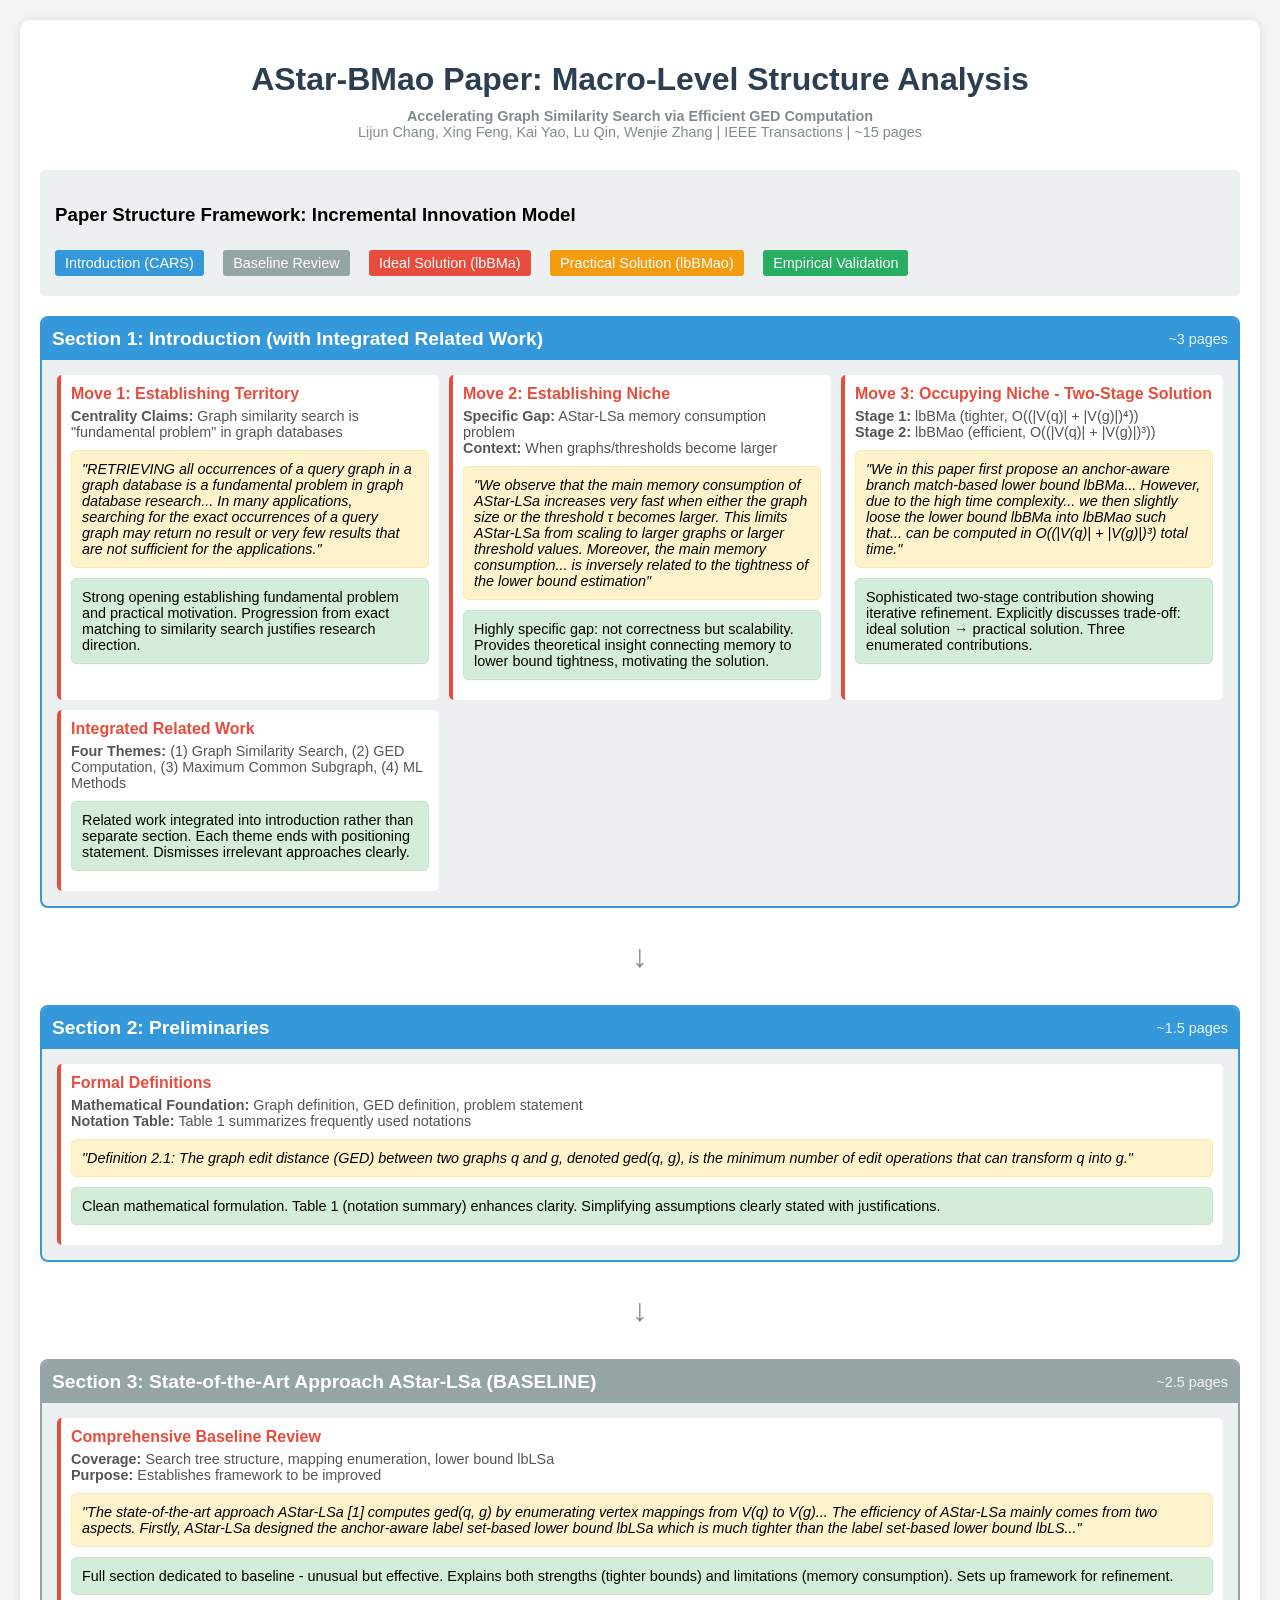
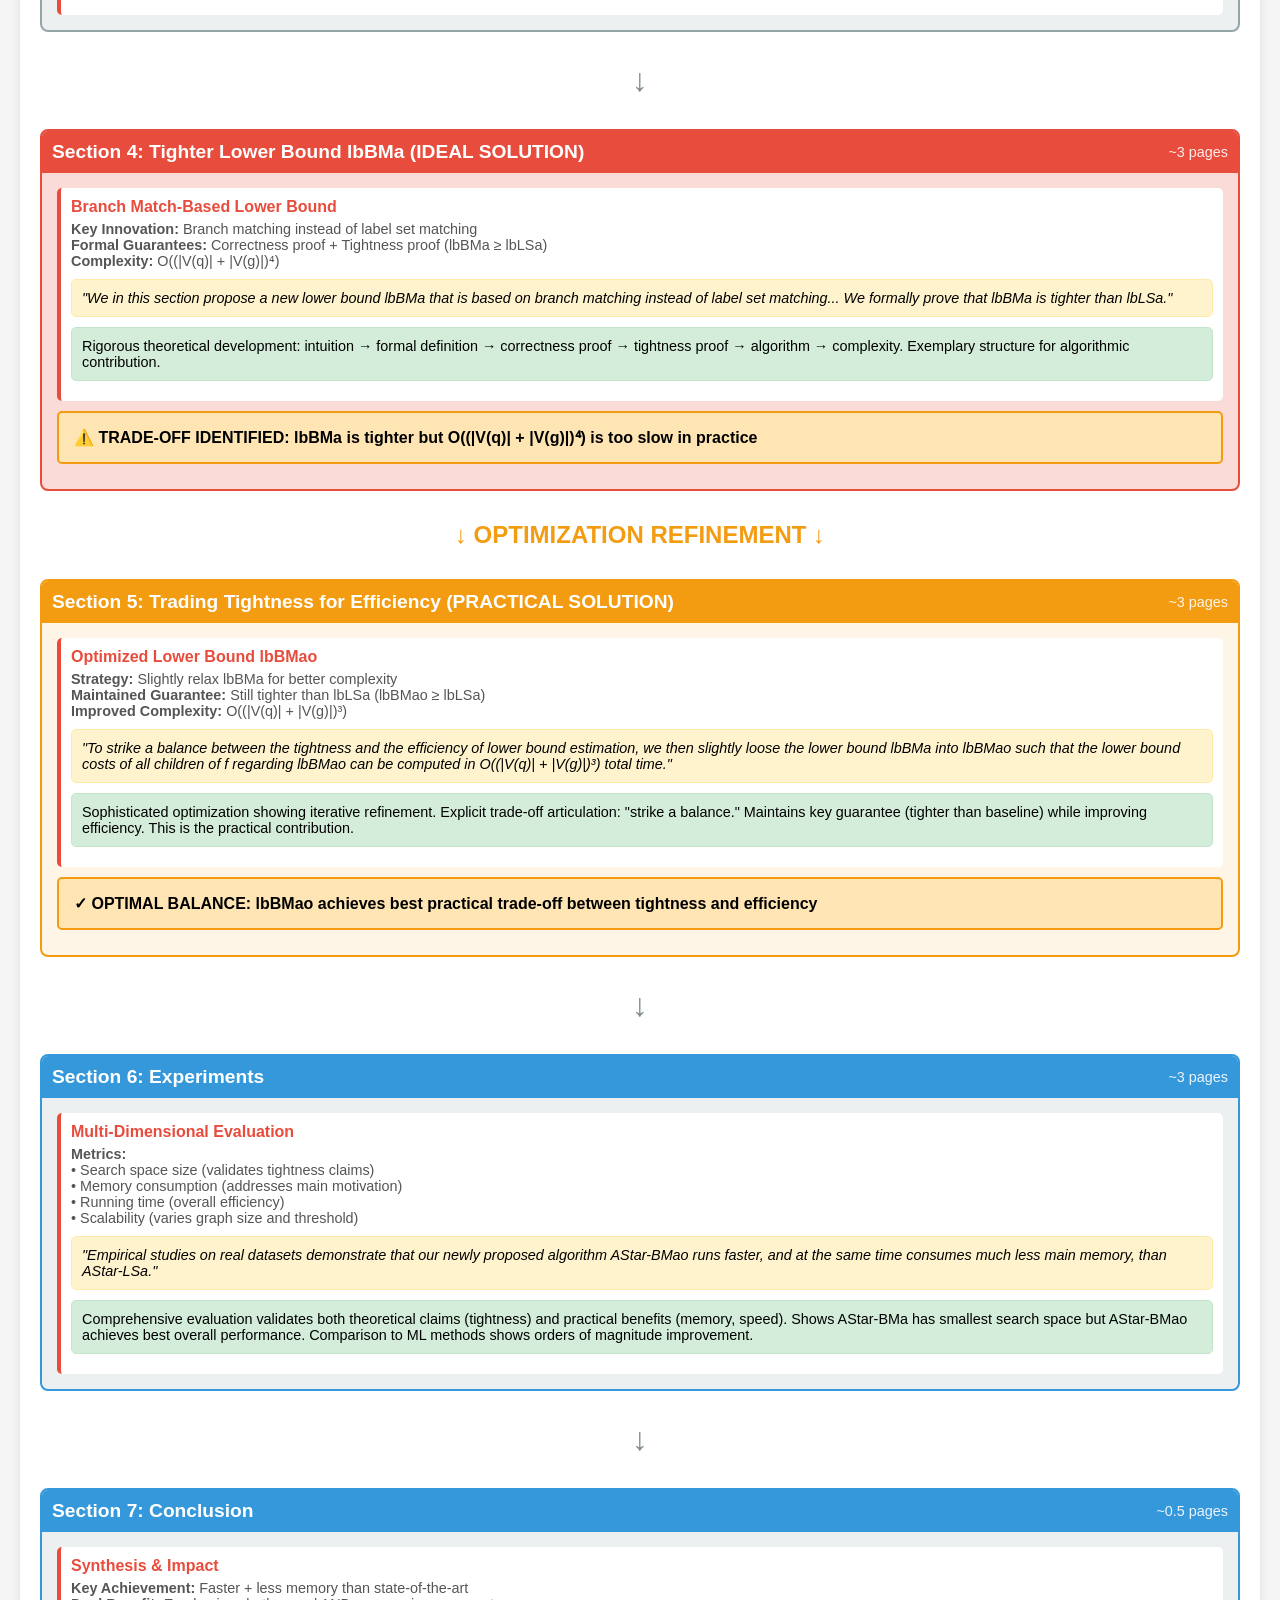
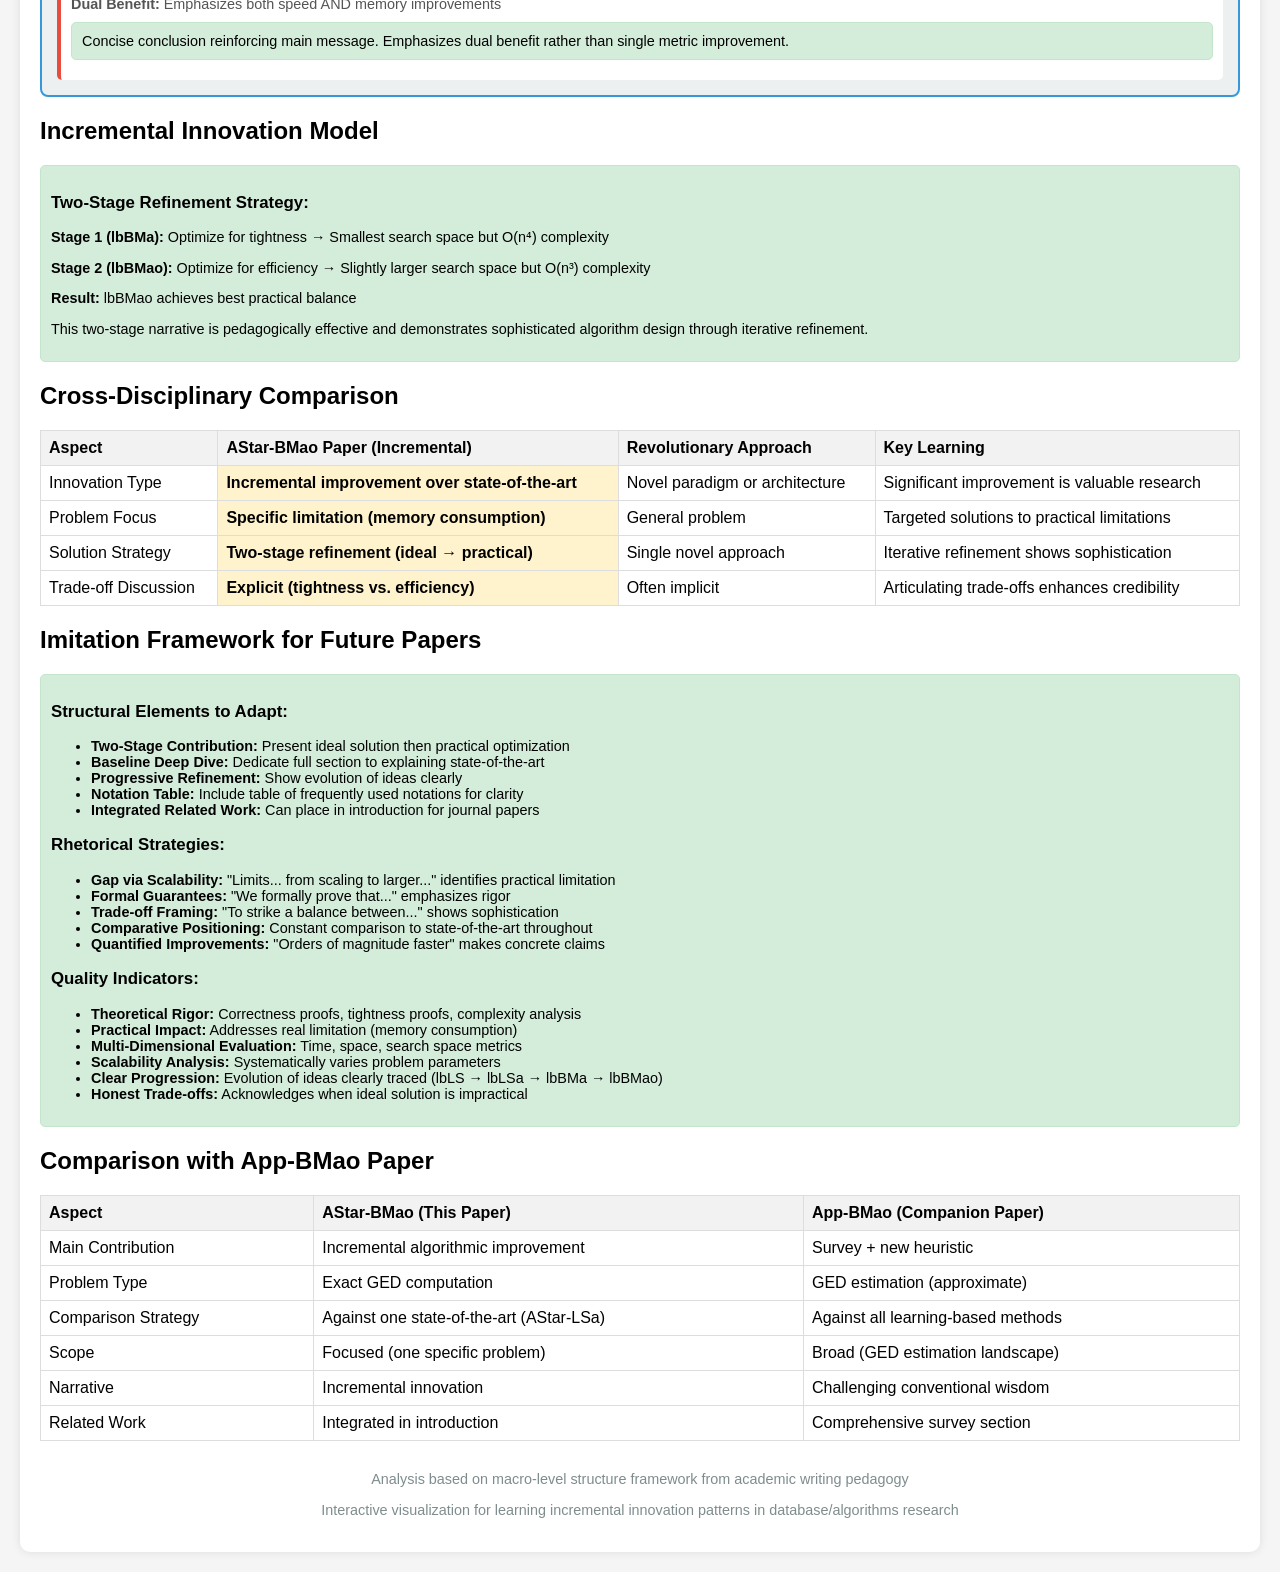
<file: literature/JJG*/AStarBMaoVisualization.html>
<!DOCTYPE html>
<html lang="en">
<head>
    <meta charset="UTF-8">
    <meta name="viewport" content="width=device-width, initial-scale=1.0">
    <title>AStar-BMao Paper Macro-Level Structure Visualization</title>
    <style>
        body {
            font-family: Arial, sans-serif;
            margin: 20px;
            background-color: #f5f5f5;
        }
        .container {
            max-width: 1400px;
            margin: 0 auto;
            background: white;
            padding: 20px;
            border-radius: 10px;
            box-shadow: 0 0 10px rgba(0,0,0,0.1);
        }
        h1 {
            text-align: center;
            color: #2c3e50;
            margin-bottom: 10px;
        }
        .paper-info {
            text-align: center;
            color: #7f8c8d;
            margin-bottom: 30px;
            font-size: 0.9em;
        }
        .structure-diagram {
            display: flex;
            flex-direction: column;
            gap: 20px;
        }
        .section {
            border: 2px solid #3498db;
            border-radius: 8px;
            padding: 15px;
            background: #ecf0f1;
            position: relative;
        }
        .section.baseline {
            border-color: #95a5a6;
            background: #ecf0f1;
        }
        .section.contribution {
            border-color: #e74c3c;
            background: #fadbd8;
        }
        .section.optimization {
            border-color: #f39c12;
            background: #fef5e7;
        }
        .section-header {
            background: #3498db;
            color: white;
            padding: 10px;
            margin: -15px -15px 15px -15px;
            border-radius: 6px 6px 0 0;
            display: flex;
            justify-content: space-between;
            align-items: center;
        }
        .section.baseline .section-header {
            background: #95a5a6;
        }
        .section.contribution .section-header {
            background: #e74c3c;
        }
        .section.optimization .section-header {
            background: #f39c12;
        }
        .section-title {
            font-weight: bold;
            font-size: 1.2em;
        }
        .word-count {
            font-size: 0.9em;
            opacity: 0.9;
        }
        .moves {
            display: grid;
            grid-template-columns: repeat(auto-fit, minmax(300px, 1fr));
            gap: 10px;
            margin-top: 10px;
        }
        .move {
            background: white;
            padding: 10px;
            border-radius: 5px;
            border-left: 4px solid #e74c3c;
        }
        .move-title {
            font-weight: bold;
            color: #e74c3c;
            margin-bottom: 5px;
        }
        .move-content {
            font-size: 0.9em;
            color: #555;
        }
        .key-excerpt {
            background: #fff3cd;
            border: 1px solid #ffeaa7;
            border-radius: 5px;
            padding: 10px;
            margin: 10px 0;
            font-style: italic;
            font-size: 0.9em;
        }
        .analysis {
            background: #d4edda;
            border: 1px solid #c3e6cb;
            border-radius: 5px;
            padding: 10px;
            margin: 10px 0;
            font-size: 0.9em;
        }
        .flow-arrow {
            text-align: center;
            font-size: 2em;
            color: #7f8c8d;
            margin: 10px 0;
        }
        .refinement-arrow {
            text-align: center;
            font-size: 1.5em;
            color: #f39c12;
            margin: 10px 0;
            font-weight: bold;
        }
        .comparison-table {
            width: 100%;
            border-collapse: collapse;
            margin: 20px 0;
            background: white;
        }
        .comparison-table th, .comparison-table td {
            border: 1px solid #ddd;
            padding: 8px;
            text-align: left;
        }
        .comparison-table th {
            background-color: #f2f2f2;
            font-weight: bold;
        }
        .highlight {
            background-color: #fff3cd;
            font-weight: bold;
        }
        .legend {
            background: #ecf0f1;
            padding: 15px;
            border-radius: 5px;
            margin: 20px 0;
        }
        .legend-item {
            display: inline-block;
            margin: 5px 15px 5px 0;
            padding: 5px 10px;
            border-radius: 3px;
            font-size: 0.9em;
        }
        .intro { background: #3498db; color: white; }
        .baseline-section { background: #95a5a6; color: white; }
        .contribution-section { background: #e74c3c; color: white; }
        .optimization-section { background: #f39c12; color: white; }
        .experiments { background: #27ae60; color: white; }
        .tradeoff-box {
            background: #ffe5b4;
            border: 2px solid #f39c12;
            border-radius: 5px;
            padding: 15px;
            margin: 10px 0;
            font-weight: bold;
        }
    </style>
</head>
<body>
    <div class="container">
        <h1>AStar-BMao Paper: Macro-Level Structure Analysis</h1>
        <div class="paper-info">
            <strong>Accelerating Graph Similarity Search via Efficient GED Computation</strong><br>
            Lijun Chang, Xing Feng, Kai Yao, Lu Qin, Wenjie Zhang | IEEE Transactions | ~15 pages
        </div>

        <div class="legend">
            <h3>Paper Structure Framework: Incremental Innovation Model</h3>
            <div class="legend-item intro">Introduction (CARS)</div>
            <div class="legend-item baseline-section">Baseline Review</div>
            <div class="legend-item contribution-section">Ideal Solution (lbBMa)</div>
            <div class="legend-item optimization-section">Practical Solution (lbBMao)</div>
            <div class="legend-item experiments">Empirical Validation</div>
        </div>

        <div class="structure-diagram">

            <!-- Introduction Section -->
            <div class="section">
                <div class="section-header">
                    <span class="section-title">Section 1: Introduction (with Integrated Related Work)</span>
                    <span class="word-count">~3 pages</span>
                </div>

                <div class="moves">
                    <div class="move">
                        <div class="move-title">Move 1: Establishing Territory</div>
                        <div class="move-content">
                            <strong>Centrality Claims:</strong> Graph similarity search is "fundamental problem" in graph databases
                        </div>
                        <div class="key-excerpt">
                            "RETRIEVING all occurrences of a query graph in a graph database is a fundamental problem in graph database research... In many applications, searching for the exact occurrences of a query graph may return no result or very few results that are not sufficient for the applications."
                        </div>
                        <div class="analysis">
                            Strong opening establishing fundamental problem and practical motivation. Progression from exact matching to similarity search justifies research direction.
                        </div>
                    </div>

                    <div class="move">
                        <div class="move-title">Move 2: Establishing Niche</div>
                        <div class="move-content">
                            <strong>Specific Gap:</strong> AStar-LSa memory consumption problem
                            <br><strong>Context:</strong> When graphs/thresholds become larger
                        </div>
                        <div class="key-excerpt">
                            "We observe that the main memory consumption of AStar-LSa increases very fast when either the graph size or the threshold τ becomes larger. This limits AStar-LSa from scaling to larger graphs or larger threshold values. Moreover, the main memory consumption... is inversely related to the tightness of the lower bound estimation"
                        </div>
                        <div class="analysis">
                            Highly specific gap: not correctness but scalability. Provides theoretical insight connecting memory to lower bound tightness, motivating the solution.
                        </div>
                    </div>

                    <div class="move">
                        <div class="move-title">Move 3: Occupying Niche - Two-Stage Solution</div>
                        <div class="move-content">
                            <strong>Stage 1:</strong> lbBMa (tighter, O((|V(q)| + |V(g)|)⁴))
                            <br><strong>Stage 2:</strong> lbBMao (efficient, O((|V(q)| + |V(g)|)³))
                        </div>
                        <div class="key-excerpt">
                            "We in this paper first propose an anchor-aware branch match-based lower bound lbBMa... However, due to the high time complexity... we then slightly loose the lower bound lbBMa into lbBMao such that... can be computed in O((|V(q)| + |V(g)|)³) total time."
                        </div>
                        <div class="analysis">
                            Sophisticated two-stage contribution showing iterative refinement. Explicitly discusses trade-off: ideal solution → practical solution. Three enumerated contributions.
                        </div>
                    </div>

                    <div class="move">
                        <div class="move-title">Integrated Related Work</div>
                        <div class="move-content">
                            <strong>Four Themes:</strong> (1) Graph Similarity Search, (2) GED Computation, (3) Maximum Common Subgraph, (4) ML Methods
                        </div>
                        <div class="analysis">
                            Related work integrated into introduction rather than separate section. Each theme ends with positioning statement. Dismisses irrelevant approaches clearly.
                        </div>
                    </div>
                </div>
            </div>

            <div class="flow-arrow">↓</div>

            <!-- Preliminaries Section -->
            <div class="section">
                <div class="section-header">
                    <span class="section-title">Section 2: Preliminaries</span>
                    <span class="word-count">~1.5 pages</span>
                </div>

                <div class="moves">
                    <div class="move">
                        <div class="move-title">Formal Definitions</div>
                        <div class="move-content">
                            <strong>Mathematical Foundation:</strong> Graph definition, GED definition, problem statement
                            <br><strong>Notation Table:</strong> Table 1 summarizes frequently used notations
                        </div>
                        <div class="key-excerpt">
                            "Definition 2.1: The graph edit distance (GED) between two graphs q and g, denoted ged(q, g), is the minimum number of edit operations that can transform q into g."
                        </div>
                        <div class="analysis">
                            Clean mathematical formulation. Table 1 (notation summary) enhances clarity. Simplifying assumptions clearly stated with justifications.
                        </div>
                    </div>
                </div>
            </div>

            <div class="flow-arrow">↓</div>

            <!-- Baseline Section -->
            <div class="section baseline">
                <div class="section-header">
                    <span class="section-title">Section 3: State-of-the-Art Approach AStar-LSa (BASELINE)</span>
                    <span class="word-count">~2.5 pages</span>
                </div>

                <div class="moves">
                    <div class="move">
                        <div class="move-title">Comprehensive Baseline Review</div>
                        <div class="move-content">
                            <strong>Coverage:</strong> Search tree structure, mapping enumeration, lower bound lbLSa
                            <br><strong>Purpose:</strong> Establishes framework to be improved
                        </div>
                        <div class="key-excerpt">
                            "The state-of-the-art approach AStar-LSa [1] computes ged(q, g) by enumerating vertex mappings from V(q) to V(g)... The efficiency of AStar-LSa mainly comes from two aspects. Firstly, AStar-LSa designed the anchor-aware label set-based lower bound lbLSa which is much tighter than the label set-based lower bound lbLS..."
                        </div>
                        <div class="analysis">
                            Full section dedicated to baseline - unusual but effective. Explains both strengths (tighter bounds) and limitations (memory consumption). Sets up framework for refinement.
                        </div>
                    </div>
                </div>
            </div>

            <div class="flow-arrow">↓</div>

            <!-- First Contribution Section -->
            <div class="section contribution">
                <div class="section-header">
                    <span class="section-title">Section 4: Tighter Lower Bound lbBMa (IDEAL SOLUTION)</span>
                    <span class="word-count">~3 pages</span>
                </div>

                <div class="moves">
                    <div class="move">
                        <div class="move-title">Branch Match-Based Lower Bound</div>
                        <div class="move-content">
                            <strong>Key Innovation:</strong> Branch matching instead of label set matching
                            <br><strong>Formal Guarantees:</strong> Correctness proof + Tightness proof (lbBMa ≥ lbLSa)
                            <br><strong>Complexity:</strong> O((|V(q)| + |V(g)|)⁴)
                        </div>
                        <div class="key-excerpt">
                            "We in this section propose a new lower bound lbBMa that is based on branch matching instead of label set matching... We formally prove that lbBMa is tighter than lbLSa."
                        </div>
                        <div class="analysis">
                            Rigorous theoretical development: intuition → formal definition → correctness proof → tightness proof → algorithm → complexity. Exemplary structure for algorithmic contribution.
                        </div>
                    </div>
                </div>

                <div class="tradeoff-box">
                    ⚠️ TRADE-OFF IDENTIFIED: lbBMa is tighter but O((|V(q)| + |V(g)|)⁴) is too slow in practice
                </div>
            </div>

            <div class="refinement-arrow">↓ OPTIMIZATION REFINEMENT ↓</div>

            <!-- Second Contribution Section -->
            <div class="section optimization">
                <div class="section-header">
                    <span class="section-title">Section 5: Trading Tightness for Efficiency (PRACTICAL SOLUTION)</span>
                    <span class="word-count">~3 pages</span>
                </div>

                <div class="moves">
                    <div class="move">
                        <div class="move-title">Optimized Lower Bound lbBMao</div>
                        <div class="move-content">
                            <strong>Strategy:</strong> Slightly relax lbBMa for better complexity
                            <br><strong>Maintained Guarantee:</strong> Still tighter than lbLSa (lbBMao ≥ lbLSa)
                            <br><strong>Improved Complexity:</strong> O((|V(q)| + |V(g)|)³)
                        </div>
                        <div class="key-excerpt">
                            "To strike a balance between the tightness and the efficiency of lower bound estimation, we then slightly loose the lower bound lbBMa into lbBMao such that the lower bound costs of all children of f regarding lbBMao can be computed in O((|V(q)| + |V(g)|)³) total time."
                        </div>
                        <div class="analysis">
                            Sophisticated optimization showing iterative refinement. Explicit trade-off articulation: "strike a balance." Maintains key guarantee (tighter than baseline) while improving efficiency. This is the practical contribution.
                        </div>
                    </div>
                </div>

                <div class="tradeoff-box">
                    ✓ OPTIMAL BALANCE: lbBMao achieves best practical trade-off between tightness and efficiency
                </div>
            </div>

            <div class="flow-arrow">↓</div>

            <!-- Experiments Section -->
            <div class="section">
                <div class="section-header">
                    <span class="section-title">Section 6: Experiments</span>
                    <span class="word-count">~3 pages</span>
                </div>

                <div class="moves">
                    <div class="move">
                        <div class="move-title">Multi-Dimensional Evaluation</div>
                        <div class="move-content">
                            <strong>Metrics:</strong>
                            <br>• Search space size (validates tightness claims)
                            <br>• Memory consumption (addresses main motivation)
                            <br>• Running time (overall efficiency)
                            <br>• Scalability (varies graph size and threshold)
                        </div>
                        <div class="key-excerpt">
                            "Empirical studies on real datasets demonstrate that our newly proposed algorithm AStar-BMao runs faster, and at the same time consumes much less main memory, than AStar-LSa."
                        </div>
                        <div class="analysis">
                            Comprehensive evaluation validates both theoretical claims (tightness) and practical benefits (memory, speed). Shows AStar-BMa has smallest search space but AStar-BMao achieves best overall performance. Comparison to ML methods shows orders of magnitude improvement.
                        </div>
                    </div>
                </div>
            </div>

            <div class="flow-arrow">↓</div>

            <!-- Conclusion Section -->
            <div class="section">
                <div class="section-header">
                    <span class="section-title">Section 7: Conclusion</span>
                    <span class="word-count">~0.5 pages</span>
                </div>

                <div class="moves">
                    <div class="move">
                        <div class="move-title">Synthesis & Impact</div>
                        <div class="move-content">
                            <strong>Key Achievement:</strong> Faster + less memory than state-of-the-art
                            <br><strong>Dual Benefit:</strong> Emphasizes both speed AND memory improvements
                        </div>
                        <div class="analysis">
                            Concise conclusion reinforcing main message. Emphasizes dual benefit rather than single metric improvement.
                        </div>
                    </div>
                </div>
            </div>

        </div>

        <h2>Incremental Innovation Model</h2>
        <div class="analysis">
            <h3>Two-Stage Refinement Strategy:</h3>
            <p><strong>Stage 1 (lbBMa):</strong> Optimize for tightness → Smallest search space but O(n⁴) complexity</p>
            <p><strong>Stage 2 (lbBMao):</strong> Optimize for efficiency → Slightly larger search space but O(n³) complexity</p>
            <p><strong>Result:</strong> lbBMao achieves best practical balance</p>
            
            <p>This two-stage narrative is pedagogically effective and demonstrates sophisticated algorithm design through iterative refinement.</p>
        </div>

        <h2>Cross-Disciplinary Comparison</h2>
        <table class="comparison-table">
            <tr>
                <th>Aspect</th>
                <th>AStar-BMao Paper (Incremental)</th>
                <th>Revolutionary Approach</th>
                <th>Key Learning</th>
            </tr>
            <tr>
                <td>Innovation Type</td>
                <td class="highlight">Incremental improvement over state-of-the-art</td>
                <td>Novel paradigm or architecture</td>
                <td>Significant improvement is valuable research</td>
            </tr>
            <tr>
                <td>Problem Focus</td>
                <td class="highlight">Specific limitation (memory consumption)</td>
                <td>General problem</td>
                <td>Targeted solutions to practical limitations</td>
            </tr>
            <tr>
                <td>Solution Strategy</td>
                <td class="highlight">Two-stage refinement (ideal → practical)</td>
                <td>Single novel approach</td>
                <td>Iterative refinement shows sophistication</td>
            </tr>
            <tr>
                <td>Trade-off Discussion</td>
                <td class="highlight">Explicit (tightness vs. efficiency)</td>
                <td>Often implicit</td>
                <td>Articulating trade-offs enhances credibility</td>
            </tr>
        </table>

        <h2>Imitation Framework for Future Papers</h2>
        <div class="analysis">
            <h3>Structural Elements to Adapt:</h3>
            <ul>
                <li><strong>Two-Stage Contribution:</strong> Present ideal solution then practical optimization</li>
                <li><strong>Baseline Deep Dive:</strong> Dedicate full section to explaining state-of-the-art</li>
                <li><strong>Progressive Refinement:</strong> Show evolution of ideas clearly</li>
                <li><strong>Notation Table:</strong> Include table of frequently used notations for clarity</li>
                <li><strong>Integrated Related Work:</strong> Can place in introduction for journal papers</li>
            </ul>

            <h3>Rhetorical Strategies:</h3>
            <ul>
                <li><strong>Gap via Scalability:</strong> "Limits... from scaling to larger..." identifies practical limitation</li>
                <li><strong>Formal Guarantees:</strong> "We formally prove that..." emphasizes rigor</li>
                <li><strong>Trade-off Framing:</strong> "To strike a balance between..." shows sophistication</li>
                <li><strong>Comparative Positioning:</strong> Constant comparison to state-of-the-art throughout</li>
                <li><strong>Quantified Improvements:</strong> "Orders of magnitude faster" makes concrete claims</li>
            </ul>

            <h3>Quality Indicators:</h3>
            <ul>
                <li><strong>Theoretical Rigor:</strong> Correctness proofs, tightness proofs, complexity analysis</li>
                <li><strong>Practical Impact:</strong> Addresses real limitation (memory consumption)</li>
                <li><strong>Multi-Dimensional Evaluation:</strong> Time, space, search space metrics</li>
                <li><strong>Scalability Analysis:</strong> Systematically varies problem parameters</li>
                <li><strong>Clear Progression:</strong> Evolution of ideas clearly traced (lbLS → lbLSa → lbBMa → lbBMao)</li>
                <li><strong>Honest Trade-offs:</strong> Acknowledges when ideal solution is impractical</li>
            </ul>
        </div>

        <h2>Comparison with App-BMao Paper</h2>
        <table class="comparison-table">
            <tr>
                <th>Aspect</th>
                <th>AStar-BMao (This Paper)</th>
                <th>App-BMao (Companion Paper)</th>
            </tr>
            <tr>
                <td>Main Contribution</td>
                <td>Incremental algorithmic improvement</td>
                <td>Survey + new heuristic</td>
            </tr>
            <tr>
                <td>Problem Type</td>
                <td>Exact GED computation</td>
                <td>GED estimation (approximate)</td>
            </tr>
            <tr>
                <td>Comparison Strategy</td>
                <td>Against one state-of-the-art (AStar-LSa)</td>
                <td>Against all learning-based methods</td>
            </tr>
            <tr>
                <td>Scope</td>
                <td>Focused (one specific problem)</td>
                <td>Broad (GED estimation landscape)</td>
            </tr>
            <tr>
                <td>Narrative</td>
                <td>Incremental innovation</td>
                <td>Challenging conventional wisdom</td>
            </tr>
            <tr>
                <td>Related Work</td>
                <td>Integrated in introduction</td>
                <td>Comprehensive survey section</td>
            </tr>
        </table>

        <div style="text-align: center; margin-top: 30px; color: #7f8c8d; font-size: 0.9em;">
            <p>Analysis based on macro-level structure framework from academic writing pedagogy</p>
            <p>Interactive visualization for learning incremental innovation patterns in database/algorithms research</p>
        </div>
    </div>
</body>
</html>
</file>
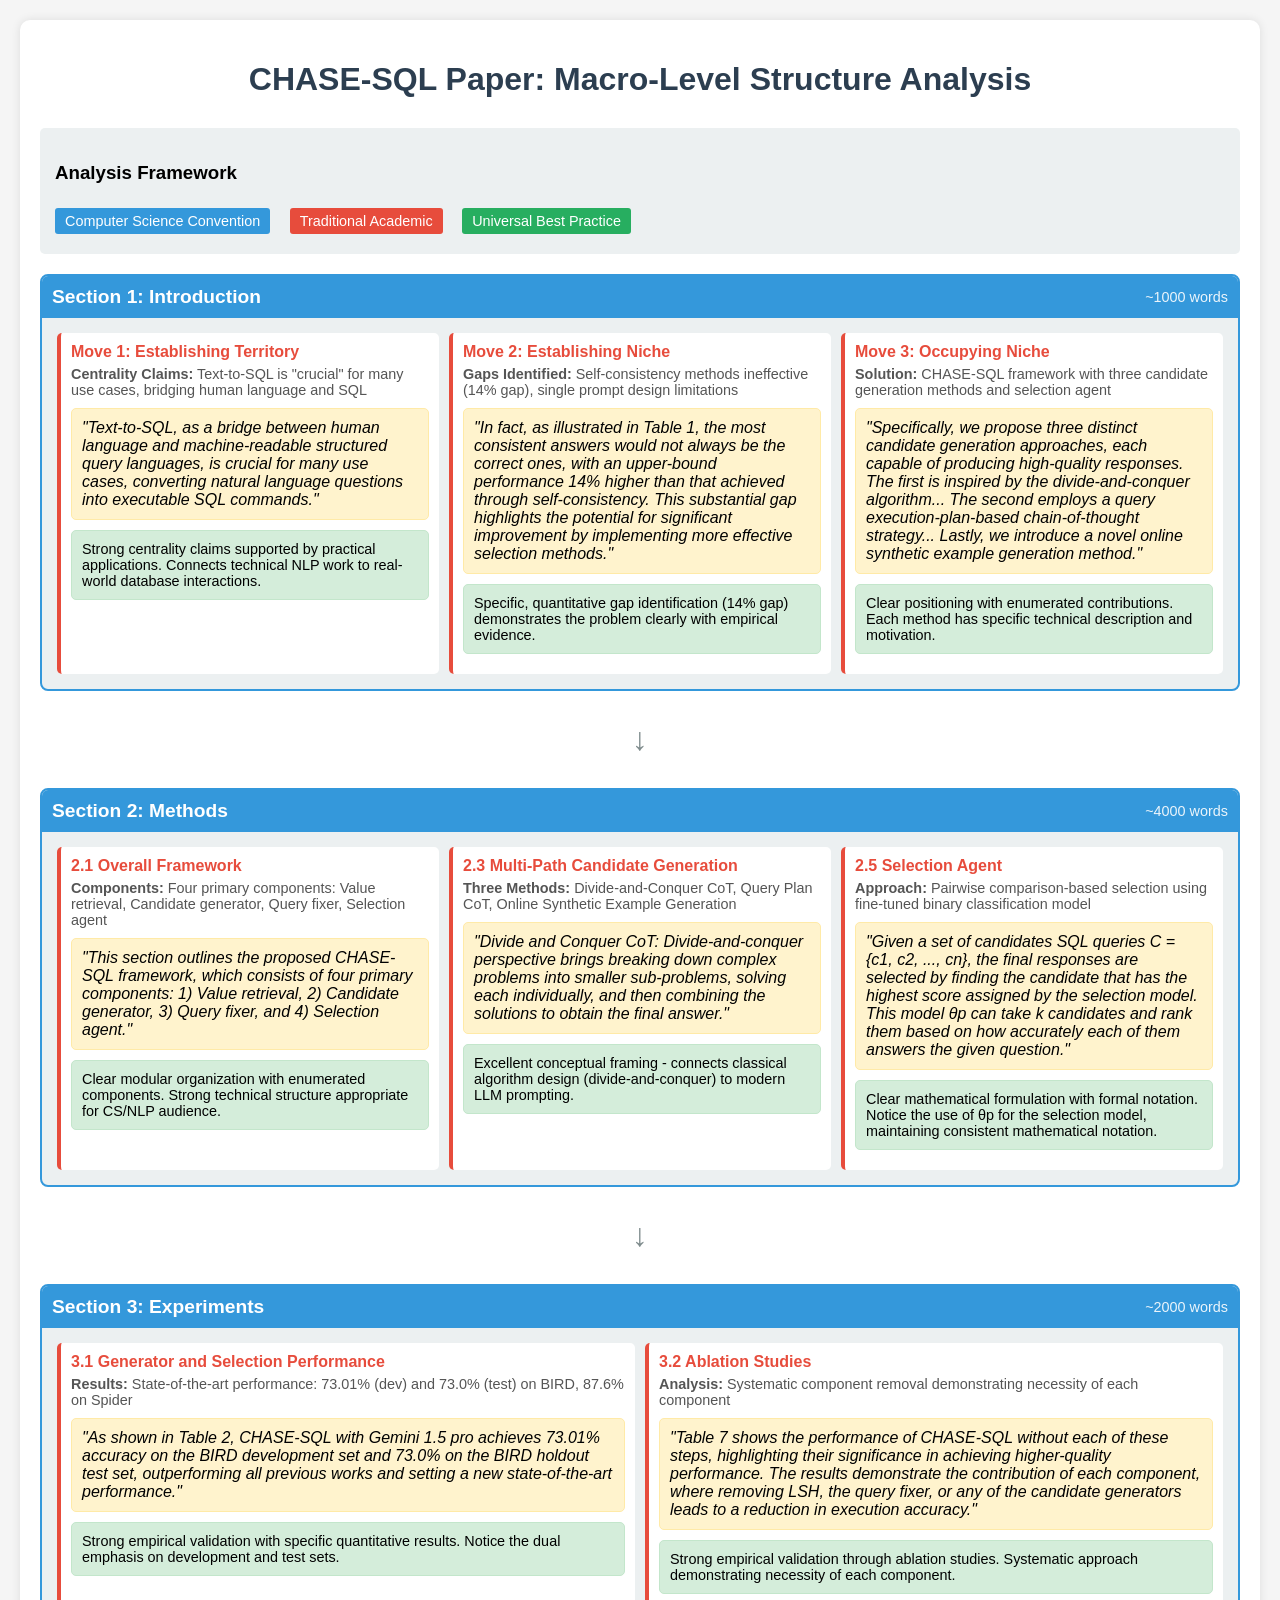
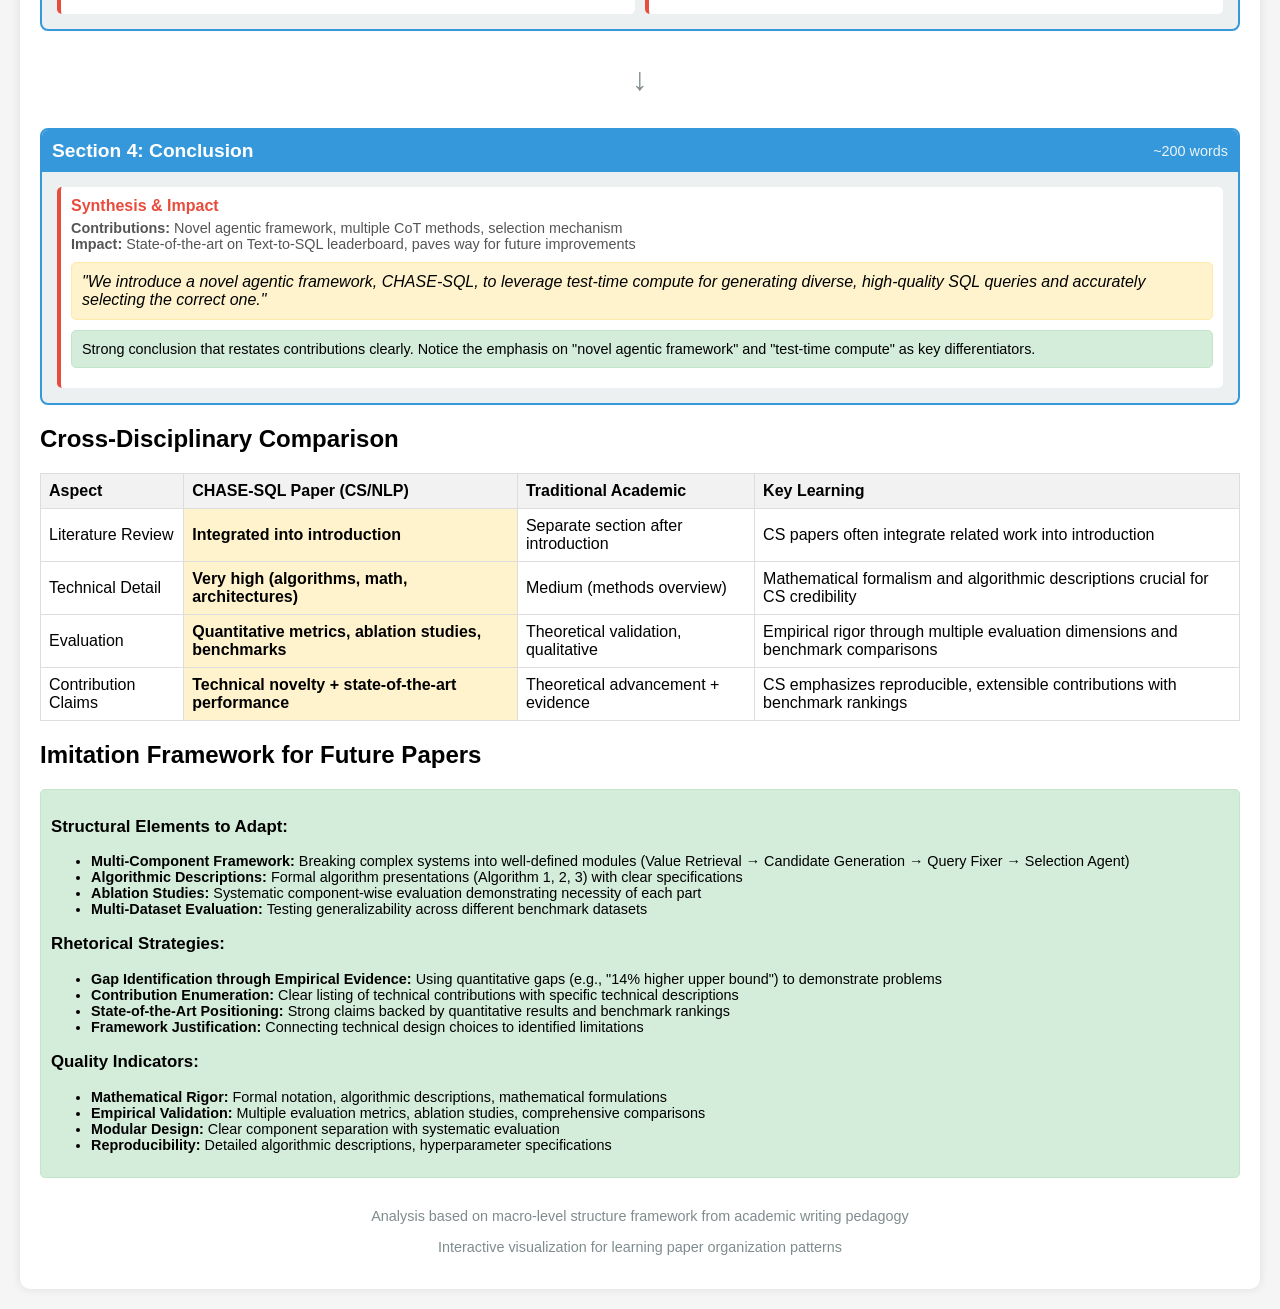
<file: literature/JXJ*/CHASE-SQL_Visualization.html>
<!DOCTYPE html>
<html lang="en">
<head>
    <meta charset="UTF-8">
    <meta name="viewport" content="width=device-width, initial-scale=1.0">
    <title>CHASE-SQL Paper Macro-Level Structure Visualization</title>
    <style>
        body {
            font-family: Arial, sans-serif;
            margin: 20px;
            background-color: #f5f5f5;
        }
        .container {
            max-width: 1200px;
            margin: 0 auto;
            background: white;
            padding: 20px;
            border-radius: 10px;
            box-shadow: 0 0 10px rgba(0,0,0,0.1);
        }
        h1 {
            text-align: center;
            color: #2c3e50;
            margin-bottom: 30px;
        }
        .structure-diagram {
            display: flex;
            flex-direction: column;
            gap: 20px;
        }
        .section {
            border: 2px solid #3498db;
            border-radius: 8px;
            padding: 15px;
            background: #ecf0f1;
            position: relative;
        }
        .section-header {
            background: #3498db;
            color: white;
            padding: 10px;
            margin: -15px -15px 15px -15px;
            border-radius: 6px 6px 0 0;
            display: flex;
            justify-content: space-between;
            align-items: center;
        }
        .section-title {
            font-weight: bold;
            font-size: 1.2em;
        }
        .word-count {
            font-size: 0.9em;
            opacity: 0.9;
        }
        .moves {
            display: grid;
            grid-template-columns: repeat(auto-fit, minmax(250px, 1fr));
            gap: 10px;
            margin-top: 10px;
        }
        .move {
            background: white;
            padding: 10px;
            border-radius: 5px;
            border-left: 4px solid #e74c3c;
        }
        .move-title {
            font-weight: bold;
            color: #e74c3c;
            margin-bottom: 5px;
        }
        .move-content {
            font-size: 0.9em;
            color: #555;
        }
        .key-excerpt {
            background: #fff3cd;
            border: 1px solid #ffeaa7;
            border-radius: 5px;
            padding: 10px;
            margin: 10px 0;
            font-style: italic;
        }
        .analysis {
            background: #d4edda;
            border: 1px solid #c3e6cb;
            border-radius: 5px;
            padding: 10px;
            margin: 10px 0;
            font-size: 0.9em;
        }
        .flow-arrow {
            text-align: center;
            font-size: 2em;
            color: #7f8c8d;
            margin: 10px 0;
        }
        .comparison-table {
            width: 100%;
            border-collapse: collapse;
            margin: 20px 0;
            background: white;
        }
        .comparison-table th, .comparison-table td {
            border: 1px solid #ddd;
            padding: 8px;
            text-align: left;
        }
        .comparison-table th {
            background-color: #f2f2f2;
            font-weight: bold;
        }
        .highlight {
            background-color: #fff3cd;
            font-weight: bold;
        }
        .legend {
            background: #ecf0f1;
            padding: 15px;
            border-radius: 5px;
            margin: 20px 0;
        }
        .legend-item {
            display: inline-block;
            margin: 5px 15px 5px 0;
            padding: 5px 10px;
            border-radius: 3px;
            font-size: 0.9em;
        }
        .cs-convention { background: #3498db; color: white; }
        .traditional { background: #e74c3c; color: white; }
        .universal { background: #27ae60; color: white; }
    </style>
</head>
<body>
    <div class="container">
        <h1>CHASE-SQL Paper: Macro-Level Structure Analysis</h1>

        <div class="legend">
            <h3>Analysis Framework</h3>
            <div class="legend-item cs-convention">Computer Science Convention</div>
            <div class="legend-item traditional">Traditional Academic</div>
            <div class="legend-item universal">Universal Best Practice</div>
        </div>

        <div class="structure-diagram">

            <!-- Introduction Section -->
            <div class="section">
                <div class="section-header">
                    <span class="section-title">Section 1: Introduction</span>
                    <span class="word-count">~1000 words</span>
                </div>

                <div class="moves">
                    <div class="move">
                        <div class="move-title">Move 1: Establishing Territory</div>
                        <div class="move-content">
                            <strong>Centrality Claims:</strong> Text-to-SQL is "crucial" for many use cases, bridging human language and SQL
                        </div>
                        <div class="key-excerpt">
                            "Text-to-SQL, as a bridge between human language and machine-readable structured query languages, is crucial for many use cases, converting natural language questions into executable SQL commands."
                        </div>
                        <div class="analysis">
                            Strong centrality claims supported by practical applications. Connects technical NLP work to real-world database interactions.
                        </div>
                    </div>

                    <div class="move">
                        <div class="move-title">Move 2: Establishing Niche</div>
                        <div class="move-content">
                            <strong>Gaps Identified:</strong> Self-consistency methods ineffective (14% gap), single prompt design limitations
                        </div>
                        <div class="key-excerpt">
                            "In fact, as illustrated in Table 1, the most consistent answers would not always be the correct ones, with an upper-bound performance 14% higher than that achieved through self-consistency. This substantial gap highlights the potential for significant improvement by implementing more effective selection methods."
                        </div>
                        <div class="analysis">
                            Specific, quantitative gap identification (14% gap) demonstrates the problem clearly with empirical evidence.
                        </div>
                    </div>

                    <div class="move">
                        <div class="move-title">Move 3: Occupying Niche</div>
                        <div class="move-content">
                            <strong>Solution:</strong> CHASE-SQL framework with three candidate generation methods and selection agent
                        </div>
                        <div class="key-excerpt">
                            "Specifically, we propose three distinct candidate generation approaches, each capable of producing high-quality responses. The first is inspired by the divide-and-conquer algorithm... The second employs a query execution-plan-based chain-of-thought strategy... Lastly, we introduce a novel online synthetic example generation method."
                        </div>
                        <div class="analysis">
                            Clear positioning with enumerated contributions. Each method has specific technical description and motivation.
                        </div>
                    </div>
                </div>
            </div>

            <div class="flow-arrow">↓</div>

            <!-- Methods Section -->
            <div class="section">
                <div class="section-header">
                    <span class="section-title">Section 2: Methods</span>
                    <span class="word-count">~4000 words</span>
                </div>

                <div class="moves">
                    <div class="move">
                        <div class="move-title">2.1 Overall Framework</div>
                        <div class="move-content">
                            <strong>Components:</strong> Four primary components: Value retrieval, Candidate generator, Query fixer, Selection agent
                        </div>
                        <div class="key-excerpt">
                            "This section outlines the proposed CHASE-SQL framework, which consists of four primary components: 1) Value retrieval, 2) Candidate generator, 3) Query fixer, and 4) Selection agent."
                        </div>
                        <div class="analysis">
                            Clear modular organization with enumerated components. Strong technical structure appropriate for CS/NLP audience.
                        </div>
                    </div>

                    <div class="move">
                        <div class="move-title">2.3 Multi-Path Candidate Generation</div>
                        <div class="move-content">
                            <strong>Three Methods:</strong> Divide-and-Conquer CoT, Query Plan CoT, Online Synthetic Example Generation
                        </div>
                        <div class="key-excerpt">
                            "Divide and Conquer CoT: Divide-and-conquer perspective brings breaking down complex problems into smaller sub-problems, solving each individually, and then combining the solutions to obtain the final answer."
                        </div>
                        <div class="analysis">
                            Excellent conceptual framing - connects classical algorithm design (divide-and-conquer) to modern LLM prompting.
                        </div>
                    </div>

                    <div class="move">
                        <div class="move-title">2.5 Selection Agent</div>
                        <div class="move-content">
                            <strong>Approach:</strong> Pairwise comparison-based selection using fine-tuned binary classification model
                        </div>
                        <div class="key-excerpt">
                            "Given a set of candidates SQL queries C = {c1, c2, ..., cn}, the final responses are selected by finding the candidate that has the highest score assigned by the selection model. This model θp can take k candidates and rank them based on how accurately each of them answers the given question."
                        </div>
                        <div class="analysis">
                            Clear mathematical formulation with formal notation. Notice the use of θp for the selection model, maintaining consistent mathematical notation.
                        </div>
                    </div>
                </div>
            </div>

            <div class="flow-arrow">↓</div>

            <!-- Experiments Section -->
            <div class="section">
                <div class="section-header">
                    <span class="section-title">Section 3: Experiments</span>
                    <span class="word-count">~2000 words</span>
                </div>

                <div class="moves">
                    <div class="move">
                        <div class="move-title">3.1 Generator and Selection Performance</div>
                        <div class="move-content">
                            <strong>Results:</strong> State-of-the-art performance: 73.01% (dev) and 73.0% (test) on BIRD, 87.6% on Spider
                        </div>
                        <div class="key-excerpt">
                            "As shown in Table 2, CHASE-SQL with Gemini 1.5 pro achieves 73.01% accuracy on the BIRD development set and 73.0% on the BIRD holdout test set, outperforming all previous works and setting a new state-of-the-art performance."
                        </div>
                        <div class="analysis">
                            Strong empirical validation with specific quantitative results. Notice the dual emphasis on development and test sets.
                        </div>
                    </div>

                    <div class="move">
                        <div class="move-title">3.2 Ablation Studies</div>
                        <div class="move-content">
                            <strong>Analysis:</strong> Systematic component removal demonstrating necessity of each component
                        </div>
                        <div class="key-excerpt">
                            "Table 7 shows the performance of CHASE-SQL without each of these steps, highlighting their significance in achieving higher-quality performance. The results demonstrate the contribution of each component, where removing LSH, the query fixer, or any of the candidate generators leads to a reduction in execution accuracy."
                        </div>
                        <div class="analysis">
                            Strong empirical validation through ablation studies. Systematic approach demonstrating necessity of each component.
                        </div>
                    </div>
                </div>
            </div>

            <div class="flow-arrow">↓</div>

            <!-- Conclusion Section -->
            <div class="section">
                <div class="section-header">
                    <span class="section-title">Section 4: Conclusion</span>
                    <span class="word-count">~200 words</span>
                </div>

                <div class="moves">
                    <div class="move">
                        <div class="move-title">Synthesis & Impact</div>
                        <div class="move-content">
                            <strong>Contributions:</strong> Novel agentic framework, multiple CoT methods, selection mechanism
                            <br><strong>Impact:</strong> State-of-the-art on Text-to-SQL leaderboard, paves way for future improvements
                        </div>
                        <div class="key-excerpt">
                            "We introduce a novel agentic framework, CHASE-SQL, to leverage test-time compute for generating diverse, high-quality SQL queries and accurately selecting the correct one."
                        </div>
                        <div class="analysis">
                            Strong conclusion that restates contributions clearly. Notice the emphasis on "novel agentic framework" and "test-time compute" as key differentiators.
                        </div>
                    </div>
                </div>
            </div>

        </div>

        <h2>Cross-Disciplinary Comparison</h2>
        <table class="comparison-table">
            <tr>
                <th>Aspect</th>
                <th>CHASE-SQL Paper (CS/NLP)</th>
                <th>Traditional Academic</th>
                <th>Key Learning</th>
            </tr>
            <tr>
                <td>Literature Review</td>
                <td class="highlight">Integrated into introduction</td>
                <td>Separate section after introduction</td>
                <td>CS papers often integrate related work into introduction</td>
            </tr>
            <tr>
                <td>Technical Detail</td>
                <td class="highlight">Very high (algorithms, math, architectures)</td>
                <td>Medium (methods overview)</td>
                <td>Mathematical formalism and algorithmic descriptions crucial for CS credibility</td>
            </tr>
            <tr>
                <td>Evaluation</td>
                <td class="highlight">Quantitative metrics, ablation studies, benchmarks</td>
                <td>Theoretical validation, qualitative</td>
                <td>Empirical rigor through multiple evaluation dimensions and benchmark comparisons</td>
            </tr>
            <tr>
                <td>Contribution Claims</td>
                <td class="highlight">Technical novelty + state-of-the-art performance</td>
                <td>Theoretical advancement + evidence</td>
                <td>CS emphasizes reproducible, extensible contributions with benchmark rankings</td>
            </tr>
        </table>

        <h2>Imitation Framework for Future Papers</h2>
        <div class="analysis">
            <h3>Structural Elements to Adapt:</h3>
            <ul>
                <li><strong>Multi-Component Framework:</strong> Breaking complex systems into well-defined modules (Value Retrieval → Candidate Generation → Query Fixer → Selection Agent)</li>
                <li><strong>Algorithmic Descriptions:</strong> Formal algorithm presentations (Algorithm 1, 2, 3) with clear specifications</li>
                <li><strong>Ablation Studies:</strong> Systematic component-wise evaluation demonstrating necessity of each part</li>
                <li><strong>Multi-Dataset Evaluation:</strong> Testing generalizability across different benchmark datasets</li>
            </ul>

            <h3>Rhetorical Strategies:</h3>
            <ul>
                <li><strong>Gap Identification through Empirical Evidence:</strong> Using quantitative gaps (e.g., "14% higher upper bound") to demonstrate problems</li>
                <li><strong>Contribution Enumeration:</strong> Clear listing of technical contributions with specific technical descriptions</li>
                <li><strong>State-of-the-Art Positioning:</strong> Strong claims backed by quantitative results and benchmark rankings</li>
                <li><strong>Framework Justification:</strong> Connecting technical design choices to identified limitations</li>
            </ul>

            <h3>Quality Indicators:</h3>
            <ul>
                <li><strong>Mathematical Rigor:</strong> Formal notation, algorithmic descriptions, mathematical formulations</li>
                <li><strong>Empirical Validation:</strong> Multiple evaluation metrics, ablation studies, comprehensive comparisons</li>
                <li><strong>Modular Design:</strong> Clear component separation with systematic evaluation</li>
                <li><strong>Reproducibility:</strong> Detailed algorithmic descriptions, hyperparameter specifications</li>
            </ul>
        </div>

        <div style="text-align: center; margin-top: 30px; color: #7f8c8d; font-size: 0.9em;">
            <p>Analysis based on macro-level structure framework from academic writing pedagogy</p>
            <p>Interactive visualization for learning paper organization patterns</p>
        </div>
    </div>
</body>
</html>
</file>
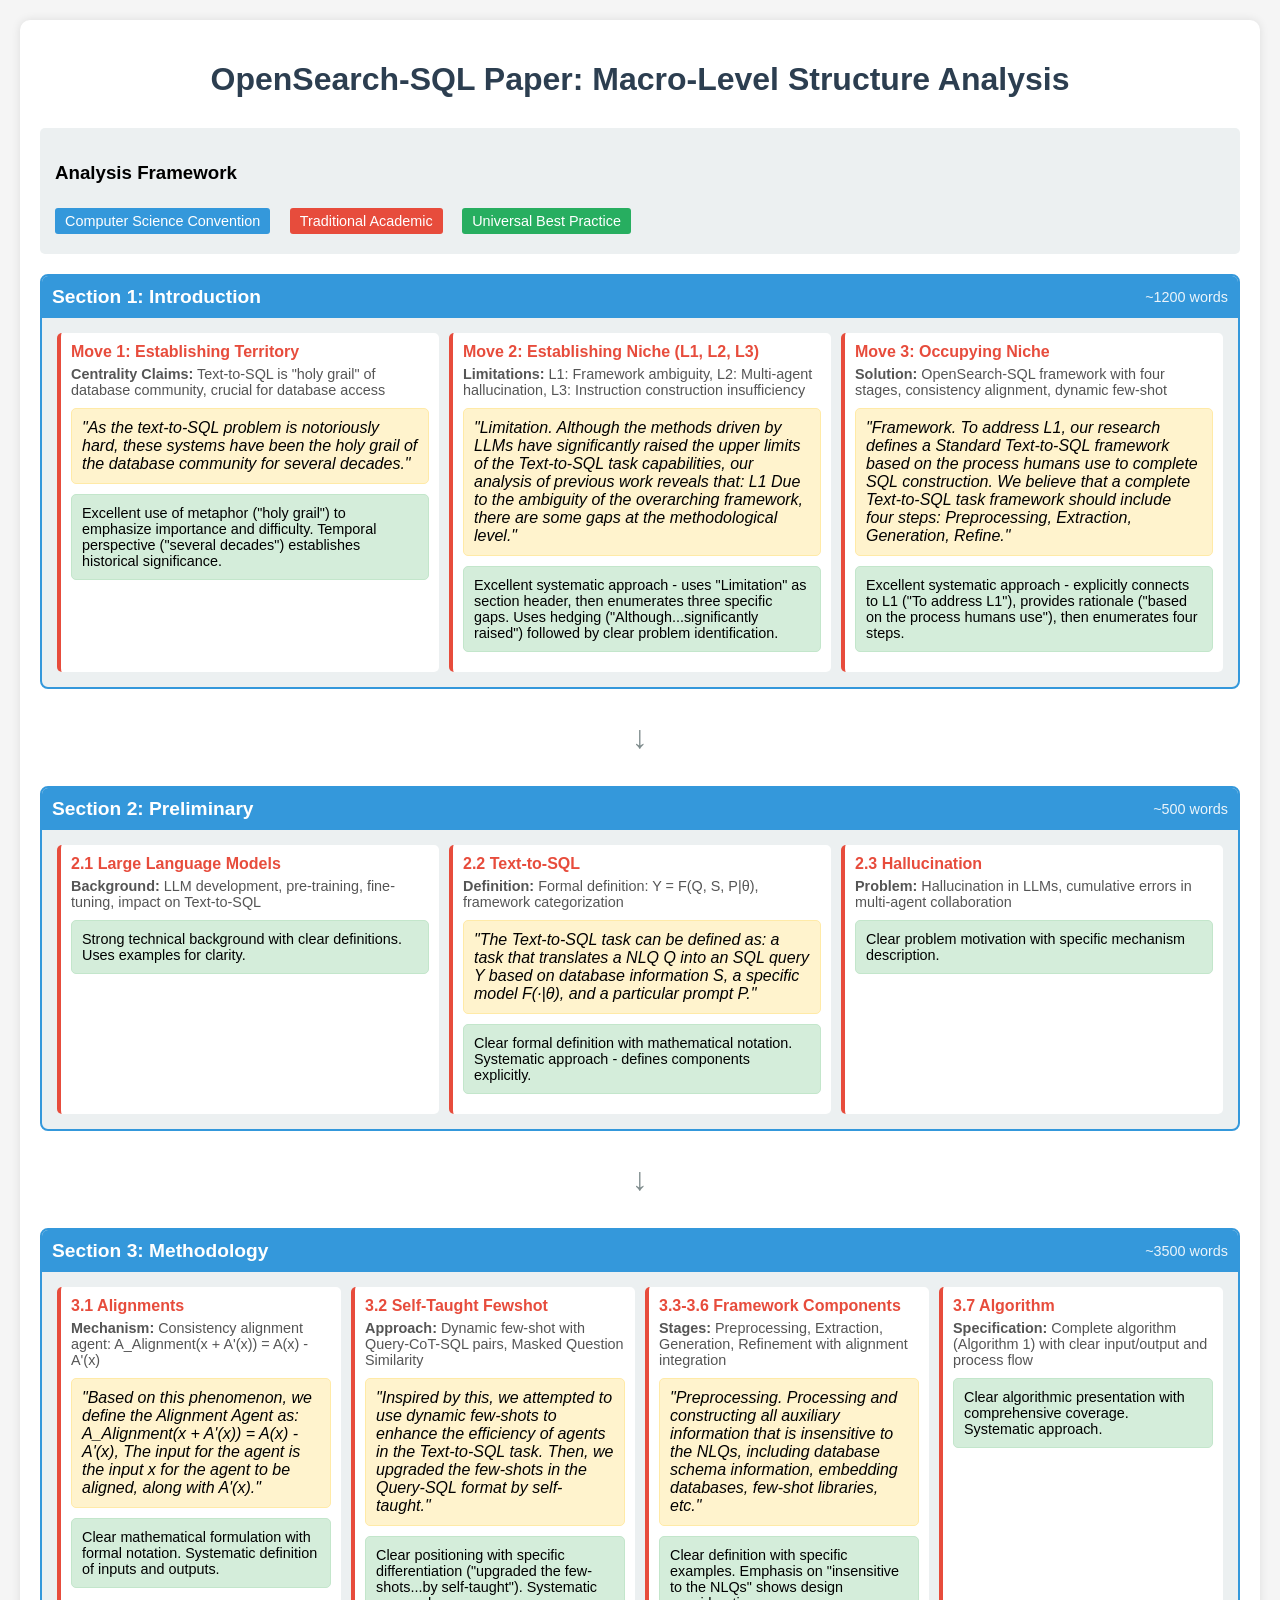
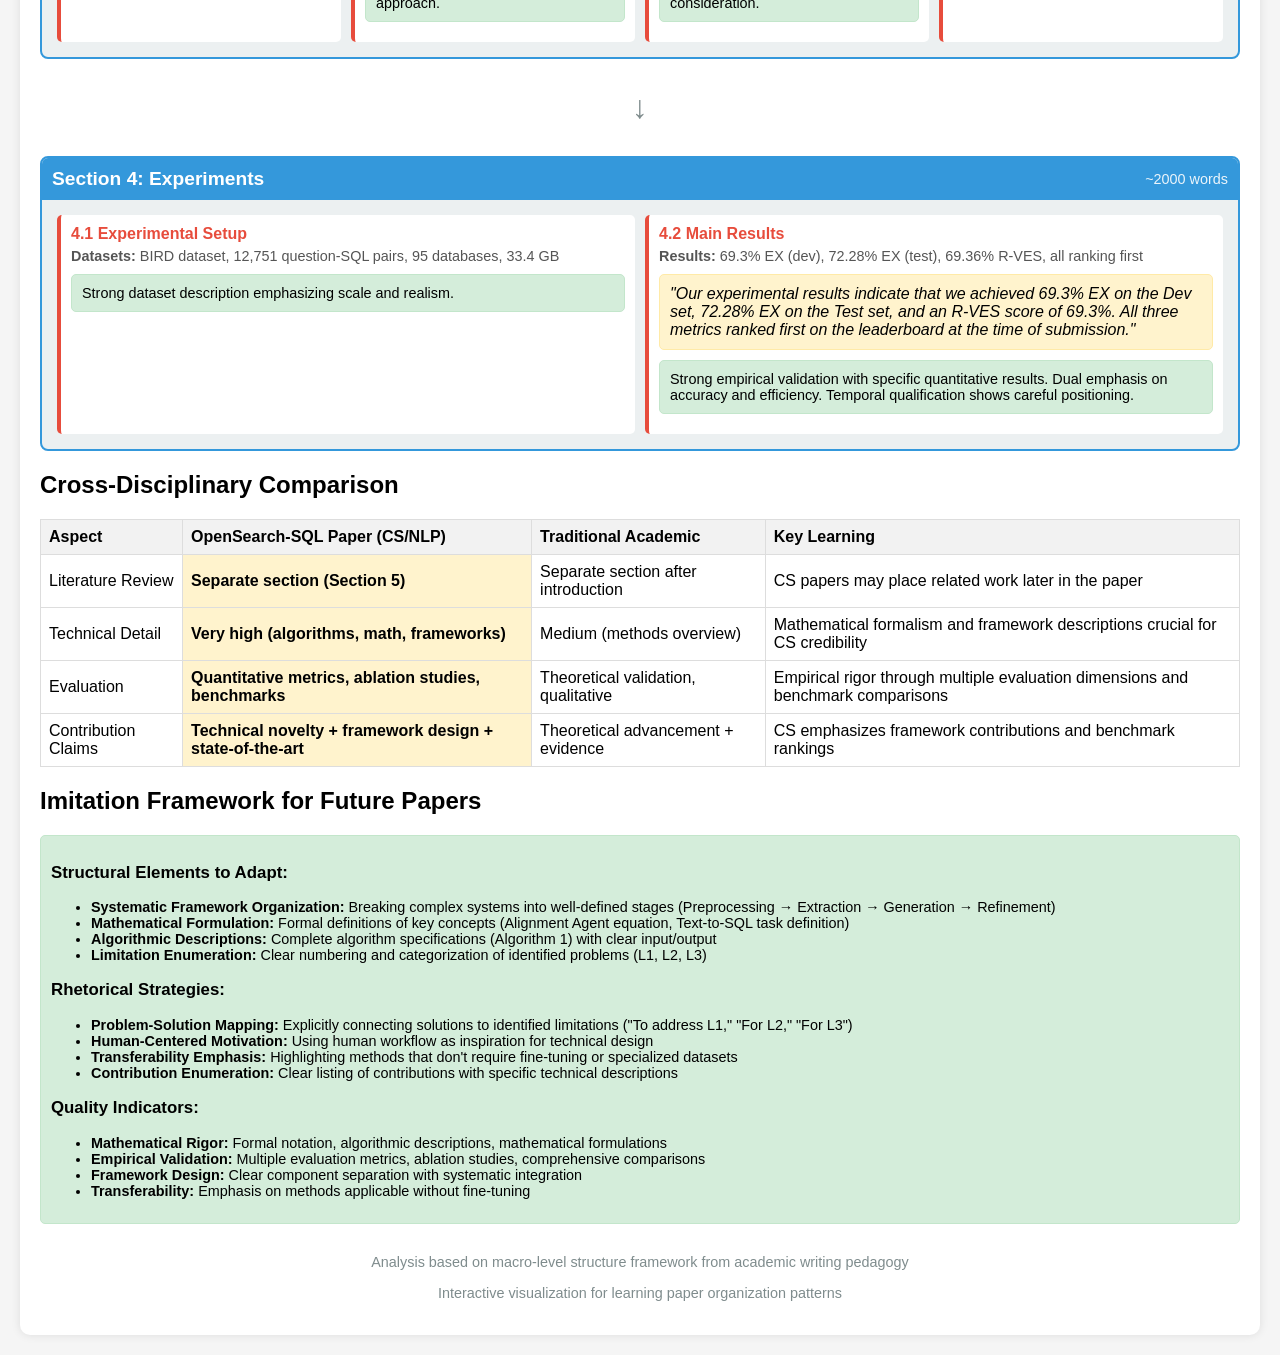
<file: literature/JXJ*/OpenSearch-SQL_Visualization.html>
<!DOCTYPE html>
<html lang="en">
<head>
    <meta charset="UTF-8">
    <meta name="viewport" content="width=device-width, initial-scale=1.0">
    <title>OpenSearch-SQL Paper Macro-Level Structure Visualization</title>
    <style>
        body {
            font-family: Arial, sans-serif;
            margin: 20px;
            background-color: #f5f5f5;
        }
        .container {
            max-width: 1200px;
            margin: 0 auto;
            background: white;
            padding: 20px;
            border-radius: 10px;
            box-shadow: 0 0 10px rgba(0,0,0,0.1);
        }
        h1 {
            text-align: center;
            color: #2c3e50;
            margin-bottom: 30px;
        }
        .structure-diagram {
            display: flex;
            flex-direction: column;
            gap: 20px;
        }
        .section {
            border: 2px solid #3498db;
            border-radius: 8px;
            padding: 15px;
            background: #ecf0f1;
            position: relative;
        }
        .section-header {
            background: #3498db;
            color: white;
            padding: 10px;
            margin: -15px -15px 15px -15px;
            border-radius: 6px 6px 0 0;
            display: flex;
            justify-content: space-between;
            align-items: center;
        }
        .section-title {
            font-weight: bold;
            font-size: 1.2em;
        }
        .word-count {
            font-size: 0.9em;
            opacity: 0.9;
        }
        .moves {
            display: grid;
            grid-template-columns: repeat(auto-fit, minmax(250px, 1fr));
            gap: 10px;
            margin-top: 10px;
        }
        .move {
            background: white;
            padding: 10px;
            border-radius: 5px;
            border-left: 4px solid #e74c3c;
        }
        .move-title {
            font-weight: bold;
            color: #e74c3c;
            margin-bottom: 5px;
        }
        .move-content {
            font-size: 0.9em;
            color: #555;
        }
        .key-excerpt {
            background: #fff3cd;
            border: 1px solid #ffeaa7;
            border-radius: 5px;
            padding: 10px;
            margin: 10px 0;
            font-style: italic;
        }
        .analysis {
            background: #d4edda;
            border: 1px solid #c3e6cb;
            border-radius: 5px;
            padding: 10px;
            margin: 10px 0;
            font-size: 0.9em;
        }
        .flow-arrow {
            text-align: center;
            font-size: 2em;
            color: #7f8c8d;
            margin: 10px 0;
        }
        .comparison-table {
            width: 100%;
            border-collapse: collapse;
            margin: 20px 0;
            background: white;
        }
        .comparison-table th, .comparison-table td {
            border: 1px solid #ddd;
            padding: 8px;
            text-align: left;
        }
        .comparison-table th {
            background-color: #f2f2f2;
            font-weight: bold;
        }
        .highlight {
            background-color: #fff3cd;
            font-weight: bold;
        }
        .legend {
            background: #ecf0f1;
            padding: 15px;
            border-radius: 5px;
            margin: 20px 0;
        }
        .legend-item {
            display: inline-block;
            margin: 5px 15px 5px 0;
            padding: 5px 10px;
            border-radius: 3px;
            font-size: 0.9em;
        }
        .cs-convention { background: #3498db; color: white; }
        .traditional { background: #e74c3c; color: white; }
        .universal { background: #27ae60; color: white; }
    </style>
</head>
<body>
    <div class="container">
        <h1>OpenSearch-SQL Paper: Macro-Level Structure Analysis</h1>

        <div class="legend">
            <h3>Analysis Framework</h3>
            <div class="legend-item cs-convention">Computer Science Convention</div>
            <div class="legend-item traditional">Traditional Academic</div>
            <div class="legend-item universal">Universal Best Practice</div>
        </div>

        <div class="structure-diagram">

            <!-- Introduction Section -->
            <div class="section">
                <div class="section-header">
                    <span class="section-title">Section 1: Introduction</span>
                    <span class="word-count">~1200 words</span>
                </div>

                <div class="moves">
                    <div class="move">
                        <div class="move-title">Move 1: Establishing Territory</div>
                        <div class="move-content">
                            <strong>Centrality Claims:</strong> Text-to-SQL is "holy grail" of database community, crucial for database access
                        </div>
                        <div class="key-excerpt">
                            "As the text-to-SQL problem is notoriously hard, these systems have been the holy grail of the database community for several decades."
                        </div>
                        <div class="analysis">
                            Excellent use of metaphor ("holy grail") to emphasize importance and difficulty. Temporal perspective ("several decades") establishes historical significance.
                        </div>
                    </div>

                    <div class="move">
                        <div class="move-title">Move 2: Establishing Niche (L1, L2, L3)</div>
                        <div class="move-content">
                            <strong>Limitations:</strong> L1: Framework ambiguity, L2: Multi-agent hallucination, L3: Instruction construction insufficiency
                        </div>
                        <div class="key-excerpt">
                            "Limitation. Although the methods driven by LLMs have significantly raised the upper limits of the Text-to-SQL task capabilities, our analysis of previous work reveals that: L1 Due to the ambiguity of the overarching framework, there are some gaps at the methodological level."
                        </div>
                        <div class="analysis">
                            Excellent systematic approach - uses "Limitation" as section header, then enumerates three specific gaps. Uses hedging ("Although...significantly raised") followed by clear problem identification.
                        </div>
                    </div>

                    <div class="move">
                        <div class="move-title">Move 3: Occupying Niche</div>
                        <div class="move-content">
                            <strong>Solution:</strong> OpenSearch-SQL framework with four stages, consistency alignment, dynamic few-shot
                        </div>
                        <div class="key-excerpt">
                            "Framework. To address L1, our research defines a Standard Text-to-SQL framework based on the process humans use to complete SQL construction. We believe that a complete Text-to-SQL task framework should include four steps: Preprocessing, Extraction, Generation, Refine."
                        </div>
                        <div class="analysis">
                            Excellent systematic approach - explicitly connects to L1 ("To address L1"), provides rationale ("based on the process humans use"), then enumerates four steps.
                        </div>
                    </div>
                </div>
            </div>

            <div class="flow-arrow">↓</div>

            <!-- Preliminary Section -->
            <div class="section">
                <div class="section-header">
                    <span class="section-title">Section 2: Preliminary</span>
                    <span class="word-count">~500 words</span>
                </div>

                <div class="moves">
                    <div class="move">
                        <div class="move-title">2.1 Large Language Models</div>
                        <div class="move-content">
                            <strong>Background:</strong> LLM development, pre-training, fine-tuning, impact on Text-to-SQL
                        </div>
                        <div class="analysis">
                            Strong technical background with clear definitions. Uses examples for clarity.
                        </div>
                    </div>

                    <div class="move">
                        <div class="move-title">2.2 Text-to-SQL</div>
                        <div class="move-content">
                            <strong>Definition:</strong> Formal definition: Y = F(Q, S, P|θ), framework categorization
                        </div>
                        <div class="key-excerpt">
                            "The Text-to-SQL task can be defined as: a task that translates a NLQ Q into an SQL query Y based on database information S, a specific model F(·|θ), and a particular prompt P."
                        </div>
                        <div class="analysis">
                            Clear formal definition with mathematical notation. Systematic approach - defines components explicitly.
                        </div>
                    </div>

                    <div class="move">
                        <div class="move-title">2.3 Hallucination</div>
                        <div class="move-content">
                            <strong>Problem:</strong> Hallucination in LLMs, cumulative errors in multi-agent collaboration
                        </div>
                        <div class="analysis">
                            Clear problem motivation with specific mechanism description.
                        </div>
                    </div>
                </div>
            </div>

            <div class="flow-arrow">↓</div>

            <!-- Methodology Section -->
            <div class="section">
                <div class="section-header">
                    <span class="section-title">Section 3: Methodology</span>
                    <span class="word-count">~3500 words</span>
                </div>

                <div class="moves">
                    <div class="move">
                        <div class="move-title">3.1 Alignments</div>
                        <div class="move-content">
                            <strong>Mechanism:</strong> Consistency alignment agent: A_Alignment(x + A'(x)) = A(x) - A'(x)
                        </div>
                        <div class="key-excerpt">
                            "Based on this phenomenon, we define the Alignment Agent as: A_Alignment(x + A'(x)) = A(x) - A'(x), The input for the agent is the input x for the agent to be aligned, along with A'(x)."
                        </div>
                        <div class="analysis">
                            Clear mathematical formulation with formal notation. Systematic definition of inputs and outputs.
                        </div>
                    </div>

                    <div class="move">
                        <div class="move-title">3.2 Self-Taught Fewshot</div>
                        <div class="move-content">
                            <strong>Approach:</strong> Dynamic few-shot with Query-CoT-SQL pairs, Masked Question Similarity
                        </div>
                        <div class="key-excerpt">
                            "Inspired by this, we attempted to use dynamic few-shots to enhance the efficiency of agents in the Text-to-SQL task. Then, we upgraded the few-shots in the Query-SQL format by self-taught."
                        </div>
                        <div class="analysis">
                            Clear positioning with specific differentiation ("upgraded the few-shots...by self-taught"). Systematic approach.
                        </div>
                    </div>

                    <div class="move">
                        <div class="move-title">3.3-3.6 Framework Components</div>
                        <div class="move-content">
                            <strong>Stages:</strong> Preprocessing, Extraction, Generation, Refinement with alignment integration
                        </div>
                        <div class="key-excerpt">
                            "Preprocessing. Processing and constructing all auxiliary information that is insensitive to the NLQs, including database schema information, embedding databases, few-shot libraries, etc."
                        </div>
                        <div class="analysis">
                            Clear definition with specific examples. Emphasis on "insensitive to the NLQs" shows design consideration.
                        </div>
                    </div>

                    <div class="move">
                        <div class="move-title">3.7 Algorithm</div>
                        <div class="move-content">
                            <strong>Specification:</strong> Complete algorithm (Algorithm 1) with clear input/output and process flow
                        </div>
                        <div class="analysis">
                            Clear algorithmic presentation with comprehensive coverage. Systematic approach.
                        </div>
                    </div>
                </div>
            </div>

            <div class="flow-arrow">↓</div>

            <!-- Experiments Section -->
            <div class="section">
                <div class="section-header">
                    <span class="section-title">Section 4: Experiments</span>
                    <span class="word-count">~2000 words</span>
                </div>

                <div class="moves">
                    <div class="move">
                        <div class="move-title">4.1 Experimental Setup</div>
                        <div class="move-content">
                            <strong>Datasets:</strong> BIRD dataset, 12,751 question-SQL pairs, 95 databases, 33.4 GB
                        </div>
                        <div class="analysis">
                            Strong dataset description emphasizing scale and realism.
                        </div>
                    </div>

                    <div class="move">
                        <div class="move-title">4.2 Main Results</div>
                        <div class="move-content">
                            <strong>Results:</strong> 69.3% EX (dev), 72.28% EX (test), 69.36% R-VES, all ranking first
                        </div>
                        <div class="key-excerpt">
                            "Our experimental results indicate that we achieved 69.3% EX on the Dev set, 72.28% EX on the Test set, and an R-VES score of 69.3%. All three metrics ranked first on the leaderboard at the time of submission."
                        </div>
                        <div class="analysis">
                            Strong empirical validation with specific quantitative results. Dual emphasis on accuracy and efficiency. Temporal qualification shows careful positioning.
                        </div>
                    </div>
                </div>
            </div>

        </div>

        <h2>Cross-Disciplinary Comparison</h2>
        <table class="comparison-table">
            <tr>
                <th>Aspect</th>
                <th>OpenSearch-SQL Paper (CS/NLP)</th>
                <th>Traditional Academic</th>
                <th>Key Learning</th>
            </tr>
            <tr>
                <td>Literature Review</td>
                <td class="highlight">Separate section (Section 5)</td>
                <td>Separate section after introduction</td>
                <td>CS papers may place related work later in the paper</td>
            </tr>
            <tr>
                <td>Technical Detail</td>
                <td class="highlight">Very high (algorithms, math, frameworks)</td>
                <td>Medium (methods overview)</td>
                <td>Mathematical formalism and framework descriptions crucial for CS credibility</td>
            </tr>
            <tr>
                <td>Evaluation</td>
                <td class="highlight">Quantitative metrics, ablation studies, benchmarks</td>
                <td>Theoretical validation, qualitative</td>
                <td>Empirical rigor through multiple evaluation dimensions and benchmark comparisons</td>
            </tr>
            <tr>
                <td>Contribution Claims</td>
                <td class="highlight">Technical novelty + framework design + state-of-the-art</td>
                <td>Theoretical advancement + evidence</td>
                <td>CS emphasizes framework contributions and benchmark rankings</td>
            </tr>
        </table>

        <h2>Imitation Framework for Future Papers</h2>
        <div class="analysis">
            <h3>Structural Elements to Adapt:</h3>
            <ul>
                <li><strong>Systematic Framework Organization:</strong> Breaking complex systems into well-defined stages (Preprocessing → Extraction → Generation → Refinement)</li>
                <li><strong>Mathematical Formulation:</strong> Formal definitions of key concepts (Alignment Agent equation, Text-to-SQL task definition)</li>
                <li><strong>Algorithmic Descriptions:</strong> Complete algorithm specifications (Algorithm 1) with clear input/output</li>
                <li><strong>Limitation Enumeration:</strong> Clear numbering and categorization of identified problems (L1, L2, L3)</li>
            </ul>

            <h3>Rhetorical Strategies:</h3>
            <ul>
                <li><strong>Problem-Solution Mapping:</strong> Explicitly connecting solutions to identified limitations ("To address L1," "For L2," "For L3")</li>
                <li><strong>Human-Centered Motivation:</strong> Using human workflow as inspiration for technical design</li>
                <li><strong>Transferability Emphasis:</strong> Highlighting methods that don't require fine-tuning or specialized datasets</li>
                <li><strong>Contribution Enumeration:</strong> Clear listing of contributions with specific technical descriptions</li>
            </ul>

            <h3>Quality Indicators:</h3>
            <ul>
                <li><strong>Mathematical Rigor:</strong> Formal notation, algorithmic descriptions, mathematical formulations</li>
                <li><strong>Empirical Validation:</strong> Multiple evaluation metrics, ablation studies, comprehensive comparisons</li>
                <li><strong>Framework Design:</strong> Clear component separation with systematic integration</li>
                <li><strong>Transferability:</strong> Emphasis on methods applicable without fine-tuning</li>
            </ul>
        </div>

        <div style="text-align: center; margin-top: 30px; color: #7f8c8d; font-size: 0.9em;">
            <p>Analysis based on macro-level structure framework from academic writing pedagogy</p>
            <p>Interactive visualization for learning paper organization patterns</p>
        </div>
    </div>
</body>
</html>
</file>
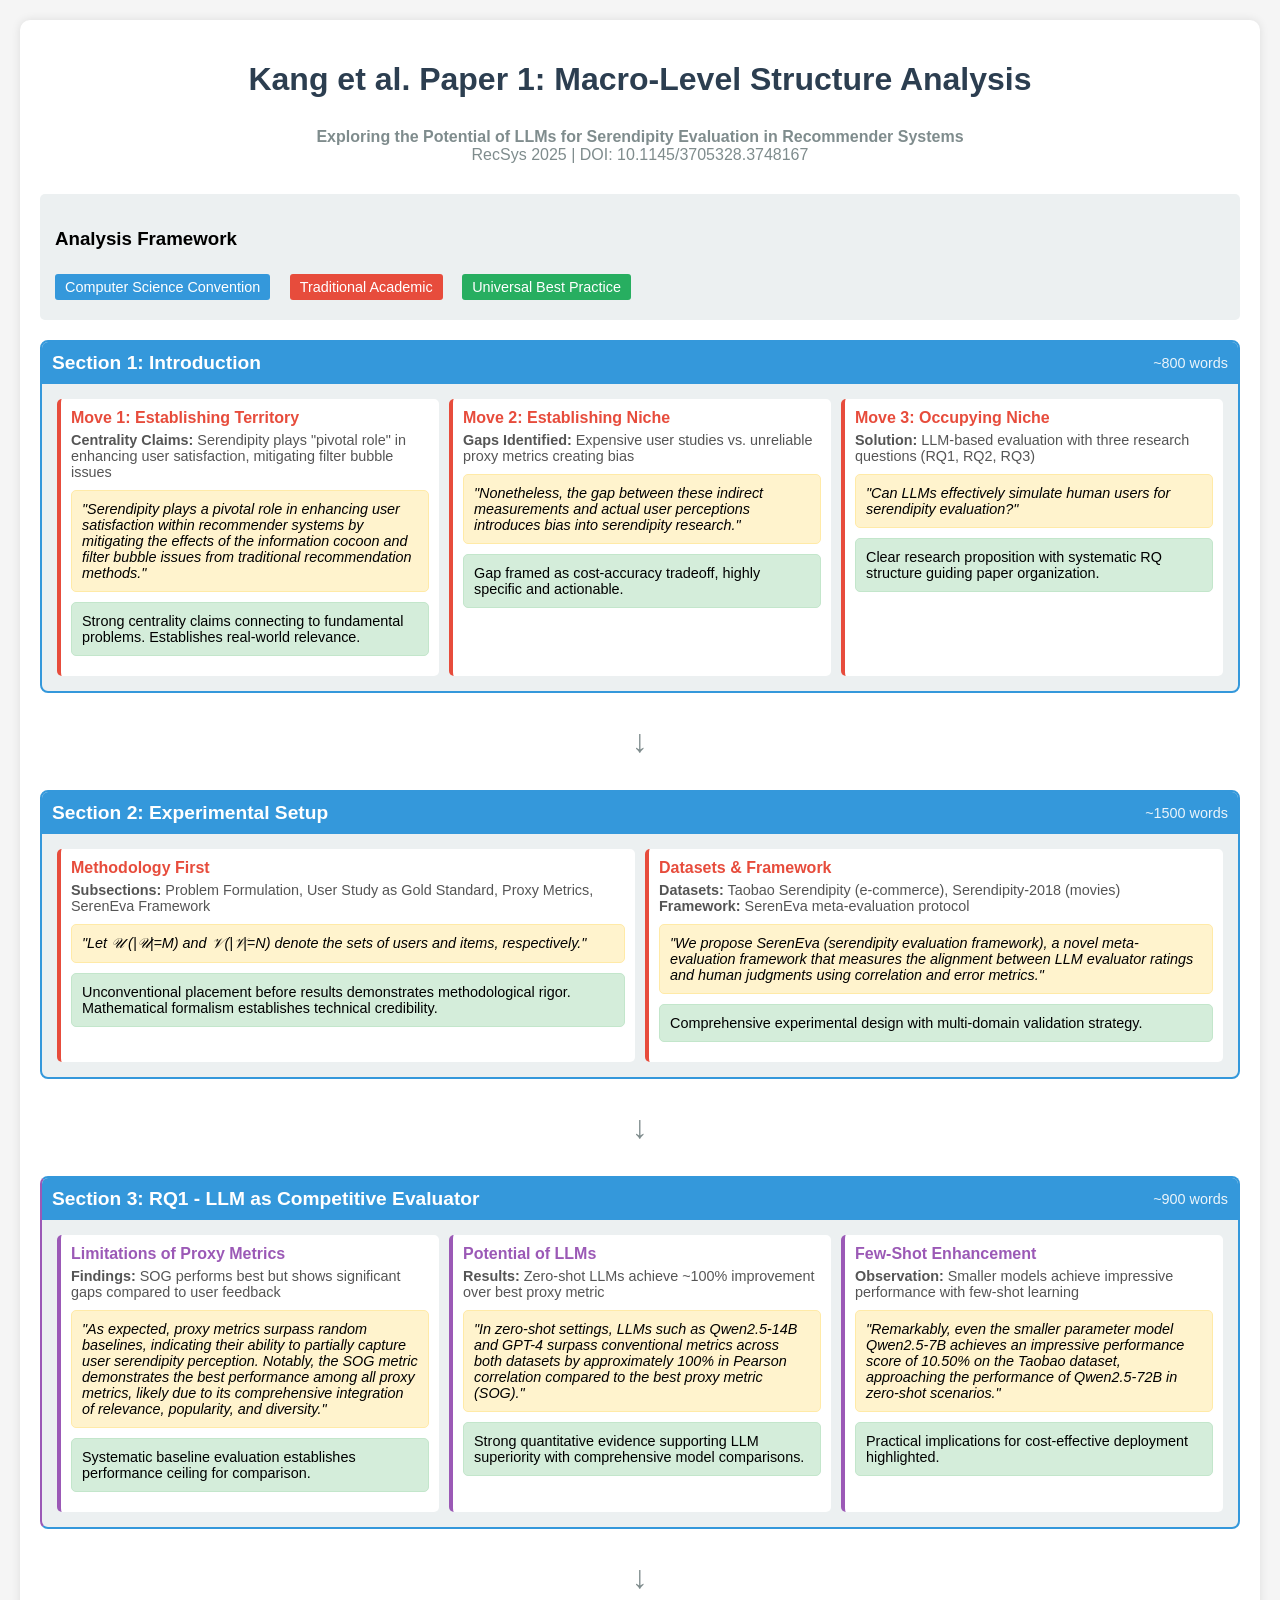
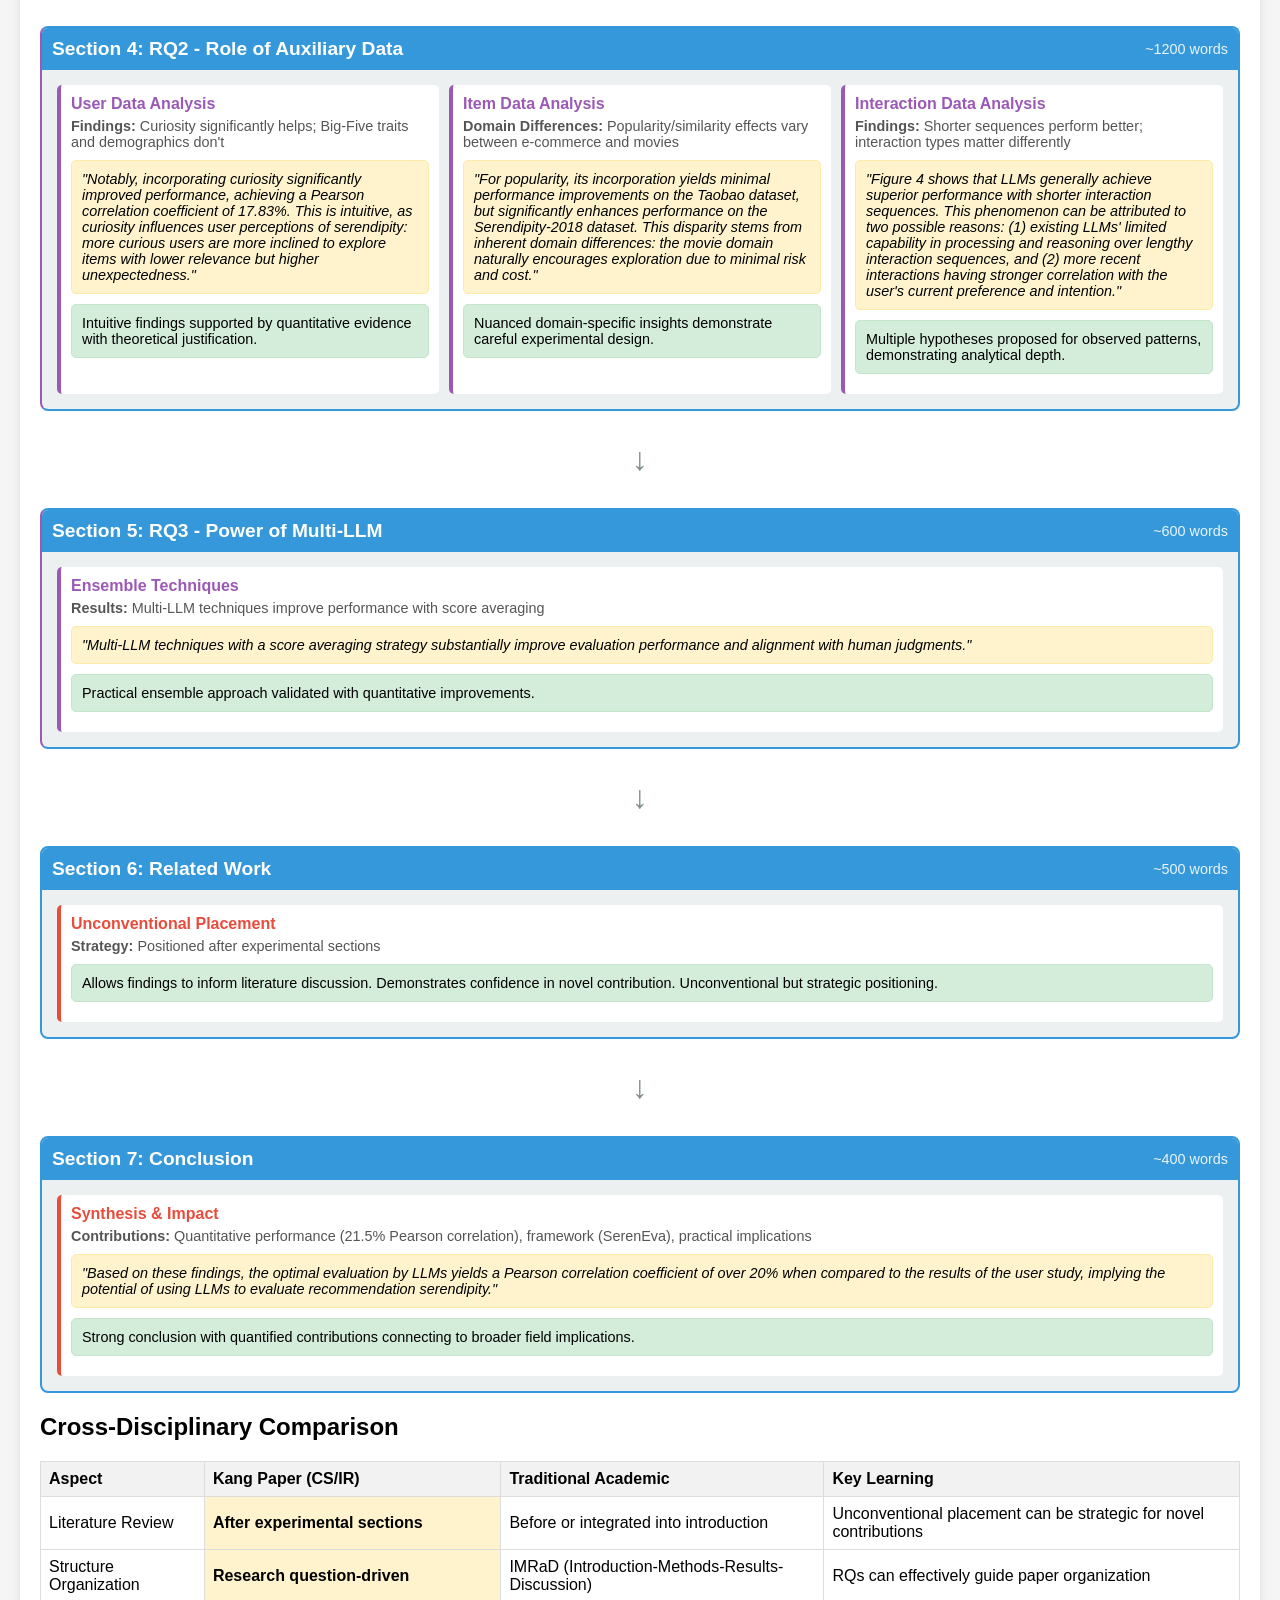
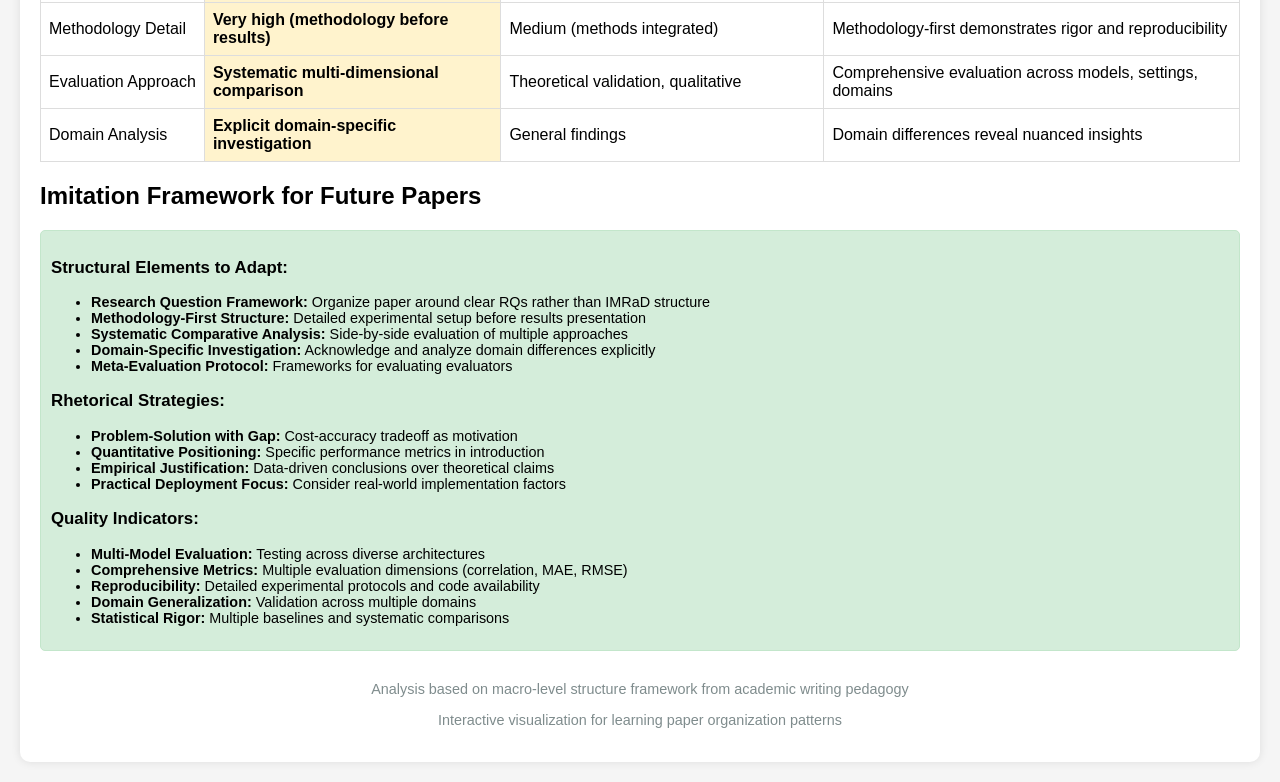
<file: literature/LK*/KangPaper1_visualSample.html>
<!DOCTYPE html>
<html lang="en">
<head>
    <meta charset="UTF-8">
    <meta name="viewport" content="width=device-width, initial-scale=1.0">
    <title>Kang et al. Paper 1: Macro-Level Structure Visualization</title>
    <style>
        body {
            font-family: Arial, sans-serif;
            margin: 20px;
            background-color: #f5f5f5;
        }
        .container {
            max-width: 1200px;
            margin: 0 auto;
            background: white;
            padding: 20px;
            border-radius: 10px;
            box-shadow: 0 0 10px rgba(0,0,0,0.1);
        }
        h1 {
            text-align: center;
            color: #2c3e50;
            margin-bottom: 30px;
        }
        .structure-diagram {
            display: flex;
            flex-direction: column;
            gap: 20px;
        }
        .section {
            border: 2px solid #3498db;
            border-radius: 8px;
            padding: 15px;
            background: #ecf0f1;
            position: relative;
        }
        .section-header {
            background: #3498db;
            color: white;
            padding: 10px;
            margin: -15px -15px 15px -15px;
            border-radius: 6px 6px 0 0;
            display: flex;
            justify-content: space-between;
            align-items: center;
        }
        .section-title {
            font-weight: bold;
            font-size: 1.2em;
        }
        .word-count {
            font-size: 0.9em;
            opacity: 0.9;
        }
        .moves {
            display: grid;
            grid-template-columns: repeat(auto-fit, minmax(250px, 1fr));
            gap: 10px;
            margin-top: 10px;
        }
        .move {
            background: white;
            padding: 10px;
            border-radius: 5px;
            border-left: 4px solid #e74c3c;
        }
        .move-title {
            font-weight: bold;
            color: #e74c3c;
            margin-bottom: 5px;
        }
        .move-content {
            font-size: 0.9em;
            color: #555;
        }
        .key-excerpt {
            background: #fff3cd;
            border: 1px solid #ffeaa7;
            border-radius: 5px;
            padding: 10px;
            margin: 10px 0;
            font-style: italic;
            font-size: 0.9em;
        }
        .analysis {
            background: #d4edda;
            border: 1px solid #c3e6cb;
            border-radius: 5px;
            padding: 10px;
            margin: 10px 0;
            font-size: 0.9em;
        }
        .flow-arrow {
            text-align: center;
            font-size: 2em;
            color: #7f8c8d;
            margin: 10px 0;
        }
        .comparison-table {
            width: 100%;
            border-collapse: collapse;
            margin: 20px 0;
            background: white;
        }
        .comparison-table th, .comparison-table td {
            border: 1px solid #ddd;
            padding: 8px;
            text-align: left;
        }
        .comparison-table th {
            background-color: #f2f2f2;
            font-weight: bold;
        }
        .highlight {
            background-color: #fff3cd;
            font-weight: bold;
        }
        .legend {
            background: #ecf0f1;
            padding: 15px;
            border-radius: 5px;
            margin: 20px 0;
        }
        .legend-item {
            display: inline-block;
            margin: 5px 15px 5px 0;
            padding: 5px 10px;
            border-radius: 3px;
            font-size: 0.9em;
        }
        .cs-convention { background: #3498db; color: white; }
        .traditional { background: #e74c3c; color: white; }
        .universal { background: #27ae60; color: white; }
        .rq-section {
            border-left-color: #9b59b6;
        }
        .rq-section .move {
            border-left-color: #9b59b6;
        }
        .rq-section .move-title {
            color: #9b59b6;
        }
    </style>
</head>
<body>
    <div class="container">
        <h1>Kang et al. Paper 1: Macro-Level Structure Analysis</h1>
        <p style="text-align: center; color: #7f8c8d; margin-bottom: 30px;">
            <strong>Exploring the Potential of LLMs for Serendipity Evaluation in Recommender Systems</strong><br>
            RecSys 2025 | DOI: 10.1145/3705328.3748167
        </p>

        <div class="legend">
            <h3>Analysis Framework</h3>
            <div class="legend-item cs-convention">Computer Science Convention</div>
            <div class="legend-item traditional">Traditional Academic</div>
            <div class="legend-item universal">Universal Best Practice</div>
        </div>

        <div class="structure-diagram">

            <!-- Introduction Section -->
            <div class="section">
                <div class="section-header">
                    <span class="section-title">Section 1: Introduction</span>
                    <span class="word-count">~800 words</span>
                </div>

                <div class="moves">
                    <div class="move">
                        <div class="move-title">Move 1: Establishing Territory</div>
                        <div class="move-content">
                            <strong>Centrality Claims:</strong> Serendipity plays "pivotal role" in enhancing user satisfaction, mitigating filter bubble issues
                        </div>
                        <div class="key-excerpt">
                            "Serendipity plays a pivotal role in enhancing user satisfaction within recommender systems by mitigating the effects of the information cocoon and filter bubble issues from traditional recommendation methods."
                        </div>
                        <div class="analysis">
                            Strong centrality claims connecting to fundamental problems. Establishes real-world relevance.
                        </div>
                    </div>

                    <div class="move">
                        <div class="move-title">Move 2: Establishing Niche</div>
                        <div class="move-content">
                            <strong>Gaps Identified:</strong> Expensive user studies vs. unreliable proxy metrics creating bias
                        </div>
                        <div class="key-excerpt">
                            "Nonetheless, the gap between these indirect measurements and actual user perceptions introduces bias into serendipity research."
                        </div>
                        <div class="analysis">
                            Gap framed as cost-accuracy tradeoff, highly specific and actionable.
                        </div>
                    </div>

                    <div class="move">
                        <div class="move-title">Move 3: Occupying Niche</div>
                        <div class="move-content">
                            <strong>Solution:</strong> LLM-based evaluation with three research questions (RQ1, RQ2, RQ3)
                        </div>
                        <div class="key-excerpt">
                            "Can LLMs effectively simulate human users for serendipity evaluation?"
                        </div>
                        <div class="analysis">
                            Clear research proposition with systematic RQ structure guiding paper organization.
                        </div>
                    </div>
                </div>
            </div>

            <div class="flow-arrow">↓</div>

            <!-- Experimental Setup Section -->
            <div class="section">
                <div class="section-header">
                    <span class="section-title">Section 2: Experimental Setup</span>
                    <span class="word-count">~1500 words</span>
                </div>

                <div class="moves">
                    <div class="move">
                        <div class="move-title">Methodology First</div>
                        <div class="move-content">
                            <strong>Subsections:</strong> Problem Formulation, User Study as Gold Standard, Proxy Metrics, SerenEva Framework
                        </div>
                        <div class="key-excerpt">
                            "Let 𝒰 (|𝒰|=M) and 𝒱 (|𝒱|=N) denote the sets of users and items, respectively."
                        </div>
                        <div class="analysis">
                            Unconventional placement before results demonstrates methodological rigor. Mathematical formalism establishes technical credibility.
                        </div>
                    </div>

                    <div class="move">
                        <div class="move-title">Datasets & Framework</div>
                        <div class="move-content">
                            <strong>Datasets:</strong> Taobao Serendipity (e-commerce), Serendipity-2018 (movies)<br>
                            <strong>Framework:</strong> SerenEva meta-evaluation protocol
                        </div>
                        <div class="key-excerpt">
                            "We propose SerenEva (serendipity evaluation framework), a novel meta-evaluation framework that measures the alignment between LLM evaluator ratings and human judgments using correlation and error metrics."
                        </div>
                        <div class="analysis">
                            Comprehensive experimental design with multi-domain validation strategy.
                        </div>
                    </div>
                </div>
            </div>

            <div class="flow-arrow">↓</div>

            <!-- RQ1 Section -->
            <div class="section rq-section">
                <div class="section-header">
                    <span class="section-title">Section 3: RQ1 - LLM as Competitive Evaluator</span>
                    <span class="word-count">~900 words</span>
                </div>

                <div class="moves">
                    <div class="move">
                        <div class="move-title">Limitations of Proxy Metrics</div>
                        <div class="move-content">
                            <strong>Findings:</strong> SOG performs best but shows significant gaps compared to user feedback
                        </div>
                        <div class="key-excerpt">
                            "As expected, proxy metrics surpass random baselines, indicating their ability to partially capture user serendipity perception. Notably, the SOG metric demonstrates the best performance among all proxy metrics, likely due to its comprehensive integration of relevance, popularity, and diversity."
                        </div>
                        <div class="analysis">
                            Systematic baseline evaluation establishes performance ceiling for comparison.
                        </div>
                    </div>

                    <div class="move">
                        <div class="move-title">Potential of LLMs</div>
                        <div class="move-content">
                            <strong>Results:</strong> Zero-shot LLMs achieve ~100% improvement over best proxy metric
                        </div>
                        <div class="key-excerpt">
                            "In zero-shot settings, LLMs such as Qwen2.5-14B and GPT-4 surpass conventional metrics across both datasets by approximately 100% in Pearson correlation compared to the best proxy metric (SOG)."
                        </div>
                        <div class="analysis">
                            Strong quantitative evidence supporting LLM superiority with comprehensive model comparisons.
                        </div>
                    </div>

                    <div class="move">
                        <div class="move-title">Few-Shot Enhancement</div>
                        <div class="move-content">
                            <strong>Observation:</strong> Smaller models achieve impressive performance with few-shot learning
                        </div>
                        <div class="key-excerpt">
                            "Remarkably, even the smaller parameter model Qwen2.5-7B achieves an impressive performance score of 10.50% on the Taobao dataset, approaching the performance of Qwen2.5-72B in zero-shot scenarios."
                        </div>
                        <div class="analysis">
                            Practical implications for cost-effective deployment highlighted.
                        </div>
                    </div>
                </div>
            </div>

            <div class="flow-arrow">↓</div>

            <!-- RQ2 Section -->
            <div class="section rq-section">
                <div class="section-header">
                    <span class="section-title">Section 4: RQ2 - Role of Auxiliary Data</span>
                    <span class="word-count">~1200 words</span>
                </div>

                <div class="moves">
                    <div class="move">
                        <div class="move-title">User Data Analysis</div>
                        <div class="move-content">
                            <strong>Findings:</strong> Curiosity significantly helps; Big-Five traits and demographics don't
                        </div>
                        <div class="key-excerpt">
                            "Notably, incorporating curiosity significantly improved performance, achieving a Pearson correlation coefficient of 17.83%. This is intuitive, as curiosity influences user perceptions of serendipity: more curious users are more inclined to explore items with lower relevance but higher unexpectedness."
                        </div>
                        <div class="analysis">
                            Intuitive findings supported by quantitative evidence with theoretical justification.
                        </div>
                    </div>

                    <div class="move">
                        <div class="move-title">Item Data Analysis</div>
                        <div class="move-content">
                            <strong>Domain Differences:</strong> Popularity/similarity effects vary between e-commerce and movies
                        </div>
                        <div class="key-excerpt">
                            "For popularity, its incorporation yields minimal performance improvements on the Taobao dataset, but significantly enhances performance on the Serendipity-2018 dataset. This disparity stems from inherent domain differences: the movie domain naturally encourages exploration due to minimal risk and cost."
                        </div>
                        <div class="analysis">
                            Nuanced domain-specific insights demonstrate careful experimental design.
                        </div>
                    </div>

                    <div class="move">
                        <div class="move-title">Interaction Data Analysis</div>
                        <div class="move-content">
                            <strong>Findings:</strong> Shorter sequences perform better; interaction types matter differently
                        </div>
                        <div class="key-excerpt">
                            "Figure 4 shows that LLMs generally achieve superior performance with shorter interaction sequences. This phenomenon can be attributed to two possible reasons: (1) existing LLMs' limited capability in processing and reasoning over lengthy interaction sequences, and (2) more recent interactions having stronger correlation with the user's current preference and intention."
                        </div>
                        <div class="analysis">
                            Multiple hypotheses proposed for observed patterns, demonstrating analytical depth.
                        </div>
                    </div>
                </div>
            </div>

            <div class="flow-arrow">↓</div>

            <!-- RQ3 Section -->
            <div class="section rq-section">
                <div class="section-header">
                    <span class="section-title">Section 5: RQ3 - Power of Multi-LLM</span>
                    <span class="word-count">~600 words</span>
                </div>

                <div class="moves">
                    <div class="move">
                        <div class="move-title">Ensemble Techniques</div>
                        <div class="move-content">
                            <strong>Results:</strong> Multi-LLM techniques improve performance with score averaging
                        </div>
                        <div class="key-excerpt">
                            "Multi-LLM techniques with a score averaging strategy substantially improve evaluation performance and alignment with human judgments."
                        </div>
                        <div class="analysis">
                            Practical ensemble approach validated with quantitative improvements.
                        </div>
                    </div>
                </div>
            </div>

            <div class="flow-arrow">↓</div>

            <!-- Related Work Section -->
            <div class="section">
                <div class="section-header">
                    <span class="section-title">Section 6: Related Work</span>
                    <span class="word-count">~500 words</span>
                </div>

                <div class="moves">
                    <div class="move">
                        <div class="move-title">Unconventional Placement</div>
                        <div class="move-content">
                            <strong>Strategy:</strong> Positioned after experimental sections
                        </div>
                        <div class="analysis">
                            Allows findings to inform literature discussion. Demonstrates confidence in novel contribution. Unconventional but strategic positioning.
                        </div>
                    </div>
                </div>
            </div>

            <div class="flow-arrow">↓</div>

            <!-- Conclusion Section -->
            <div class="section">
                <div class="section-header">
                    <span class="section-title">Section 7: Conclusion</span>
                    <span class="word-count">~400 words</span>
                </div>

                <div class="moves">
                    <div class="move">
                        <div class="move-title">Synthesis & Impact</div>
                        <div class="move-content">
                            <strong>Contributions:</strong> Quantitative performance (21.5% Pearson correlation), framework (SerenEva), practical implications
                        </div>
                        <div class="key-excerpt">
                            "Based on these findings, the optimal evaluation by LLMs yields a Pearson correlation coefficient of over 20% when compared to the results of the user study, implying the potential of using LLMs to evaluate recommendation serendipity."
                        </div>
                        <div class="analysis">
                            Strong conclusion with quantified contributions connecting to broader field implications.
                        </div>
                    </div>
                </div>
            </div>

        </div>

        <h2>Cross-Disciplinary Comparison</h2>
        <table class="comparison-table">
            <tr>
                <th>Aspect</th>
                <th>Kang Paper (CS/IR)</th>
                <th>Traditional Academic</th>
                <th>Key Learning</th>
            </tr>
            <tr>
                <td>Literature Review</td>
                <td class="highlight">After experimental sections</td>
                <td>Before or integrated into introduction</td>
                <td>Unconventional placement can be strategic for novel contributions</td>
            </tr>
            <tr>
                <td>Structure Organization</td>
                <td class="highlight">Research question-driven</td>
                <td>IMRaD (Introduction-Methods-Results-Discussion)</td>
                <td>RQs can effectively guide paper organization</td>
            </tr>
            <tr>
                <td>Methodology Detail</td>
                <td class="highlight">Very high (methodology before results)</td>
                <td>Medium (methods integrated)</td>
                <td>Methodology-first demonstrates rigor and reproducibility</td>
            </tr>
            <tr>
                <td>Evaluation Approach</td>
                <td class="highlight">Systematic multi-dimensional comparison</td>
                <td>Theoretical validation, qualitative</td>
                <td>Comprehensive evaluation across models, settings, domains</td>
            </tr>
            <tr>
                <td>Domain Analysis</td>
                <td class="highlight">Explicit domain-specific investigation</td>
                <td>General findings</td>
                <td>Domain differences reveal nuanced insights</td>
            </tr>
        </table>

        <h2>Imitation Framework for Future Papers</h2>
        <div class="analysis">
            <h3>Structural Elements to Adapt:</h3>
            <ul>
                <li><strong>Research Question Framework:</strong> Organize paper around clear RQs rather than IMRaD structure</li>
                <li><strong>Methodology-First Structure:</strong> Detailed experimental setup before results presentation</li>
                <li><strong>Systematic Comparative Analysis:</strong> Side-by-side evaluation of multiple approaches</li>
                <li><strong>Domain-Specific Investigation:</strong> Acknowledge and analyze domain differences explicitly</li>
                <li><strong>Meta-Evaluation Protocol:</strong> Frameworks for evaluating evaluators</li>
            </ul>

            <h3>Rhetorical Strategies:</h3>
            <ul>
                <li><strong>Problem-Solution with Gap:</strong> Cost-accuracy tradeoff as motivation</li>
                <li><strong>Quantitative Positioning:</strong> Specific performance metrics in introduction</li>
                <li><strong>Empirical Justification:</strong> Data-driven conclusions over theoretical claims</li>
                <li><strong>Practical Deployment Focus:</strong> Consider real-world implementation factors</li>
            </ul>

            <h3>Quality Indicators:</h3>
            <ul>
                <li><strong>Multi-Model Evaluation:</strong> Testing across diverse architectures</li>
                <li><strong>Comprehensive Metrics:</strong> Multiple evaluation dimensions (correlation, MAE, RMSE)</li>
                <li><strong>Reproducibility:</strong> Detailed experimental protocols and code availability</li>
                <li><strong>Domain Generalization:</strong> Validation across multiple domains</li>
                <li><strong>Statistical Rigor:</strong> Multiple baselines and systematic comparisons</li>
            </ul>
        </div>

        <div style="text-align: center; margin-top: 30px; color: #7f8c8d; font-size: 0.9em;">
            <p>Analysis based on macro-level structure framework from academic writing pedagogy</p>
            <p>Interactive visualization for learning paper organization patterns</p>
        </div>
    </div>
</body>
</html>
</file>
